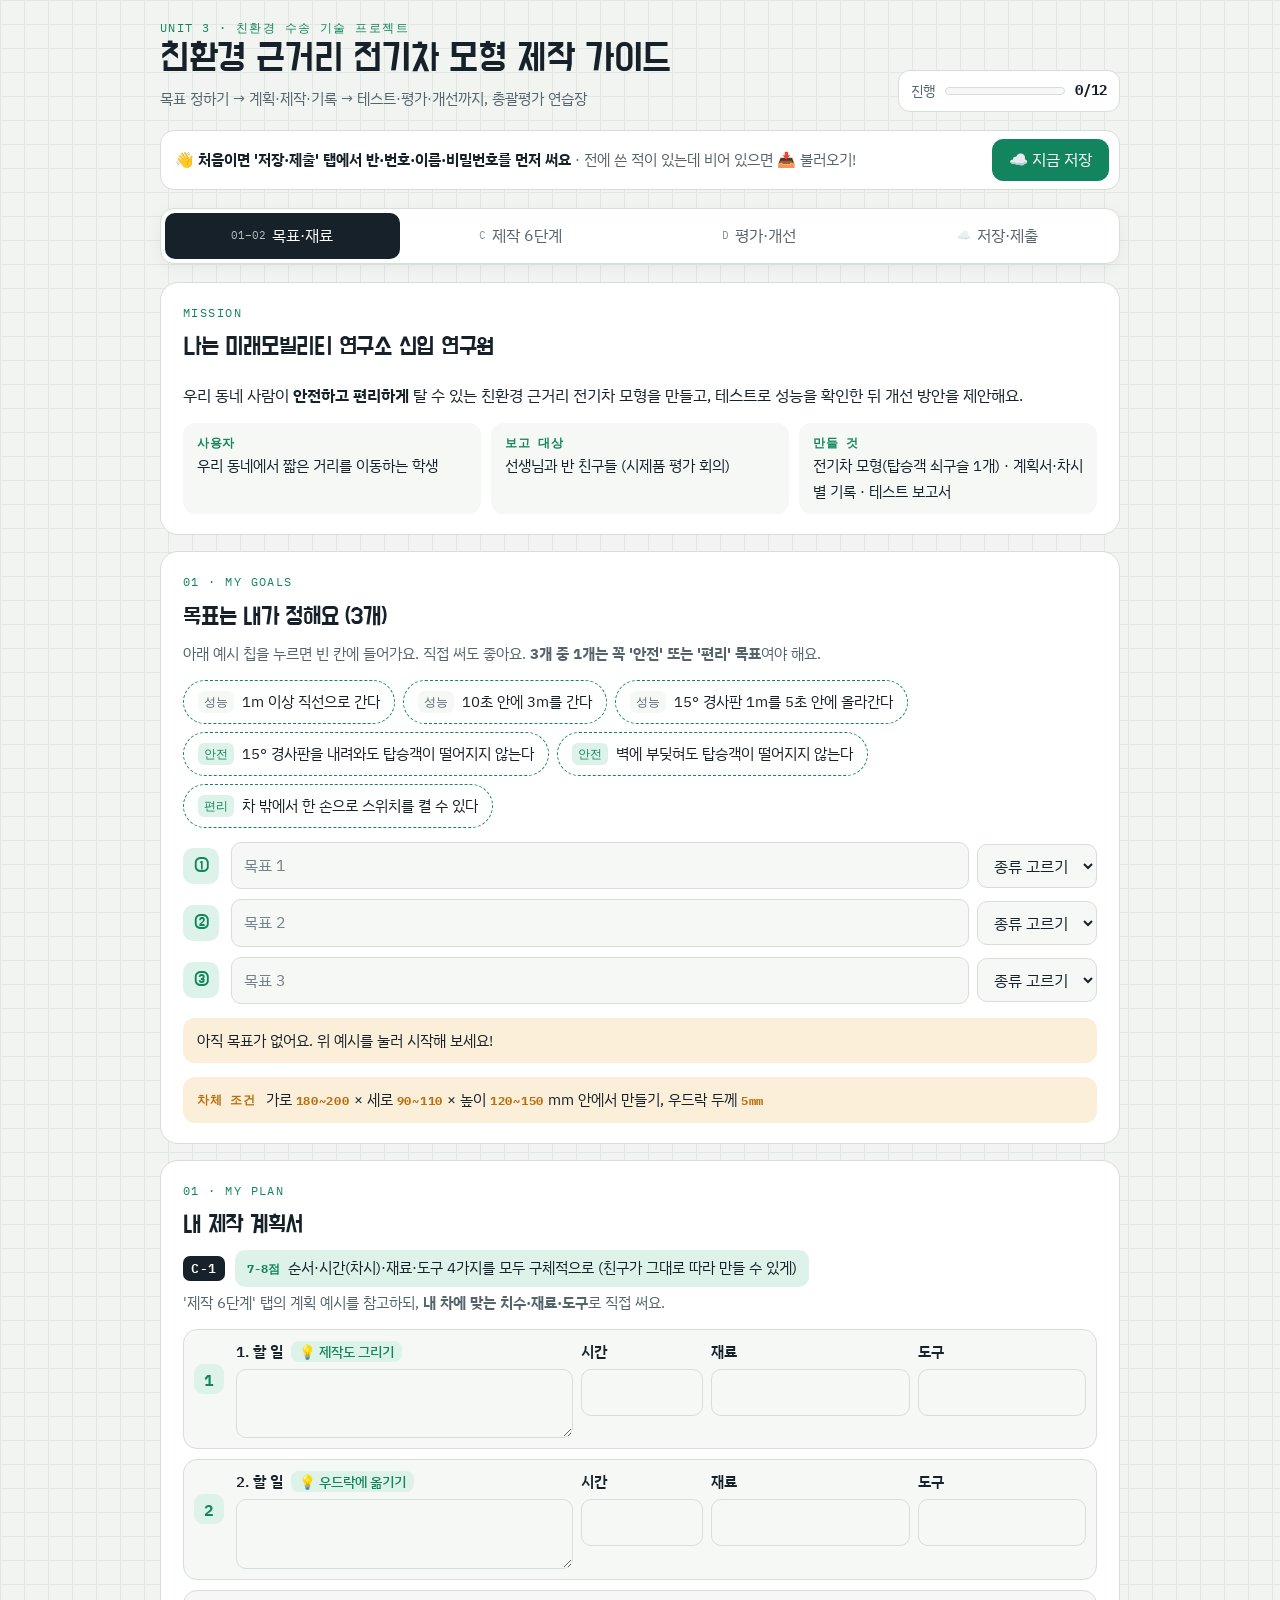
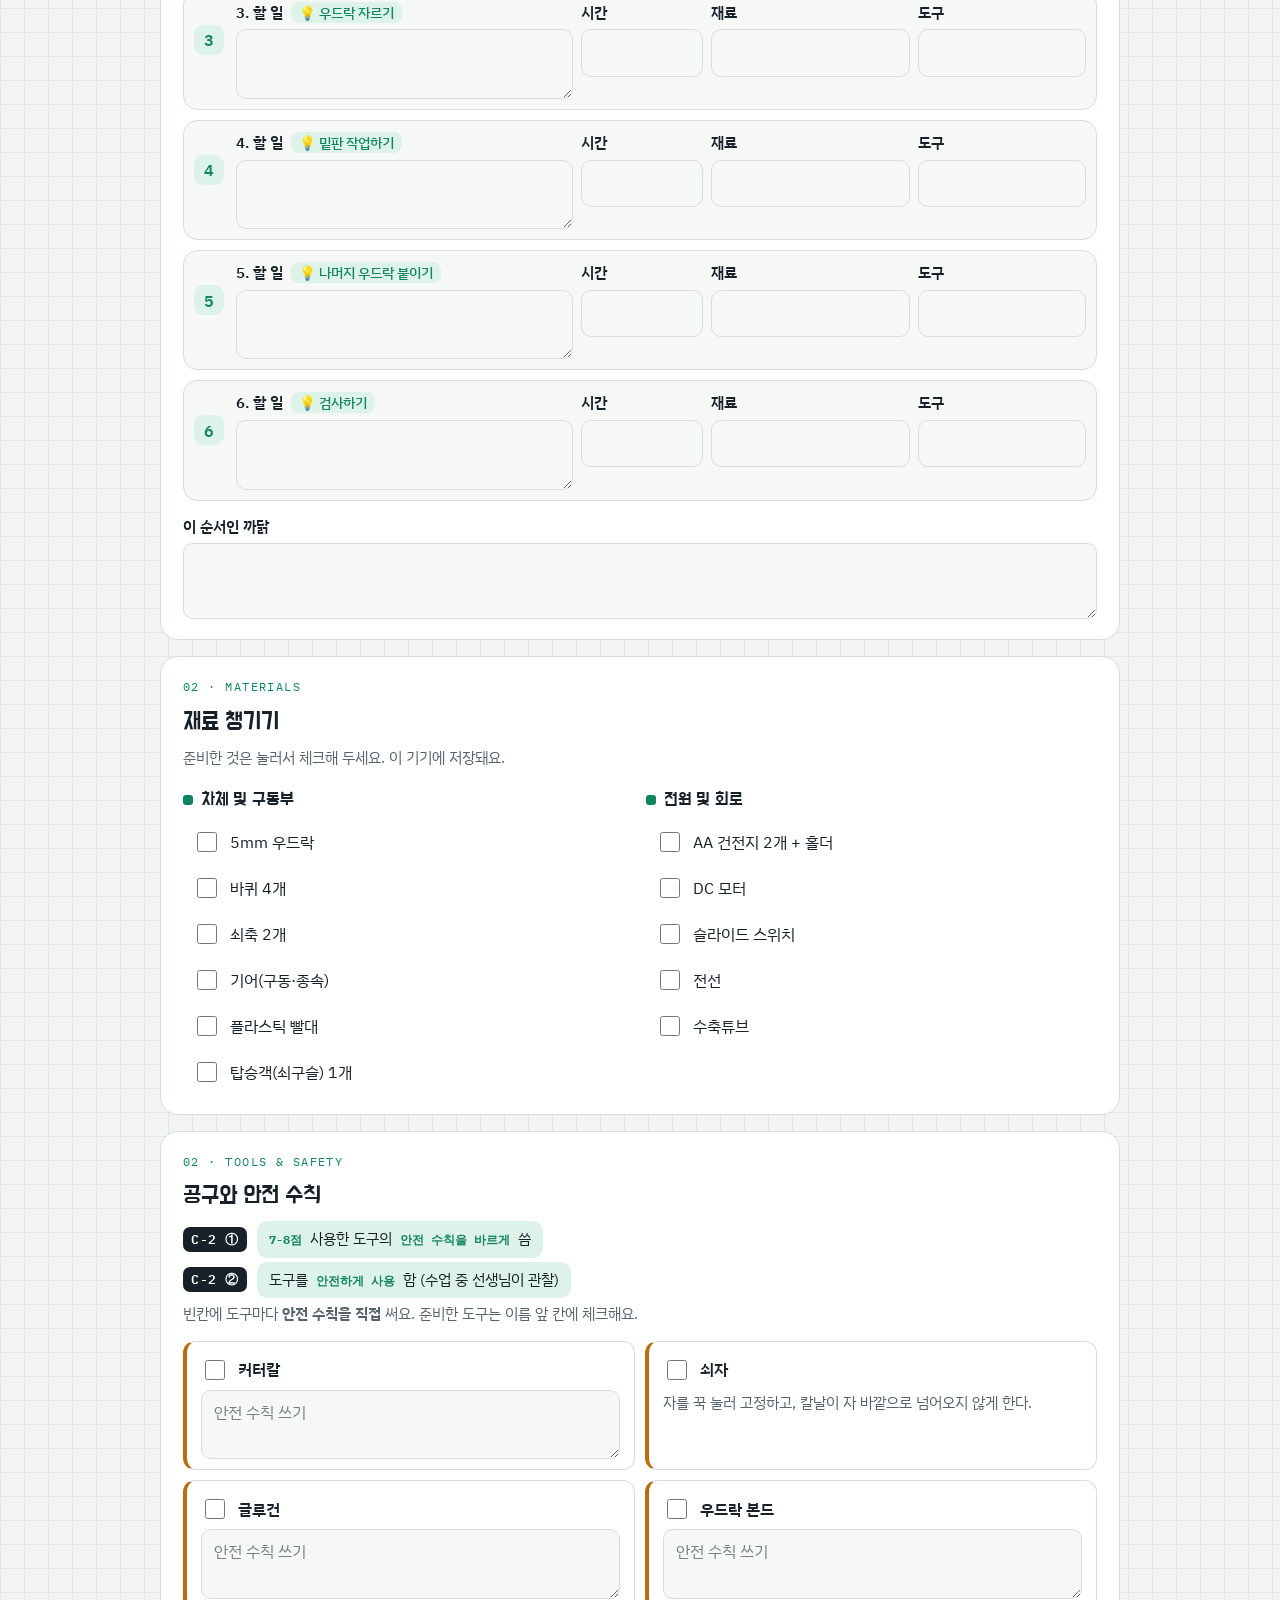
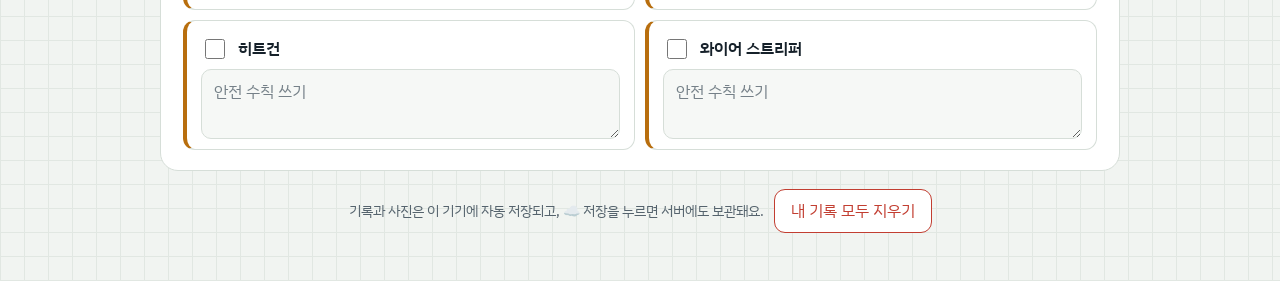
<file: ev-guide/index.html>
<!doctype html>
<html lang="ko">
<head>
<meta charset="utf-8">
<meta name="viewport" content="width=device-width,initial-scale=1,viewport-fit=cover">
<title>전기차 모형 제작 가이드</title>
<link rel="preconnect" href="https://fonts.googleapis.com">
<link rel="preconnect" href="https://fonts.gstatic.com" crossorigin>
<link rel="stylesheet" href="https://fonts.googleapis.com/css2?family=Do+Hyeon&family=IBM+Plex+Sans+KR:wght@400;500;600;700&family=IBM+Plex+Mono:wght@500;600&display=swap">
<style>
/* 모눈 작업대 위 '제작 카드'. 탭 3개(목표·재료 / 제작 6단계 / 평가·개선). 각 카드에 총괄평가 기준 배지(C-1~C-4, D-1~D-4) */
:root{
  --bg:#F1F4F1; --grid:#E1E7E2; --surface:#FFFFFF; --surface-2:#F6F8F6; --ink:#16212A; --sub:#55636D; --line:#D6DED8;
  --accent:#12855E; --accent-ink:#FFFFFF; --accent-soft:#DDF2E8;
  --caution:#B86E0E; --caution-soft:#FCEFD9; --bad:#C23E31; --bad-soft:#FADFDB;
  --draw:#24323C; --draw-soft:#9AA8B1; --hl:#12855E;
  --f-display:"Do Hyeon","Apple SD Gothic Neo",sans-serif;
  --f-body:"IBM Plex Sans KR","Apple SD Gothic Neo","Malgun Gothic",sans-serif;
  --f-mono:"IBM Plex Mono",ui-monospace,monospace;
  color-scheme:light;
}
@media (prefers-color-scheme: dark){:root:not([data-theme="light"]){
  --bg:#10161A; --grid:#1A2328; --surface:#172026; --surface-2:#1D272E; --ink:#E5ECE8; --sub:#9DAAB2; --line:#2A363D;
  --accent:#3CC48F; --accent-ink:#0C1A14; --accent-soft:#183329;
  --caution:#F0B04D; --caution-soft:#3A2D18; --bad:#F06A5B; --bad-soft:#3A1F1C;
  --draw:#D8E2DD; --draw-soft:#6E7E87; --hl:#3CC48F; color-scheme:dark;
}}
:root[data-theme="dark"]{
  --bg:#10161A; --grid:#1A2328; --surface:#172026; --surface-2:#1D272E; --ink:#E5ECE8; --sub:#9DAAB2; --line:#2A363D;
  --accent:#3CC48F; --accent-ink:#0C1A14; --accent-soft:#183329;
  --caution:#F0B04D; --caution-soft:#3A2D18; --bad:#F06A5B; --bad-soft:#3A1F1C;
  --draw:#D8E2DD; --draw-soft:#6E7E87; --hl:#3CC48F; color-scheme:dark;
}
*{box-sizing:border-box}
[hidden]{display:none!important}
html{-webkit-text-size-adjust:100%}
body{margin:0;background:var(--bg);color:var(--ink);font-family:var(--f-body);font-size:16px;line-height:1.7;
  background-image:linear-gradient(var(--grid) 1px,transparent 1px),linear-gradient(90deg,var(--grid) 1px,transparent 1px);background-size:24px 24px;
  padding-left:max(16px,env(safe-area-inset-left,0px));padding-right:max(16px,env(safe-area-inset-right,0px));padding-top:max(18px,env(safe-area-inset-top,0px));padding-bottom:max(48px,env(safe-area-inset-bottom,0px))}
.wrap{max-width:960px;margin:0 auto;display:flex;flex-direction:column;gap:18px}
h1,h2,h3{font-family:var(--f-display);font-weight:400;margin:0;text-wrap:balance;letter-spacing:-.01em}
p{margin:0}
.mono{font-family:var(--f-mono)}
.eyebrow{font-family:var(--f-mono);font-size:12px;letter-spacing:.12em;color:var(--accent);text-transform:uppercase}
button{font:inherit;cursor:pointer;color:inherit}
:focus-visible{outline:2px solid var(--accent);outline-offset:2px}

/* 머리 */
.head{display:flex;justify-content:space-between;align-items:flex-end;gap:12px 20px;flex-wrap:wrap}
.head h1{font-size:clamp(26px,4.4vw,38px);line-height:1.15}
.head .sub{color:var(--sub);font-size:15px;margin-top:4px}
.prog{display:flex;align-items:center;gap:10px;background:var(--surface);border:1px solid var(--line);border-radius:12px;padding:8px 12px;font-size:14px;color:var(--sub)}
.prog .bar{width:120px;height:8px;border-radius:4px;background:var(--surface-2);overflow:hidden;border:1px solid var(--line)}
.prog .bar i{display:block;height:100%;background:var(--accent);width:0;transition:width .3s}
.prog b{font-family:var(--f-mono);color:var(--ink)}

/* 탭 */
.tabs{position:sticky;top:env(safe-area-inset-top,0px);z-index:5;display:grid;grid-template-columns:repeat(4,1fr);gap:4px;background:var(--surface);border:1px solid var(--line);border-radius:14px;padding:4px;box-shadow:0 4px 16px rgba(0,0,0,.05)}
.tab{white-space:nowrap;border:0;background:transparent;border-radius:10px;min-height:46px;font-size:15.5px;color:var(--sub);display:flex;align-items:center;justify-content:center;gap:6px;padding:0 6px}
.tab .n{font-family:var(--f-mono);font-size:11px;opacity:.7}
.tab[aria-selected="true"]{background:var(--ink);color:var(--surface)}
.panel{display:flex;flex-direction:column;gap:16px}

.card{background:var(--surface);border:1px solid var(--line);border-radius:18px;padding:20px 22px;display:flex;flex-direction:column;gap:14px;min-width:0}
.card h2{font-size:24px}
.card h3{font-size:19px}
.note{font-size:14.5px;color:var(--sub)}
.ch{display:flex;flex-direction:column;gap:4px}

/* 기준 배지 + 7-8점 핵심 */
.crit{display:flex;flex-wrap:wrap;align-items:center;gap:6px 10px}
.badge{font-family:var(--f-mono);font-size:12.5px;font-weight:600;letter-spacing:.04em;background:var(--ink);color:var(--surface);border-radius:7px;padding:2px 8px;flex:none}
.top{font-size:14.5px;color:var(--ink);background:var(--accent-soft);border-radius:10px;padding:6px 12px;display:flex;gap:8px;align-items:baseline;min-width:0}
.top b{font-family:var(--f-mono);font-size:12px;color:var(--accent);flex:none}

/* 입력 공통 */
input[type=text],input[type=number],textarea,select{font:inherit;font-size:16px;color:var(--ink);background:var(--surface-2);border:1px solid var(--line);border-radius:10px;padding:9px 12px;width:100%;min-height:44px;min-width:0}
textarea{resize:vertical;min-height:76px;line-height:1.55}
input::placeholder,textarea::placeholder{color:var(--sub);opacity:.8}
.fl{display:flex;flex-direction:column;gap:4px;min-width:0}
.fl>span{font-size:14.5px;font-weight:600}
.btn{min-height:44px;border-radius:11px;border:1px solid var(--line);background:var(--surface);padding:0 16px;font-size:15.5px;display:inline-flex;align-items:center;justify-content:center;gap:6px}
.btn.primary{background:var(--accent);border-color:var(--accent);color:var(--accent-ink)}
.btn.warn{border-color:var(--bad);color:var(--bad)}
.btn:disabled{opacity:.4;cursor:default}
.row{display:flex;gap:8px;flex-wrap:wrap;align-items:center}

/* 과제 */
.brief{display:grid;grid-template-columns:repeat(3,minmax(0,1fr));gap:10px}
.brief div{background:var(--surface-2);border-radius:12px;padding:10px 14px;font-size:15px}
.brief b{display:block;font-family:var(--f-mono);font-size:12px;color:var(--accent);letter-spacing:.06em}

/* 목표 */
.chips{display:flex;flex-wrap:wrap;gap:8px}
.chip{min-height:44px;border:1px dashed var(--accent);background:var(--surface);color:var(--ink);border-radius:99px;padding:6px 14px;font-size:15px;text-align:left;display:inline-flex;align-items:center;gap:8px}
.chip em{flex:none;white-space:nowrap;font-style:normal;font-family:var(--f-mono);font-size:11.5px;border-radius:6px;padding:1px 6px;background:var(--surface-2);color:var(--sub)}
.chip em.s{background:var(--accent-soft);color:var(--accent)}
.chip:hover{background:var(--accent-soft)}
.goals{display:flex;flex-direction:column;gap:10px}
.goal{display:grid;grid-template-columns:40px minmax(0,1fr) 120px;gap:8px;align-items:center}
.goal .no{width:36px;height:36px;border-radius:10px;background:var(--accent-soft);color:var(--accent);font-family:var(--f-display);font-size:20px;display:grid;place-items:center}
.gwarn{border-radius:12px;padding:10px 14px;font-size:15px;background:var(--caution-soft)}
.gwarn.ok{background:var(--accent-soft)}
.req{background:var(--caution-soft);border-radius:12px;padding:10px 14px;font-size:15px;display:flex;gap:10px;align-items:flex-start}
.req b{flex:none;font-size:12px;font-family:var(--f-mono);color:var(--caution);margin-top:3px;letter-spacing:.06em}

/* 재료·공구 */
.mats{display:grid;grid-template-columns:repeat(2,minmax(0,1fr));gap:12px}
.mat h3{font-size:18px;display:flex;align-items:center;gap:8px;margin-bottom:4px}
.mat h3 i{width:10px;height:10px;border-radius:3px;background:var(--accent);display:inline-block}
.chk{display:flex;flex-direction:column;gap:2px}
.chk label{display:flex;align-items:center;gap:10px;padding:6px 10px;min-height:44px;border-radius:10px;cursor:pointer;font-size:15.5px}
.chk label:hover{background:var(--surface-2)}
.chk input{width:20px;height:20px;accent-color:var(--accent);flex:none}
.chk input:checked+span{color:var(--sub);text-decoration:line-through}
.tools{display:grid;grid-template-columns:repeat(2,minmax(0,1fr));gap:10px}
.tool{border:1px solid var(--line);border-left:4px solid var(--caution);border-radius:12px;padding:10px 14px;display:flex;flex-direction:column;gap:2px}
.tool label{display:flex;align-items:center;gap:10px;font-weight:600;min-height:36px;cursor:pointer}
.tool input{width:20px;height:20px;accent-color:var(--accent);flex:none}
.tool p{font-size:15px;color:var(--sub)}
.tool textarea{min-height:58px}
.dims{border-top:1px dashed var(--line);padding-top:12px;display:flex;flex-direction:column;gap:8px}
.dimrow{display:grid;grid-template-columns:repeat(3,minmax(0,1fr));gap:10px}
.vpick{display:flex;gap:8px;flex-wrap:wrap}
.vpick label{display:inline-flex;align-items:center;gap:6px;min-height:44px;border:1px solid var(--line);border-radius:99px;padding:0 14px;cursor:pointer;background:var(--surface)}
.vpick input{width:18px;height:18px;accent-color:var(--accent)}
.vpick label:has(input:checked){border-color:var(--accent);background:var(--accent-soft)}
.alert{border:2px solid var(--bad);background:var(--bad-soft);border-radius:12px;padding:10px 14px;font-size:15px}
.alert b{color:var(--bad)}

/* 로드맵 */
.road{display:grid;grid-template-columns:repeat(6,minmax(0,1fr));gap:8px}
.rs{border:1px solid var(--line);background:var(--surface);border-radius:14px;padding:12px 10px;text-align:left;display:flex;flex-direction:column;gap:2px;position:relative;min-width:0;min-height:44px}
.rs .no{font-family:var(--f-mono);font-size:11.5px;color:var(--sub)}
.rs .t{font-family:var(--f-display);font-size:17px;line-height:1.25}
.rs .d{font-size:13px;color:var(--sub);line-height:1.4}
.rs .tick{position:absolute;right:8px;top:8px;width:18px;height:18px;border-radius:50%;border:1.5px solid var(--line);display:grid;place-items:center;font-size:11px;color:transparent}
.rs .rec{position:absolute;right:30px;top:9px;width:9px;height:9px;border-radius:50%;background:transparent;border:1.5px solid var(--line)}
.rs.recd .rec{background:var(--caution);border-color:var(--caution)}
.rs.done .tick{background:var(--accent);border-color:var(--accent);color:var(--accent-ink)}
.rs[aria-current="true"]{border-color:var(--ink);box-shadow:inset 0 0 0 1px var(--ink)}
.legend{font-size:13.5px;color:var(--sub);display:flex;gap:14px;flex-wrap:wrap}
.legend i{display:inline-block;width:9px;height:9px;border-radius:50%;margin-right:5px;vertical-align:middle}

/* 계획 미니표 (C-1 4요소) */
.plan{display:grid;grid-template-columns:repeat(4,minmax(0,1fr));gap:8px}
.plan div{background:var(--surface-2);border:1px solid var(--line);border-radius:12px;padding:8px 12px;font-size:15px;min-width:0}
.plan b{display:block;font-family:var(--f-mono);font-size:11.5px;color:var(--accent);letter-spacing:.06em}
.why{font-size:14.5px;color:var(--sub)}
.why b{color:var(--ink)}

/* 단계 상세 */
.step{display:grid;grid-template-columns:minmax(0,1fr) minmax(0,1.05fr);gap:20px;align-items:start}
.fig{background:var(--surface-2);border:1px solid var(--line);border-radius:14px;padding:12px;margin:0;min-width:0}
.fig svg{display:block;width:100%;height:auto}
.fig svg text{font-family:var(--f-body);font-size:12.5px;fill:var(--sub)}
.fig svg .lbl{fill:var(--ink);font-weight:600}
.fig svg .hl{fill:var(--hl)}
.fig figcaption{font-size:14px;color:var(--sub);margin-top:6px}
.points{display:flex;flex-direction:column;gap:12px;counter-reset:pt}
.pt{display:grid;grid-template-columns:32px 1fr;gap:10px;align-items:start}
.pt::before{counter-increment:pt;content:counter(pt);width:28px;height:28px;border-radius:8px;background:var(--accent-soft);color:var(--accent);font-family:var(--f-mono);font-weight:600;display:grid;place-items:center;font-size:13px}
.pt h4{margin:0;font-size:16px;font-weight:600}
.pt p{font-size:15.5px;color:var(--sub)}
.flow{font-family:var(--f-mono);font-size:14px;background:var(--surface-2);border-radius:10px;padding:8px 12px;color:var(--ink)}
.log{border:1px dashed var(--caution);border-radius:14px;padding:14px 16px;display:flex;flex-direction:column;gap:10px;background:color-mix(in srgb,var(--caution-soft) 45%,var(--surface))}
.log3{display:grid;grid-template-columns:repeat(3,minmax(0,1fr));gap:10px}
.stepnav{display:flex;justify-content:space-between;gap:8px;flex-wrap:wrap;border-top:1px solid var(--line);padding-top:14px}

/* 변경 기록 / 자기점검 */
.ex{font-size:14.5px;background:var(--surface-2);border-radius:12px;padding:10px 14px;color:var(--sub)}
.ex b{color:var(--ink)}
.chg{display:grid;grid-template-columns:140px repeat(3,minmax(0,1fr));gap:8px;align-items:end;border-top:1px solid var(--line);padding-top:10px}
.self{display:flex;flex-direction:column;gap:8px}
.sr{display:grid;grid-template-columns:minmax(0,1fr) auto;gap:8px 12px;align-items:center;border-bottom:1px solid var(--line);padding-bottom:8px}
.stars{display:flex;gap:4px}
.stars label{position:relative}
.stars input{position:absolute;opacity:0;inset:0;width:100%;height:100%;margin:0;cursor:pointer}
.stars span{display:grid;place-items:center;min-width:56px;min-height:44px;border:1px solid var(--line);border-radius:10px;font-size:14px;color:var(--caution);background:var(--surface)}
.stars input:checked+span{background:var(--caution-soft);border-color:var(--caution);font-weight:700}
.stars input:focus-visible+span{outline:2px solid var(--accent);outline-offset:2px}
.fix{margin:0;padding-left:22px;display:flex;flex-direction:column;gap:4px;font-size:15.5px}
.fix li::marker{font-family:var(--f-mono);color:var(--accent)}

/* 평가 */
.eval{display:grid;grid-template-columns:minmax(0,1fr) minmax(0,1fr);gap:16px}
.tests{display:grid;grid-template-columns:repeat(2,minmax(0,1fr));gap:12px}
.tcard{border:1px solid var(--line);border-radius:14px;padding:14px 16px;display:flex;flex-direction:column;gap:10px;min-width:0}
.tcard h3{font-size:18px}
.set{display:grid;grid-template-columns:minmax(0,1fr) 92px 80px 72px;gap:8px;align-items:end}
.tri{display:grid;grid-template-columns:repeat(2,minmax(0,1fr));gap:8px}
.tri input{text-align:center;font-family:var(--f-mono);font-variant-numeric:tabular-nums}
.res{display:flex;align-items:center;gap:10px;flex-wrap:wrap;background:var(--surface-2);border-radius:12px;padding:10px 12px}
.res .avg{font-family:var(--f-mono);font-size:20px;font-variant-numeric:tabular-nums}
.res .avg small{font-size:12px;color:var(--sub);font-family:var(--f-body);display:block;line-height:1}
.verdict{display:inline-block;font-size:15px;font-weight:700;padding:5px 14px;border-radius:99px;background:var(--surface);color:var(--sub);border:1px solid var(--line)}
.verdict.ok{background:var(--accent-soft);color:var(--accent);border-color:var(--accent)}
.verdict.part{background:var(--caution-soft);color:var(--caution);border-color:var(--caution)}
.verdict.no{background:var(--bad-soft);color:var(--bad);border-color:var(--bad)}
.verdict.pop{animation:pop .45s cubic-bezier(.3,1.6,.5,1)}
@keyframes pop{0%{transform:scale(.7)}60%{transform:scale(1.12)}100%{transform:scale(1)}}
.reason{font-size:15.5px;border-left:3px solid var(--accent);padding:2px 0 2px 10px}
.reason:empty{display:none}
.rule{font-size:14.5px;color:var(--sub);display:flex;flex-wrap:wrap;gap:4px 14px}
.rule span::before{content:"";display:inline-block;width:9px;height:9px;border-radius:50%;margin-right:5px;vertical-align:middle;background:var(--c)}

.imps{display:grid;grid-template-columns:repeat(2,minmax(0,1fr));gap:12px}
.imp{background:var(--surface);border:1px solid var(--line);border-radius:16px;overflow:hidden;display:flex;flex-direction:column}
.imp .prob{background:var(--bad-soft);padding:10px 16px;font-size:15px}
.imp .prob b,.imp .sol b,.imp .eff b{display:block;font-family:var(--f-mono);font-size:11.5px;letter-spacing:.08em}
.imp .prob b{color:var(--bad)}
.imp .sol{padding:10px 16px;font-size:15px}
.imp .sol b{color:var(--sub)}
.imp .eff{background:var(--accent-soft);padding:10px 16px;font-size:15px}
.imp .eff b{color:var(--accent)}
.imp.mine{border-style:dashed}
.imp.mine .prob,.imp.mine .sol,.imp.mine .eff{display:flex;flex-direction:column;gap:4px}

.pflow{display:flex;flex-wrap:wrap;align-items:center;gap:6px}
.pflow span{background:var(--surface-2);border:1px solid var(--line);border-radius:10px;padding:6px 12px;font-weight:600}
.pflow i{font-style:normal;color:var(--accent);font-weight:700}
.map{display:grid;grid-template-columns:repeat(4,minmax(0,1fr));gap:8px}
.map div{border:1px solid var(--line);border-radius:12px;padding:8px 12px;text-align:center;font-size:15px}
.map small{display:block;color:var(--sub);font-size:13px}
.map b{display:block;color:var(--accent)}
.two{display:grid;grid-template-columns:repeat(2,minmax(0,1fr));gap:10px}

.outro{background:var(--ink);color:var(--surface);border-radius:18px;padding:22px;display:flex;flex-direction:column;gap:8px}
.outro h2{font-size:26px}
.outro .eyebrow{color:color-mix(in srgb,var(--surface) 65%,transparent)}
.tags{display:flex;gap:8px;flex-wrap:wrap}
.tags span{font-family:var(--f-mono);font-size:13px;border:1px solid color-mix(in srgb,var(--surface) 30%,transparent);border-radius:99px;padding:2px 10px}
.foot{display:flex;justify-content:center;align-items:center;gap:10px;flex-wrap:wrap;font-size:14px;color:var(--sub)}

/* 서버 저장 막대 */
.cloud{display:flex;align-items:center;gap:8px 12px;flex-wrap:wrap;background:var(--surface);border:1px solid var(--line);border-radius:14px;padding:8px 10px 8px 14px;font-size:15px}
.cloud .st{flex:1 1 220px;min-width:0;color:var(--sub)}
.cloud .st b{color:var(--ink)}
.cloud.dirty{border-color:var(--caution);background:var(--caution-soft)}
.cloud.clean{border-color:var(--accent)}
.cloud .btn{min-height:42px}
.btnrow{display:flex;gap:8px;flex-wrap:wrap}
.btnrow .btn{flex:1 1 180px;min-height:52px;font-size:16.5px}
/* 내 계획서 */
.myplan{display:flex;flex-direction:column;gap:10px}
.prow{display:grid;grid-template-columns:34px minmax(0,2.2fr) minmax(0,.8fr) minmax(0,1.3fr) minmax(0,1.1fr);gap:8px;align-items:start;background:var(--surface-2);border:1px solid var(--line);border-radius:14px;padding:10px}
.prow .pn{width:30px;height:30px;border-radius:9px;background:var(--accent-soft);color:var(--accent);font-family:var(--f-mono);font-weight:600;display:grid;place-items:center;margin-top:24px}
.prow textarea{min-height:64px}
/* 제출 */
.idrow{display:grid;grid-template-columns:repeat(4,minmax(0,1fr));gap:10px}
.photos{display:grid;grid-template-columns:repeat(3,minmax(0,1fr));gap:12px}
.photos.one{grid-template-columns:minmax(0,320px)}
.photo{position:relative;display:flex;flex-direction:column;gap:6px;align-items:stretch;cursor:pointer}
.photo .ttl{font-family:var(--f-display);font-size:19px}
.photo .box{aspect-ratio:4/3;border:2px dashed var(--line);border-radius:14px;background:var(--surface-2);display:grid;place-items:center;overflow:hidden;color:var(--sub);font-size:14.5px;text-align:center;padding:8px;transition:border-color .2s,transform .2s}
.photo:hover .box{border-color:var(--accent);transform:translateY(-2px)}
.photo .box img{width:100%;height:100%;object-fit:cover;display:block}
.photo.has .box{border-style:solid;border-color:var(--accent);padding:0}
.photo input{position:absolute;inset:0;opacity:0;cursor:pointer}
.photo input:focus-visible+.box{outline:2px solid var(--accent);outline-offset:2px}
.phwrap{display:flex;flex-direction:column;gap:6px;min-width:0}
.phdel{min-height:40px;font-size:14.5px;color:var(--bad);border-color:var(--bad)}
.sendlist{list-style:none;margin:0;padding:0;display:grid;grid-template-columns:repeat(3,minmax(0,1fr));gap:8px}
.sendlist .b{white-space:nowrap}
.sendlist li{display:flex;align-items:center;gap:8px;background:var(--surface-2);border:1px solid var(--line);border-radius:12px;padding:8px 12px;font-size:15px}
.sendlist .b{font-family:var(--f-mono);font-size:12px;font-weight:600;background:var(--ink);color:var(--surface);border-radius:6px;padding:1px 6px}
.sendlist .n{margin-left:auto;font-family:var(--f-mono);font-size:13.5px;color:var(--sub)}
.sendlist li.full{border-color:var(--accent);background:var(--accent-soft)}
.sendlist li.full .n{color:var(--accent);font-weight:600}
.sendbtn{min-height:56px;font-size:18px;font-family:var(--f-display);border-radius:14px}
.sendbtn:active{transform:scale(.96)}
.smsg{border-radius:12px;padding:12px 14px;font-size:15.5px}
.smsg.ok{background:var(--accent-soft);color:var(--ink);animation:pop .35s}
.smsg.err{background:var(--bad-soft);color:var(--ink)}
.smsg.wait{background:var(--surface-2);color:var(--sub)}
@media (max-width:820px){
  .road{grid-template-columns:repeat(3,minmax(0,1fr))}
  .step,.eval,.tests{grid-template-columns:1fr}
  .plan,.map{grid-template-columns:repeat(2,minmax(0,1fr))}
  .chg{grid-template-columns:1fr 1fr}
  .chg .fl:first-child{grid-column:1/-1}
}
@media (max-width:820px){.idrow{grid-template-columns:1fr 1fr}.sendlist{grid-template-columns:1fr 1fr}.prow{grid-template-columns:34px minmax(0,1fr) minmax(0,1fr)}.prow .fl:nth-child(2){grid-column:2/-1}.prow .pn{margin-top:0}}
@media (max-width:600px){
  .photos{grid-template-columns:1fr}.sendlist{grid-template-columns:1fr}
  .brief,.mats,.tools,.imps,.log3,.two,.chg{grid-template-columns:1fr}
  .road{grid-template-columns:repeat(2,minmax(0,1fr))}
  .card{padding:16px}
  .tab{font-size:14px;padding:0 2px}
  .tab .n{display:none}
  .prog .bar{width:70px}
  .goal{grid-template-columns:36px minmax(0,1fr)}
  .goal select{grid-column:2}
  .set{grid-template-columns:1fr 1fr}
  .set .fl:first-child{grid-column:1/-1}
  .sr{grid-template-columns:1fr}
}
@media (prefers-reduced-motion:reduce){*{transition:none!important;animation:none!important}}
</style>
</head>
<body>
<div class="wrap">
  <header class="head">
    <div>
      <div class="eyebrow">Unit 3 · 친환경 수송 기술 프로젝트</div>
      <h1>친환경 근거리 전기차 모형 제작 가이드</h1>
      <p class="sub">목표 정하기 → 계획·제작·기록 → 테스트·평가·개선까지, 총괄평가 연습장</p>
    </div>
    <div class="prog" aria-live="polite">진행 <div class="bar"><i id="progBar"></i></div><b id="progTx">0/12</b></div>
  </header>

  <div class="cloud" id="cloud" role="status" aria-live="polite"><span class="st" id="cloudSt">☁️ 서버 저장 확인 중…</span><button type="button" class="btn primary" id="cloudBtn">☁️ 지금 저장</button></div>

  <nav class="tabs" role="tablist" aria-label="가이드 영역">
    <button class="tab" role="tab" id="t-plan" aria-controls="p-plan" aria-selected="true"><span class="n">01–02</span>목표·재료</button>
    <button class="tab" role="tab" id="t-make" aria-controls="p-make" aria-selected="false"><span class="n">C</span>제작 6단계</button>
    <button class="tab" role="tab" id="t-eval" aria-controls="p-eval" aria-selected="false"><span class="n">D</span>평가·개선</button>
    <button class="tab" role="tab" id="t-send" aria-controls="p-send" aria-selected="false"><span class="n">☁️</span>저장·제출</button>
  </nav>

  <!-- ───────── 목표·재료 ───────── -->
  <section class="panel" id="p-plan" role="tabpanel" aria-labelledby="t-plan">
    <div class="card">
      <div class="ch"><div class="eyebrow">Mission</div><h2>나는 미래모빌리티 연구소 신입 연구원</h2></div>
      <p>우리 동네 사람이 <b>안전하고 편리하게</b> 탈 수 있는 친환경 근거리 전기차 모형을 만들고, 테스트로 성능을 확인한 뒤 개선 방안을 제안해요.</p>
      <div class="brief">
        <div><b>사용자</b>우리 동네에서 짧은 거리를 이동하는 학생</div>
        <div><b>보고 대상</b>선생님과 반 친구들 (시제품 평가 회의)</div>
        <div><b>만들 것</b>전기차 모형(탑승객 쇠구슬 1개) · 계획서·차시별 기록 · 테스트 보고서</div>
      </div>
    </div>

    <div class="card">
      <div class="ch"><div class="eyebrow">01 · My Goals</div><h2>목표는 내가 정해요 (3개)</h2>
        <p class="note">아래 예시 칩을 누르면 빈 칸에 들어가요. 직접 써도 좋아요. <b>3개 중 1개는 꼭 '안전' 또는 '편리' 목표</b>여야 해요.</p></div>
      <div class="chips" id="chips"></div>
      <div class="goals" id="goals"></div>
      <div class="gwarn" id="gwarn" role="status"></div>
      <div class="req"><b>차체 조건</b><span>가로 <b>180~200</b> × 세로 <b>90~110</b> × 높이 <b>120~150</b> mm 안에서 만들기, 우드락 두께 <b>5mm</b></span></div>
    </div>

    <div class="card">
      <div class="ch"><div class="eyebrow">01 · My Plan</div><h2>내 제작 계획서</h2>
        <div class="crit"><span class="badge">C-1</span><span class="top"><b>7-8점</b>순서·시간(차시)·재료·도구 4가지를 모두 구체적으로 (친구가 그대로 따라 만들 수 있게)</span></div>
        <p class="note">'제작 6단계' 탭의 계획 예시를 참고하되, <b>내 차에 맞는 치수·재료·도구</b>로 직접 써요.</p></div>
      <div class="myplan" id="myplan"></div>
      <label class="fl"><span>이 순서인 까닭</span><textarea data-k="plwhy" ></textarea></label>
    </div>

    <div class="card">
      <div class="ch"><div class="eyebrow">02 · Materials</div><h2>재료 챙기기</h2><p class="note">준비한 것은 눌러서 체크해 두세요. 이 기기에 저장돼요.</p></div>
      <div class="mats" id="mats"></div>
    </div>

    <div class="card">
      <div class="ch"><div class="eyebrow">02 · Tools &amp; Safety</div><h2>공구와 안전 수칙</h2>
        <div class="crit"><span class="badge">C-2 ①</span><span class="top"><b>7-8점</b>사용한 도구의 <b>안전 수칙을 바르게</b> 씀</span></div><div class="crit"><span class="badge">C-2 ②</span><span class="top">도구를 <b>안전하게 사용</b>함 (수업 중 선생님이 관찰)</span></div>
        <p class="note">빈칸에 도구마다 <b>안전 수칙을 직접</b> 써요. 준비한 도구는 이름 앞 칸에 체크해요.</p></div>
      <div class="tools" id="tools"></div>
    </div>
  </section>

  <!-- ───────── 제작 6단계 ───────── -->
  <section class="panel" id="p-make" role="tabpanel" aria-labelledby="t-make" hidden>
    <div class="card">
      <div class="ch"><div class="eyebrow">C · Process Roadmap</div><h2>6단계 제작 공정</h2>
        <div class="crit"><span class="badge">C-1</span><span class="top"><b>7-8점</b>순서·시간(차시)·재료·도구 4가지를 모두 구체적으로 + 이 순서인 까닭</span></div></div>
      <p class="note">각 단계의 '계획 예시'를 내 계획서 6행의 모범으로 삼아요. 차시는 예시이니 내 계획에 맞게 바꿔 써요.</p>
      <div class="road" id="road"></div>
      <div class="legend"><span><i style="background:var(--accent)"></i>완료 표시</span><span><i style="background:var(--caution)"></i>오늘의 기록 3칸 다 씀</span></div>
    </div>
    <article class="card" id="detail"></article>

    <div class="card">
      <div class="ch"><div class="eyebrow">C-4 · Changes</div><h2>바꾼 점 기록</h2>
        <div class="crit"><span class="badge">C-4</span><span class="top"><b>7-8점</b> 디자인과 계획에서 바꾼 점을 <b>2가지 이상</b> 쓰고, <b>바꾼 이유</b>를 함께 작성</span></div></div>
      <div id="chg"></div>
      <p class="note">구분: 디자인 변경 = 모양·크기·재료 / 계획 변경 = 순서·시간·도구</p>
    </div>

    <div class="card">
      <div class="ch"><div class="eyebrow">C-3 · Solution</div><h2>완성품 점검</h2>
        <div class="crit"><span class="badge">C-3</span><span class="top"><b>7-8점</b>4가지 모두 만족: ① 계획서에 따라 끝까지 완성 ② 목표한 대로 작동 ③ 접착·배선이 단단하고 마무리가 깔끔 ④ 앞·옆·위 모습을 이름표와 함께</span></div></div>
      <div class="self" id="self"></div>
      <div class="dims"><div class="crit"><span class="badge">C-2 ③</span><span class="top"><b>치수대로 정확하게</b> 자르고 맞춤 — 완성한 차를 자로 재서 써요</span></div>
        <div class="dimrow">
          <label class="fl"><span>가로 (mm)</span><input type="number" inputmode="decimal" data-k="dimW"></label>
          <label class="fl"><span>세로 (mm)</span><input type="number" inputmode="decimal" data-k="dimD"></label>
          <label class="fl"><span>높이 (mm)</span><input type="number" inputmode="decimal" data-k="dimH"></label>
        </div>
        <p class="note">조건: 가로 180~200 × 세로 90~110 × 높이 120~150 mm <span id="dimOk"></span></p>
      </div>
      <div class="ch"><h3>안 움직일 때 점검 순서</h3><p class="note">가장 먼저 <b>회로(전기 통로)</b>! 전기가 안 통하면 스위치도 모터도 작동할 수 없어요.</p></div>
      <ol class="fix">
        <li>건전지 +, − 방향이 맞나요?</li>
        <li>전선이 빠지거나 끊어진 곳은 없나요?</li>
        <li>모터는 도는데 기어가 서로 맞물려 있나요?</li>
        <li>바퀴가 차체에 닿아서 걸리지 않나요?</li>
      </ol>
    </div>
  </section>

  <!-- ───────── 평가·개선 ───────── -->
  <section class="panel" id="p-eval" role="tabpanel" aria-labelledby="t-eval" hidden>
    <div class="card">
      <div class="ch"><div class="eyebrow">D-1 · Test Design</div><h2>테스트 방법 정하기</h2>
        <div class="crit"><span class="badge">D-1</span><span class="top"><b>7-8점</b> <b>서로 다른</b> 테스트 방법 <b>2가지 이상</b>을 정하고, 각각 <b>무엇을·어떻게·몇 번</b> 잴지 모두 구체적으로</span></div>
        </div>
      <div class="eval">
        <figure class="fig">
          <svg viewBox="0 0 360 260" role="img" aria-label="평평한 바닥 3m를 가는 시간과 경사판 1m를 오르는 시간을 초시계로 재는 그림">
            <text x="20" y="22" class="lbl">테스트 ① 평평한 바닥 3m</text>
            <line x1="20" y1="96" x2="340" y2="96" stroke="var(--draw)" stroke-width="2"/>
            <line x1="40" y1="56" x2="40" y2="104" stroke="var(--accent)" stroke-width="2"/><text x="26" y="118">출발</text>
            <line x1="320" y1="56" x2="320" y2="104" stroke="var(--bad)" stroke-width="2"/><text x="304" y="118">3m 도착</text>
            <path d="M48 76 h268" stroke="var(--draw-soft)" stroke-dasharray="4 4"/><path d="M310 70 l8 6 l-8 6" fill="none" stroke="var(--draw-soft)" stroke-width="1.5"/>
            <g transform="translate(66 72)"><rect x="0" y="-14" width="40" height="18" rx="5" fill="var(--draw)"/><circle cx="9" cy="6" r="6" fill="var(--draw)"/><circle cx="31" cy="6" r="6" fill="var(--draw)"/></g>
            <g transform="translate(170 46)"><circle r="15" fill="var(--surface)" stroke="var(--accent)" stroke-width="2"/><path d="M0 -8 v8 l6 4" fill="none" stroke="var(--accent)" stroke-width="2" stroke-linecap="round"/><rect x="-4" y="-21" width="8" height="5" rx="1" fill="var(--accent)"/></g>
            <text x="194" y="50" class="hl">걸린 시간(초)</text>
            <text x="20" y="152" class="lbl">테스트 ② 15° 경사판 1m</text>
            <path d="M30 236 L330 236 L330 160 Z" fill="var(--surface-2)" stroke="var(--draw)" stroke-width="2"/>
            <line x1="60" y1="236" x2="60" y2="222" stroke="var(--accent)" stroke-width="2"/><text x="46" y="252">출발</text>
            <line x1="290" y1="176" x2="290" y2="192" stroke="var(--bad)" stroke-width="2"/><text x="262" y="208">1m 선</text>
            <path d="M232 214 a26 26 0 0 0 -4 -16" fill="none" stroke="var(--draw-soft)" stroke-width="1.5"/><text x="204" y="226">15°</text>
            <g transform="translate(120 208) rotate(-14)"><rect x="0" y="-14" width="40" height="18" rx="5" fill="var(--draw)"/><circle cx="9" cy="6" r="6" fill="var(--draw)"/><circle cx="31" cy="6" r="6" fill="var(--draw)"/></g>
            <g transform="translate(262 146)"><circle r="15" fill="var(--surface)" stroke="var(--accent)" stroke-width="2"/><path d="M0 -8 v8 l6 4" fill="none" stroke="var(--accent)" stroke-width="2" stroke-linecap="round"/><rect x="-4" y="-21" width="8" height="5" rx="1" fill="var(--accent)"/></g>
            <text x="166" y="170" class="hl">오른 시간(초)</text>
          </svg>
          <figcaption>시간은 초시계로 재요. 같은 조건에서 2번씩 재고 평균을 내요.</figcaption>
        </figure>
        <div class="points">
          <div class="pt"><div><h4>목표 하나에 테스트 하나</h4><p>내 목표 ①②③ 중 2개 이상을 골라, 서로 다른 것을 재는 테스트를 만들어요.</p></div></div>
          <div class="pt"><div><h4>무엇을 · 단위까지</h4><p>"잘 가나?" 대신 "이동 거리(m)", "걸린 시간(초)"처럼 숫자로 재는 것을 정해요. 눈으로 보는 것보다 정확해요.</p></div></div>
          <div class="pt"><div><h4>같은 방법으로 2번</h4><p>한 번은 우연일 수 있어요. 같은 출발선·같은 바닥에서 2번 재고 평균을 내요.</p></div></div>
        </div>
      </div>
      <div class="tests" id="tdesign"></div>
    </div>

    <div class="card">
      <div class="ch"><div class="eyebrow">D-2 · Results</div><h2>테스트 결과와 성과 분석</h2>
        <div class="crit"><span class="badge">D-2</span><span class="top"><b>7-8점</b> 실제로 테스트한 <b>결과(숫자)를 근거로</b>, 목표(디자인 사양)를 <b>얼마나 달성했는지 모두</b> 정리</span></div>

        </div>
      <div class="rule"><span style="--c:var(--accent)">달성 = 2회 모두 통과</span><span style="--c:var(--caution)">부분 달성 = 평균은 통과, 못 통과한 회차 있음</span><span style="--c:var(--bad)">미달성 = 평균이 통과 못함</span></div>
      <p class="note">재는 것·단위·목표 기준을 내 테스트에 맞게 쓰고 2회 결과를 넣어요. 평균은 자동으로 계산돼요. <b>달성 정도와 그렇게 판단한 까닭은 내가 직접</b> 골라 쓰고 써요.</p>
      <div class="tests" id="tres"></div>
      <div class="row"><button class="btn warn" id="resetT" type="button">기록표 지우기</button></div>

      <label class="fl"><span>종합 정리 — 목표를 얼마나 달성했나요? 이 결과를 믿을 수 있나요(오차·아쉬운 점)?</span>
        <textarea data-k="overall" ></textarea></label>
    </div>

    <div class="card">
      <div class="ch"><div class="eyebrow">D-3 · Improvements</div><h2>개선 방안</h2>
        <div class="crit"><span class="badge">D-3</span><span class="top"><b>7-8점</b> 테스트 결과를 바탕으로 개선 방법 <b>2가지 이상</b>을 <b>무엇을·어떻게</b> 바꿀지 구체적으로</span></div>
        </div>
      <div class="imps" id="mimp"></div>
    </div>

    <div class="card">
      <div class="ch"><div class="eyebrow">D-4 · Reflection &amp; Impact</div><h2>자기성찰 및 사용자에게 미치는 영향</h2>
        <div class="crit"><span class="badge">D-4</span><span class="top"><b>7-8점</b> 제품이 사용자에게 주는 <b>영향 2가지</b>를 구체적으로 (좋은 점·아쉬운 점과 그 까닭)</span></div>
        <p class="note">배운 점과 다음에 다르게 해 보고 싶은 점도 함께 써서 스스로 돌아봐요.</p>
        </div>
      <div class="ch"><h3>움직이는 원리</h3>
        <div class="pflow" aria-label="건전지에서 스위치, 모터, 기어를 거쳐 바퀴로"><span>건전지</span><i>→</i><span>스위치</span><i>→</i><span>모터</span><i>→</i><span>기어</span><i>→</i><span>바퀴</span></div></div>
      <div class="ch"><h3>모형 부품 ↔ 실제 전기차 부품</h3>
        <div class="map"><div><small>건전지</small><b>배터리</b></div><div><small>스위치</small><b>가속 페달</b></div><div><small>모터</small><b>구동 모터</b></div><div><small>기어</small><b>감속기</b></div></div></div>
      <div class="two">
        <label class="fl"><span>좋은 점과 까닭</span><textarea data-k="d4good" ></textarea></label>
        <label class="fl"><span>아쉬운 점과 까닭</span><textarea data-k="d4bad" ></textarea></label>
        <label class="fl"><span>더 안전·편리하려면 바꿀 점</span><textarea data-k="d4change" ></textarea></label>
        <label class="fl"><span>배운 점 · 다음에 다르게 할 점</span><textarea data-k="d4learn" ></textarea></label>
      </div>
    </div>

    <div class="outro">
      <div class="eyebrow">Sustainable Mobility</div>
      <h2>더 안전하고 편리한 친환경 이동</h2>
      <p>과학과 기술의 혁신으로, 사람의 몸과 쓰임을 생각한 수송 시스템을 설계해요.</p>
      <div class="tags"><span>#친환경에너지</span><span>#수송기술</span><span>#IB디자인</span></div>
    </div>
  </section>

  <!-- ───────── 제출 ───────── -->
  <section class="panel" id="p-send" role="tabpanel" aria-labelledby="t-send" hidden>
    <div class="card">
      <div class="ch"><div class="eyebrow">Save · 내 정보와 저장</div><h2>매시간 저장하고, 언제든 불러와요</h2>
        <p class="note"><b>☁️ 저장</b>하면 지금까지 쓴 내용과 사진이 선생님 서버에 보관돼요. 수업이 끝나기 전에 꼭 저장! 다음 시간에 다른 기기를 쓰더라도 <b>📥 불러오기</b>로 이어서 고치고 다시 쓸 수 있어요.</p></div>
      <div class="idrow">
        <label class="fl"><span>반</span><select data-k="sbban"><option value="">반 고르기</option></select></label>
        <label class="fl"><span>번호</span><select data-k="sbno"><option value="">번호 고르기</option></select></label>
        <label class="fl"><span>이름</span><input type="text" data-k="sbname" maxlength="20" autocomplete="off" placeholder="이름"></label>
        <label class="fl"><span>내 비밀번호 (숫자 4자리)</span><input type="password" id="sbpin" inputmode="numeric" maxlength="4" autocomplete="off" placeholder="●●●●"><span style="font-weight:400;font-size:14px;display:flex;gap:6px;align-items:center;min-height:32px"><input type="checkbox" id="pinKeep" checked style="width:18px;height:18px;accent-color:var(--accent)">내 크롬북이라 기억하기</span></label>
      </div>
      <p class="note">비밀번호는 <b>처음 저장할 때 정하고</b>, 저장·불러오기·제출 때 같은 번호를 써요. 다른 친구가 내 기록을 덮어쓰거나 가져가지 못하게 지켜 줘요. 잊었으면 선생님께 말해요. 반·번호·이름·비밀번호를 한 번 써 두면, <b>고칠 때마다 1분 뒤 선생님 드라이브에 자동 저장</b>되고 창을 닫을 때도 저장돼요.</p>
      <div class="btnrow">
        <button type="button" class="btn primary" id="saveBtn">☁️ 저장하기</button>
        <button type="button" class="btn" id="loadBtn">📥 저장한 것 불러오기</button>
      </div>
      <div class="smsg" id="saveMsg" role="status" aria-live="polite" hidden></div>
    </div>

    <div class="card">
      <div class="ch"><div class="eyebrow">C-3 ④ · Photos</div><h2>완성품 사진 (앞·옆·위)</h2>
        <div class="crit"><span class="badge">C-3 ④</span><span class="top">앞·옆·위 모습을 <b>이름표</b>(차체·모터·기어·건전지 위치)와 함께 보여 줌</span></div>
        <p class="note">칸을 누르면 카메라나 앨범이 열려요. 고른 사진은 이 기기에 남고, 저장할 때 서버로 가요. 사진을 바꾸고 싶으면 그 칸을 다시 눌러 새로 고르면 돼요.</p></div>
      <div class="photos" id="photos"></div>
    </div>

    <div class="card">
      <div class="ch"><div class="eyebrow">Final · 최종 제출</div><h2>다 끝났으면 최종 제출</h2><p class="note">최종 제출하면 선생님께 <b>학습지 PDF</b>가 만들어져요. 빈 곳이 있어도 제출할 수 있지만, 채울수록 점수에 가까워져요. 제출한 뒤에도 고쳐서 다시 제출할 수 있어요.</p></div>
      <ul class="sendlist" id="sendlist"></ul>
      <button type="button" class="btn primary sendbtn" id="sendBtn">📮 최종 제출하기 (학습지 PDF)</button>
      <div class="smsg" id="sendMsg" role="status" aria-live="polite" hidden></div>
    </div>
  </section>

  <div class="foot"><span>기록과 사진은 이 기기에 자동 저장되고, ☁️ 저장을 누르면 서버에도 보관돼요.</span><button class="btn warn" id="wipe" type="button">내 기록 모두 지우기</button></div>
</div>

<script>
const $=id=>document.getElementById(id);
const PFX="evg:";
const ls={get(k){try{return localStorage.getItem(k)}catch(e){return null}},set(k,v){try{localStorage.setItem(k,v)}catch(e){}},del(k){try{localStorage.removeItem(k)}catch(e){}}};
const val=k=>ls.get(PFX+k)||"";
const save=(k,v)=>ls.set(PFX+k,v);

/* 두 번 눌러 확인 */
function twoTap(btn,label,action){
  let armed=0,t;
  btn.addEventListener("click",()=>{
    if(!armed){armed=1;btn.textContent="한 번 더 누르면 지워져요";t=setTimeout(()=>{armed=0;btn.textContent=label;},3000);return;}
    clearTimeout(t);armed=0;btn.textContent=label;action();
  });
}

/* data-k 입력칸: 값 채우기 + 자동 저장 */
function fill(root){
  root.querySelectorAll("[data-k]").forEach(el=>{
    const v=val(el.dataset.k);
    if(el.type==="radio") el.checked=(v===el.value); else el.value=v;
  });
}
document.addEventListener("input",e=>{
  const el=e.target; if(!el.dataset||!el.dataset.k) return;
  if(el.type==="radio"&&!el.checked) return;
  save(el.dataset.k,el.value);
  if(el.dataset.k.startsWith("g")) checkGoals();
  if(el.dataset.k.startsWith("t")) updateTests();
  if(el.dataset.k.startsWith("rec")) {renderRoad();}
});
document.addEventListener("change",e=>{
  const el=e.target; if(el.type==="radio"&&el.dataset.k&&el.checked) save(el.dataset.k,el.value);
  if(el.tagName==="SELECT"&&el.dataset.k){save(el.dataset.k,el.value); if(el.dataset.k.startsWith("g")) checkGoals(); if(el.dataset.k.startsWith("t")) updateTests();}
});

/* ───── 목표 ───── */
const GOAL_EX=[["1m 이상 직선으로 간다","성능"],["10초 안에 3m를 간다","성능"],["15° 경사판 1m를 5초 안에 올라간다","성능"],["15° 경사판을 내려와도 탑승객이 떨어지지 않는다","안전"],["벽에 부딪혀도 탑승객이 떨어지지 않는다","안전"],["차 밖에서 한 손으로 스위치를 켤 수 있다","편리"]];
const GTYPES=["성능","안전","편리","규격","기타"];
$("chips").innerHTML=GOAL_EX.map(([t,ty],i)=>`<button type="button" class="chip" data-i="${i}"><em class="${ty==="안전"||ty==="편리"?"s":""}">${ty}</em>${t}</button>`).join("");
$("goals").innerHTML=[0,1,2].map(i=>`<div class="goal"><span class="no" aria-hidden="true">${"①②③"[i]}</span>
  <input type="text" data-k="g${i}" aria-label="목표 ${i+1}" placeholder="목표 ${i+1}">
  <select data-k="gt${i}" aria-label="목표 ${i+1} 종류"><option value="">종류 고르기</option>${GTYPES.map(t=>`<option>${t}</option>`).join("")}</select></div>`).join("");
fill($("goals"));
let lastGoal=-1;
$("goals").addEventListener("focusin",e=>{const m=(e.target.dataset.k||"").match(/^gt?(\d)$/); if(m) lastGoal=+m[1];});
$("chips").addEventListener("click",e=>{
  const b=e.target.closest(".chip"); if(!b) return;
  const [t,ty]=GOAL_EX[+b.dataset.i];
  let i=[0,1,2].find(j=>!val("g"+j).trim()); if(i===undefined) i=lastGoal>=0?lastGoal:2;
  const inp=document.querySelector(`[data-k="g${i}"]`), sel=document.querySelector(`[data-k="gt${i}"]`);
  inp.value=t; sel.value=ty; save("g"+i,t); save("gt"+i,ty); checkGoals(); inp.focus();
});
function checkGoals(){
  const filled=[0,1,2].filter(i=>val("g"+i).trim());
  const sp=[0,1,2].some(i=>val("g"+i).trim()&&(val("gt"+i)==="안전"||val("gt"+i)==="편리"));
  const w=$("gwarn");
  if(!filled.length){w.className="gwarn";w.textContent="아직 목표가 없어요. 위 예시를 눌러 시작해 보세요!";}
  else if(!sp){w.className="gwarn";w.textContent="잠깐! 목표 중 1개는 꼭 '안전' 또는 '편리' 목표여야 해요. 종류를 고르거나 예시에서 골라 보세요.";}
  else if(filled.length<3){w.className="gwarn ok";w.textContent=`좋아요, 안전·편리 목표가 있어요. 목표를 ${3-filled.length}개 더 정해 보세요.`;}
  else {w.className="gwarn ok";w.textContent="목표 3개 완성! 평가 탭에서 이 목표를 테스트로 확인해요.";}
  updateProg();
}

/* ───── 내 계획서 (C-1) ───── */
// 할 일 힌트: 단계 이름만 알려 주고, 무엇을·어떻게는 학생이 자세히 쓰게
const PLAN_HINT=[
  ["제작도 그리기","어떤 면들을, 몇 mm로 그릴까?"],
  ["우드락에 옮기기","제작도를 우드락에 어떻게 옮겨 그릴까?"],
  ["우드락 자르기","어떤 도구로, 어떻게 안전하게 자를까?"],
  ["밑판 작업하기","밑판에 무엇을(축·바퀴·모터·기어·배선·탑승객 자리) 어떻게 달까?"],
  ["나머지 우드락 붙이기","어떤 판을, 무엇으로, 어떻게 붙일까?"],
  ["검사하기","무엇을 어떻게 확인할까? (작동·치수·안전)"]
];
$("myplan").innerHTML=[0,1,2,3,4,5].map(i=>`<div class="prow"><span class="pn" aria-hidden="true">${i+1}</span>
  <label class="fl"><span>${i+1}. 할 일 <em style="font-style:normal;font-weight:500;font-size:13.5px;background:var(--accent-soft);color:var(--accent);border-radius:8px;padding:1px 8px;margin-left:4px">💡 ${PLAN_HINT[i][0]}</em></span><textarea data-k="pl${i}-a" ></textarea></label>
  <label class="fl"><span>시간</span><input type="text" data-k="pl${i}-b" ></label>
  <label class="fl"><span>재료</span><input type="text" data-k="pl${i}-c" ></label>
  <label class="fl"><span>도구</span><input type="text" data-k="pl${i}-d" ></label></div>`).join("");
fill($("myplan"));

/* ───── 재료·공구 ───── */
const MATS=[
  {h:"차체 및 구동부",items:["5mm 우드락","바퀴 4개","쇠축 2개","기어(구동·종속)","플라스틱 빨대","탑승객(쇠구슬) 1개"]},
  {h:"전원 및 회로",items:["AA 건전지 2개 + 홀더","DC 모터","슬라이드 스위치","전선","수축튜브"]}
];
// [도구 이름, 저장 키, 미리 적어 둔 수칙(없으면 학생이 직접 씀)]
const TOOLS=[
  ["커터칼","cutter",""],
  ["쇠자","ruler","자를 꾹 눌러 고정하고, 칼날이 자 바깥으로 넘어오지 않게 한다."],
  ["글루건","glue",""],
  ["우드락 본드","bond",""],
  ["히트건","heat",""],
  ["와이어 스트리퍼","wire",""]
];
$("mats").innerHTML=MATS.map((g,gi)=>`<div class="mat"><h3><i></i>${g.h}</h3><div class="chk">${
  g.items.map((it,ii)=>`<label><input type="checkbox" data-c="m${gi}-${ii}"><span>${it}</span></label>`).join("")}</div></div>`).join("");
$("tools").innerHTML=TOOLS.map(([n,k,r])=>`<div class="tool"><label><input type="checkbox" data-c="tl-${k}"><span>${n}</span></label>${r?`<p>${r}</p>`:`<textarea data-k="safe-${k}" rows="2" aria-label="${n} 안전 수칙 쓰기" placeholder="안전 수칙 쓰기"></textarea>`}</div>`).join("");
fill($("tools"));
document.querySelectorAll("[data-c]").forEach(c=>{c.checked=val(c.dataset.c)==="1"; c.addEventListener("change",()=>save(c.dataset.c,c.checked?"1":""));});

/* ───── 제작 6단계 ───── */
const COND="가로 180~200 × 세로 90~110 × 높이 120~150 mm, 우드락 두께 5mm";
const STEPS=[
 {t:"제작도 그리기",d:"모든 면을 조건에 맞게",eb:"Step 1 · Drawing",h:"제작도 그리기 — 자동차의 모든 면을 조건에 맞게",req:COND,fig:"chassis",cap:"점선 상자 = 차체 조건 범위, 초록 면 = 내 차체",
  plan:["1차시","종이, 연필, 지우개","자"],why:"제작도가 있어야 우드락에 정확한 치수로 옮겨 그릴 수 있어요.",
  pts:[["조건 범위 안에서 내 치수 정하기","가로·세로·높이를 범위 안의 숫자로 정해 mm로 적어요. 예: 190 × 100 × 130 mm"],["모든 면 빠짐없이 그리기","밑판·옆판 2장·앞판·뒤판처럼 붙일 면을 모두 그려요. 판끼리 겹치는 쪽은 우드락 두께 5mm를 계산해요."],["사용자를 생각해 위치 표시하기","탑승객(쇠구슬) 자리와 스위치 위치를 제작도에 표시해요. 스위치는 차 밖에서 한 손으로 켤 수 있는 곳이 편리해요."]]},
 {t:"우드락에 옮기기",d:"제작도를 우드락에",eb:"Step 2 · Marking",h:"제작도를 우드락에 옮겨 그리기",req:"우드락 ( 가로 × 세로 × 5 ) mm — 내 치수를 계획서 재료 칸에 써요",fig:"chassis",cap:"옮겨 그린 판이 점선 상자(조건 범위) 안에 들어가는지 확인",
  plan:["1차시","우드락 (  ×  × 5), 제작도","자, 연필"],why:"정확한 선이 있어야 자를 때 치수가 틀리지 않아요.",
  pts:[["자를 대고 연필로 얇게","자를 꾹 누르고 연필로 얇게 그려요. 진하게 누르면 우드락에 홈이 생겨요."],["판마다 이름 적기","밑판·옆판·앞판처럼 연필로 살짝 적어 두면 자를 때나 붙일 때 헷갈리지 않아요."],["버리는 부분 줄이기","판을 우드락 가장자리부터 붙여서 배치하면 재료가 덜 버려지고, 실수했을 때 다시 그릴 자리도 남아요."]]},
 {t:"우드락 자르기",d:"치수대로 안전하게",eb:"Step 3 · Cutting",h:"우드락을 선대로 자르기",req:"안전 수칙을 지켜요",fig:"chassis",cap:"자른 판을 제작도 치수와 다시 비교해 보기",
  plan:["1차시","선을 그린 우드락","칼, 쇠자, 커팅 매트"],why:"판을 모두 잘라 두어야 밑판에 부품을 달고 차체를 조립할 수 있어요.",
  pts:[["안전하게 자르기","안전 수칙을 지켜요. 2~3번 나누어 살살 잘라요."],["자른 뒤 치수 다시 재기","제작도 치수와 다르면 다시 다듬어요. 치수대로 정확히 잘라야 판끼리 잘 맞아요."],["정리하기","다 쓴 도구는 제자리에 정리해요."]]},
 {t:"밑판 작업하기",d:"축·모터·기어·배선",eb:"Step 4 · Base Assembly",h:"밑판에 축·바퀴, 모터·기어, 배선을 달고 탑승객 자리 정하기",flow:"건전지 → 스위치 → 모터 → 작은 구동기어(빠름) → 큰 종속기어(느리지만 힘이 셈) → 바퀴",fig:["axle","gear","circuit"],cap:"빨대 = 축이 자유롭게 도는 통로 · 주황 원 = 기어 사이 작은 틈 · 초록 = 수축튜브로 감쌀 연결 부분",
  plan:["1차시","빨대, 쇠축, 바퀴, 모터, 기어, 건전지 2개+홀더, 스위치, 전선, 수축튜브","우드락 본드, 글루건, 와이어 스트리퍼, 히트건"],why:"벽을 붙이기 전, 밑판이 열려 있을 때 해야 손이 들어가 축·기어를 정확히 맞추고 전선을 연결할 수 있어요.",
  pts:[["축은 빨대 안에, 빨대는 직각(90°)","축을 글루건으로 바로 붙이면 굳어서 안 돌아요. 빨대를 차체 중심선과 직각으로 붙이고 그 안에 축을 끼워요. 바퀴와 차체 사이는 약 2mm 띄워요."],["기어 사이에 아주 작은 틈","모터의 작은 기어가 바퀴축의 큰 기어를 돌려요. 너무 꽉 끼면 모터가 멈추고, 너무 멀면 헛돌아요. 종이 한두 장 정도의 틈이면 알맞아요."],["배선: 홀더 → 스위치 → 모터","와이어 스트리퍼로 피복을 1cm 벗기고, 수축튜브를 미리 끼운 뒤 연결해요. 와이어 스트리퍼·히트건은 안전 수칙을 지켜요. 스위치는 나중에 옆면 바깥에 달 수 있게 전선을 넉넉히 남겨요."],["탑승객(쇠구슬) 자리 정하기","모터·건전지 자리를 피해 쇠구슬 자리를 정하고 표시해요. 글루건은 안전 수칙을 지켜요."]]},
 {t:"나머지 붙이기",d:"옆·앞·뒤판, 좌석",eb:"Step 5 · Body",h:"나머지 우드락을 붙여 차체와 좌석 완성하기",req:COND,fig:["chassis","seat"],cap:"완성 차체가 조건 범위 안에 드는지 · 초록 = 3면 좌석, 주황 = 안전바",
  plan:["1차시","잘라 둔 옆판·앞판·뒤판, 좌석용 우드락","우드락 본드, 글루건"],why:"밑판의 부품과 배선이 자리를 잡은 뒤에 벽을 붙여야 부품과 벽이 부딪히지 않아요.",
  pts:[["직각 맞춰 붙이기","판이 직각이 되게 붙이고, 본드가 마를 때까지 잠깐 잡고 있어요. 우드락 본드는 안전 수칙을 지켜요."],["스위치는 옆면 바깥에","차 밖에서 한 손으로 켤 수 있게 스위치를 옆면 바깥에 고정해요."],["쇠구슬 좌석과 안전바","쇠구슬은 잘 굴러요. 바닥 판에 구슬보다 조금 작은 구멍을 내고 3면을 감싸요. 앞쪽 안전바와 바닥 사이 틈은 구슬 지름보다 좁게 해요."]]},
 {t:"검사하기",d:"작동·치수·안전",eb:"Step 6 · Inspection",h:"완성한 차를 검사하고 고칠 점 찾기",req:"검사 결과는 아래 '완성품 점검'(C-3)과 '바꾼 점 기록'(C-4)에 적어요",fig:"check",cap:"작동 → 치수 → 안전 순서로 확인",
  plan:["1차시","완성한 자동차, 쇠구슬","자, 줄자"],why:"마지막에 작동과 안전을 확인해야 고칠 점을 찾고 테스트(D)를 할 수 있어요.",
  pts:[["작동 확인","스위치를 켜서 바퀴가 도는지, 똑바로 가는지 봐요. 안 되면 회로(건전지 방향·전선) → 기어 → 바퀴 마찰 순서로 점검해요."],["치수 확인","자로 가로·세로·높이를 재서 조건 범위(180~200 × 90~110 × 120~150mm) 안인지 확인해요."],["탑승객 안전 확인","쇠구슬을 태우고 달리게 해서 떨어지지 않는지 봐요. 문제가 있으면 고친 뒤 '바꾼 점 메모'에 적어요."]]}
];

const FIG={
 chassis:`<svg viewBox="0 0 360 230" role="img" aria-label="차체 조건 범위 상자 안에 차체가 들어가는 그림">
  <g fill="none" stroke="var(--draw-soft)" stroke-width="1.5" stroke-dasharray="5 4">
    <path d="M70 70 L230 70 L290 40 L130 40 Z"/><path d="M70 70 L70 190 L230 190 L230 70"/><path d="M290 40 L290 160 L230 190"/><path d="M130 40 L130 160 L70 190 M130 160 L290 160"/></g>
  <g fill="var(--accent)" opacity=".18"><path d="M86 170 L214 170 L262 146 L134 146 Z"/></g>
  <g fill="none" stroke="var(--draw)" stroke-width="2"><path d="M86 170 L214 170 L214 140 L86 140 Z"/><path d="M214 170 L262 146 L262 116 L214 140"/><path d="M86 140 L134 116 L262 116"/></g>
  <g fill="var(--draw)"><circle cx="106" cy="174" r="12"/><circle cx="196" cy="174" r="12"/></g>
  <g fill="var(--surface)"><circle cx="106" cy="174" r="4"/><circle cx="196" cy="174" r="4"/></g>
  <g stroke="var(--accent)" stroke-width="1.5"><path d="M70 208 L230 208 M70 202v12 M230 202v12"/><path d="M300 160 L300 40 M294 160h12 M294 40h12"/><path d="M238 200 L294 172"/></g>
  <text x="110" y="226" class="lbl">가로 180~200</text><text x="306" y="96" class="lbl">높이</text><text x="306" y="112" class="lbl">120~150</text><text x="250" y="204" class="lbl">세로 90~110</text>
  <text x="132" y="32">차체 조건 범위 (단위 mm)</text></svg>`,
 axle:`<svg viewBox="0 0 360 230" role="img" aria-label="위에서 본 차체, 빨대 안에 들어간 축과 바퀴">
  <rect x="110" y="40" width="140" height="150" rx="6" fill="var(--surface)" stroke="var(--draw)" stroke-width="2"/>
  <text x="140" y="120">차체 (위에서 본 모습)</text>
  <g fill="var(--accent)" opacity=".25"><rect x="110" y="62" width="140" height="12"/><rect x="110" y="156" width="140" height="12"/></g>
  <g stroke="var(--draw)" stroke-width="3"><line x1="74" y1="68" x2="286" y2="68"/><line x1="74" y1="162" x2="286" y2="162"/></g>
  <g fill="var(--draw)"><rect x="60" y="50" width="14" height="36" rx="3"/><rect x="286" y="50" width="14" height="36" rx="3"/><rect x="60" y="144" width="14" height="36" rx="3"/><rect x="286" y="144" width="14" height="36" rx="3"/></g>
  <g stroke="var(--accent)" stroke-width="1.5"><path d="M74 96 v10 M110 96 v10 M74 101 h36"/></g>
  <text x="50" y="124" class="hl">약 2mm</text>
  <text x="256" y="58" class="hl">빨대</text>
  <g stroke="var(--draw-soft)" stroke-dasharray="3 3"><line x1="180" y1="30" x2="180" y2="200"/></g>
  <text x="140" y="216">중심선 ⟂ 빨대 (90°)</text></svg>`,
 gear:`<svg viewBox="0 0 360 230" role="img" aria-label="작은 구동기어가 큰 종속기어를 돌리는 그림">
  <g fill="none" stroke="var(--draw)" stroke-width="2">
    <circle cx="110" cy="120" r="34"/><circle cx="110" cy="120" r="6" fill="var(--draw)"/>
    <circle cx="222" cy="120" r="72"/><circle cx="222" cy="120" r="8" fill="var(--draw)"/></g>
  <g stroke="var(--draw)" stroke-width="5" stroke-linecap="round">
    ${Array.from({length:10},(_,i)=>{const a=i*36*Math.PI/180;return `<line x1="${(110+34*Math.cos(a)).toFixed(1)}" y1="${(120+34*Math.sin(a)).toFixed(1)}" x2="${(110+41*Math.cos(a)).toFixed(1)}" y2="${(120+41*Math.sin(a)).toFixed(1)}"/>`}).join("")}
    ${Array.from({length:22},(_,i)=>{const a=i*(360/22)*Math.PI/180;return `<line x1="${(222+72*Math.cos(a)).toFixed(1)}" y1="${(120+72*Math.sin(a)).toFixed(1)}" x2="${(222+79*Math.cos(a)).toFixed(1)}" y2="${(120+79*Math.sin(a)).toFixed(1)}"/>`}).join("")}
  </g>
  <path d="M86 78 a40 40 0 0 1 48 0" fill="none" stroke="var(--accent)" stroke-width="2"/><path d="M134 78 l-8 -2 l3 8" fill="none" stroke="var(--accent)" stroke-width="2"/>
  <path d="M262 46 a80 80 0 0 0 -80 0" fill="none" stroke="var(--accent)" stroke-width="2"/>
  <circle cx="148" cy="120" r="9" fill="none" stroke="var(--caution)" stroke-width="2"/>
  <text x="50" y="186" class="lbl">구동기어</text><text x="50" y="202">모터축 · 빠름</text>
  <text x="196" y="218" class="lbl">종속기어</text><text x="252" y="218">바퀴축 · 느림·힘 셈</text>
  <text x="118" y="150" style="fill:var(--caution)">작은 틈</text></svg>`,
 circuit:`<svg viewBox="0 0 360 230" role="img" aria-label="건전지 홀더, 스위치, 모터로 이어진 회로와 수축튜브">
  <g fill="none" stroke="var(--draw)" stroke-width="2.5" stroke-linejoin="round"><path d="M60 70 H170 M210 70 H290 V160 H250 M190 160 H60 V70"/></g>
  <rect x="40" y="96" width="40" height="70" rx="6" fill="var(--surface)" stroke="var(--draw)" stroke-width="2"/>
  <text x="36" y="186" class="lbl">AA×2 홀더</text><text x="48" y="114">＋</text><text x="50" y="158">−</text>
  <path d="M170 70 L204 56" stroke="var(--draw)" stroke-width="2.5"/><circle cx="170" cy="70" r="3" fill="var(--draw)"/><circle cx="210" cy="70" r="3" fill="var(--draw)"/>
  <text x="150" y="46" class="lbl">슬라이드 스위치</text>
  <circle cx="220" cy="160" r="30" fill="var(--surface)" stroke="var(--draw)" stroke-width="2"/><text x="214" y="165" class="lbl">M</text>
  <rect x="254" y="152" width="28" height="16" rx="4" fill="var(--accent)" opacity=".35"/><rect x="170" y="152" width="20" height="16" rx="4" fill="var(--accent)" opacity=".35"/>
  <text x="196" y="222" class="hl">수축튜브로 연결 부분 감싸기</text><text x="160" y="204">DC 모터</text></svg>`,
 check:`<svg viewBox="0 0 360 230" role="img" aria-label="작동, 치수, 안전 세 가지를 차례로 확인하는 점검표">
  <rect x="30" y="24" width="300" height="186" rx="14" fill="var(--surface)" stroke="var(--draw)" stroke-width="2"/>
  <rect x="140" y="14" width="80" height="22" rx="6" fill="var(--draw-soft)"/>
  <g fill="none" stroke="var(--line)" stroke-width="2"><rect x="50" y="56" width="36" height="30" rx="6"/><rect x="50" y="108" width="36" height="30" rx="6"/><rect x="50" y="160" width="36" height="30" rx="6"/></g>
  <g fill="none" stroke="var(--accent)" stroke-width="3" stroke-linecap="round" stroke-linejoin="round"><path d="M56 70 l8 8 l16 -18"/><path d="M56 122 l8 8 l16 -18"/><path d="M56 174 l8 8 l16 -18"/></g>
  <text x="98" y="76" class="lbl">① 작동</text><text x="160" y="76">바퀴가 돌고 직진?</text>
  <text x="98" y="128" class="lbl">② 치수</text><text x="160" y="128">조건 범위 안?</text>
  <text x="98" y="180" class="lbl">③ 안전</text><text x="160" y="180">쇠구슬 안 떨어짐?</text></svg>`,
 seat:`<svg viewBox="0 0 360 230" role="img" aria-label="쇠구슬 탑승객을 3면으로 감싸는 좌석과 끼움식 안전바">
  <rect x="60" y="170" width="240" height="14" rx="3" fill="var(--draw-soft)" opacity=".5"/>
  <g fill="var(--accent)" opacity=".2"><path d="M120 60 h14 v110 h-14 Z M240 60 h-14 v110 h14 Z M120 60 h120 v14 h-120 Z"/></g>
  <g fill="none" stroke="var(--draw)" stroke-width="2"><path d="M120 170 V60 H240 V170"/><path d="M134 170 V74 H226 V170"/></g>
  <circle cx="180" cy="148" r="18" fill="var(--draw-soft)" stroke="var(--draw)" stroke-width="2"/><circle cx="174" cy="142" r="5" fill="var(--surface)" opacity=".7"/><text x="150" y="112" class="lbl">쇠구슬</text>
  <rect x="112" y="122" width="136" height="10" rx="3" fill="var(--caution)"/>
  <g fill="var(--surface)" stroke="var(--draw)" stroke-width="1.5"><rect x="114" y="118" width="10" height="18"/><rect x="236" y="118" width="10" height="18"/></g>
  <text x="252" y="131" class="lbl">안전바</text><text x="252" y="70" class="lbl">3면 감싸개</text>
  <path d="M180 20 v28 M172 30 l8 -10 l8 10" stroke="var(--accent)" stroke-width="2" fill="none"/><text x="194" y="34">위로 태우고 내리기</text></svg>`
};

const REC=[["a","오늘 한 일","예) 우드락을 190×100mm로 잘라 밑판을 만들었다."],["b","사용한 도구와 지킨 안전수칙",""],["c","어려웠던 점 → 해결 방법","예) 판이 비뚤게 잘림 → 쇠자를 더 세게 눌러 다시 잘랐다."]];
const recFull=i=>REC.every(([f])=>val(`rec${i}-${f}`).trim());
const isDone=i=>val("done"+i)==="1";
let curStep=Math.min(5,Math.max(0,parseInt(ls.get(PFX+"step"),10)||0));

function renderRoad(){
  $("road").innerHTML=STEPS.map((s,i)=>`<button type="button" class="rs ${isDone(i)?"done":""} ${recFull(i)?"recd":""}" data-i="${i}" ${i===curStep?'aria-current="true"':""} aria-label="${i+1}단계 ${s.t}${isDone(i)?", 완료":""}${recFull(i)?", 기록 완료":""}"><span class="rec" aria-hidden="true"></span><span class="tick" aria-hidden="true">✓</span><span class="no">STEP 0${i+1}</span><span class="t">${s.t}</span><span class="d">${s.d}</span></button>`).join("");
  updateProg();
}
function renderDetail(){
  const D=STEPS[curStep], i=curStep;
  $("detail").innerHTML=`
    <div class="ch"><div class="eyebrow">${D.eb}</div><h2>${D.h}</h2></div>
    ${D.req?`<div class="req"><b>필수</b><span>${D.req}</span></div>`:""}
    <div class="ch"><div class="crit"><span class="badge">C-1</span><span class="note">계획 예시 (계획서 한 줄)</span></div>
      <div class="plan"><div><b>순서</b>${i+1}. ${D.t}</div><div><b>시간</b>${D.plan[0]}</div><div><b>재료</b>${D.plan[1]}</div><div><b>도구</b>${D.plan[2]}</div></div>
      <p class="why"><b>이 순서인 까닭 ·</b> ${D.why}</p></div>
    ${D.flow?`<div class="flow">${D.flow}</div>`:""}
    <div class="step">
      <figure class="fig">${[].concat(D.fig).map(k=>FIG[k]).join("")}<figcaption>${D.cap}</figcaption></figure>
      <div class="points">${D.pts.map(([h,p])=>`<div class="pt"><div><h4>${h}</h4><p>${p}</p></div></div>`).join("")}</div>
    </div>
    <div class="log">
      <div class="crit"><span class="badge">C-2 ④</span><h3>오늘의 기록 · ${i+1}단계</h3></div>
      <p class="note">차시가 끝나기 5분 전에 3칸을 <b>빠짐없이</b> 채워요. (C-2 ④ 차시별 기록)</p>
      <div class="log3">${REC.map(([f,l,ph])=>`<label class="fl"><span>${l}</span><textarea data-k="rec${i}-${f}" ></textarea></label>`).join("")}</div>
      <div class="crit" style="margin-top:6px"><span class="badge">C-2 ④</span><h3>오늘의 과정 사진 (기록과 함께 남겨요)</h3></div>
      <div class="photos one">${photoSlot("s"+i,`${i+1}단계 · ${D.t}`,"오늘 만든 모습",`${i+1}단계 과정 사진`)}</div>
    </div>
    <div class="stepnav">
      <button type="button" class="btn" id="prevS" ${i===0?"disabled":""}>‹ 이전</button>
      <button type="button" class="btn ${isDone(i)?"":"primary"}" id="doneS">${isDone(i)?"✓ "+(i+1)+"단계 완료됨 (취소)":(i+1)+"단계 완료 표시"}</button>
      <button type="button" class="btn" id="nextS" ${i===5?"disabled":""}>다음 ›</button>
    </div>`;
  fill($("detail")); showPhoto("s"+i);
  $("prevS").onclick=()=>go(i-1);
  $("nextS").onclick=()=>go(i+1);
  $("doneS").onclick=()=>{const v=!isDone(i); save("done"+i,v?"1":""); renderRoad(); renderDetail(); if(v&&i<5) setTimeout(()=>go(i+1),250);};
}
function go(i){curStep=Math.min(5,Math.max(0,i)); save("step",String(curStep)); renderRoad(); renderDetail();}
$("road").addEventListener("click",e=>{const b=e.target.closest(".rs"); if(b) go(+b.dataset.i);});

/* C-4 바꾼 점 */
$("chg").innerHTML=[0,1].map(r=>`<div class="chg">
  <label class="fl"><span>구분</span><select data-k="chg${r}-k"><option value="">고르기</option><option>디자인 변경</option><option>계획 변경</option><option>그 밖의 변경</option></select></label>
  <label class="fl"><span>처음 계획</span><input type="text" data-k="chg${r}-a" ></label>
  <label class="fl"><span>바꾼 내용</span><input type="text" data-k="chg${r}-b" ></label>
  <label class="fl"><span>바꾼 까닭</span><input type="text" data-k="chg${r}-c" ></label></div>`).join("");
fill($("chg"));

/* C-3 자기점검 */
const SELF=["계획서에 따라 끝까지 완성했나요?","목표한 대로 작동하나요?","접착·배선이 단단하고 마무리가 깔끔한가요?","앞·옆·위 모습을 이름표(차체·모터·기어·건전지 위치)와 함께 남겼나요?"];
$("self").innerHTML=SELF.map((q,i)=>`<div class="sr" role="radiogroup" aria-label="${q}"><span>${q}</span><div class="stars">${["★★★","★★","★"].map(s=>`<label><input type="radio" name="self${i}" data-k="self${i}" value="${s}" aria-label="${s.length}점"><span>${s}</span></label>`).join("")}</div></div>`).join("");
fill($("self"));

/* ───── 평가 ───── */
const TD=[["목표",""],["재는 것과 단위",""],["재는 방법",""],["횟수",""]];
const TD2=["","","",""];
$("tdesign").innerHTML=[0,1].map(t=>`<div class="tcard"><h3>테스트 ${t+1} 설계</h3>${TD.map(([l,ph],j)=>`<label class="fl"><span>${["확인할 목표","재는 것과 단위","재는 방법","횟수"][j]}</span><input type="text" data-k="td${t}-${j}" ></label>`).join("")}</div>`).join("");
fill($("tdesign"));

const TDEF=[{name:"",unit:"",dir:"이상",target:""},{name:"",unit:"",dir:"이상",target:""}];
$("tres").innerHTML=[0,1].map(t=>`<div class="tcard" id="tc${t}">
  <h3>테스트 ${t+1}</h3>
  <div class="set">
    <label class="fl"><span>재는 것</span><input type="text" data-k="t${t}name"></label>
    <label class="fl"><span>목표 기준</span><input type="number" inputmode="decimal" step="any" data-k="t${t}target"></label>
    <label class="fl"><span>방향</span><select data-k="t${t}dir"><option>이상</option><option>이하</option></select></label>
    <label class="fl"><span>단위</span><input type="text" data-k="t${t}unit"></label>
  </div>
  <div class="tri">${[0,1].map(r=>`<label class="fl"><span>${r+1}회</span><input type="number" inputmode="decimal" step="any" data-k="t${t}r${r}"></label>`).join("")}</div>
  <div class="res"><div class="avg"><small>평균 (자동 계산)</small><span id="avg${t}">–</span></div></div>
  <div class="fl"><span>달성 정도 (내가 판단)</span><div class="vpick" role="radiogroup" aria-label="테스트 ${t+1} 달성 정도">${["달성","부분 달성","미달성"].map(v=>`<label><input type="radio" name="tv${t}" data-k="t${t}v" value="${v}"><span>${v}</span></label>`).join("")}</div></div>
  <label class="fl"><span>그렇게 판단한 까닭 (숫자를 넣어서)</span><textarea data-k="t${t}why" rows="2"></textarea></label>
  <span class="verdict" id="vd${t}" hidden></span><p class="reason" id="rs${t}" hidden></p></div>`).join("");
function initTestDefaults(){
  TDEF.forEach((d,t)=>{["name","unit","dir","target"].forEach(f=>{if(ls.get(PFX+`t${t}${f}`)===null) save(`t${t}${f}`,d[f]);});});
}
initTestDefaults(); fill($("tres"));

const r1=x=>Math.round(x*10)/10;
const fmt=x=>{const s=r1(x).toFixed(1); return s.endsWith(".0")&&Math.abs(x)>=10?String(Math.round(x)):s;};
const lastV=["",""];
function updateDims(){
  const el=$("dimOk"); if(!el) return;
  const w=+val("dimW"), d=+val("dimD"), h=+val("dimH");
  if(!w||!d||!h){ el.textContent=""; return; }
  const ok=w>=180&&w<=200&&d>=90&&d<=110&&h>=120&&h<=150;
  el.textContent=ok?" → ✓ 조건 안에 들어요":" → ⚠️ 조건 밖이 있어요";
}
document.addEventListener("input",e=>{ if(e.target.dataset&&/^dim/.test(e.target.dataset.k||"")) updateDims(); });
function updateTests(){
  [0,1].forEach(t=>{
    const unit=val(`t${t}unit`)||"";
    const nums=[0,1].map(r=>val(`t${t}r${r}`).trim()).filter(s=>s!=="").map(Number).filter(Number.isFinite);
    $("avg"+t).textContent=nums.length?fmt(nums.reduce((a,b)=>a+b,0)/nums.length)+" "+unit:"–";
  });
  updateProg();
}
twoTap($("resetT"),"기록표 지우기",()=>{[0,1].forEach(t=>[0,1].forEach(r=>save(`t${t}r${r}`,""))); fill($("tres")); updateTests();});

/* D-3 내 개선 */
$("mimp").innerHTML=[0,1].map(i=>`<div class="imp mine">
  <label class="prob"><b>내 개선 ${i+1} · 문제점 (테스트 결과)</b><input type="text" data-k="imp${i}-a" ></label>
  <label class="sol"><b>개선 방법 (무엇을 · 어떻게)</b><input type="text" data-k="imp${i}-b" ></label>
  <label class="eff"><b>기대 효과</b><input type="text" data-k="imp${i}-c" ></label></div>`).join("");
fill(document);

/* 진행률: 제작 완료 6 + 기록 6 */
function updateProg(){
  let n=0; for(let i=0;i<6;i++){if(isDone(i))n++; if(recFull(i))n++;}
  $("progTx").textContent=n+"/12"; $("progBar").style.width=(n/12*100)+"%";
}

/* 전체 지우기 */
twoTap($("wipe"),"내 기록 모두 지우기",()=>{
  try{Object.keys(localStorage).filter(k=>k.startsWith(PFX)).forEach(k=>ls.del(k));}catch(e){}
  initTestDefaults();
  document.querySelectorAll("[data-c]").forEach(c=>c.checked=false);
  fill(document); curStep=0; renderRoad(); renderDetail(); checkGoals(); updateTests();
  noFlush=true; location.reload(); // 사진 미리보기까지 깨끗하게
});

/* ───── 제출 ───── */
// ▼ 선생님: Apps Script 웹 앱 주소(…/exec)를 따옴표 안에 붙여 넣으세요
const SUBMIT_URL="https://script.google.com/macros/s/AKfycbzUMNuASb5EEOet9YS8htXZTmOXWKcfgx9F17HW9FGZr6QeuqBU5rRWuS_0yLiEfFE/exec";
const VIEWS=[["front","앞"],["side","옆"],["top","위"]];
const STEP_PH=[0,1,2,3,4,5].map(i=>["s"+i,(i+1)+"단계"]);
const ALLPH=[...VIEWS,...STEP_PH];
const photos={};
const live=k=>!!(photos[k]&&!photos[k].del);
const EMPTY_BOX=hint=>`<span>📷<br>${hint}<br>누르면 고를 수 있어요</span>`;
// 사진 칸 하나: 누르면 고르기, 아래 버튼으로 지우기
function photoSlot(k,title,hint,aria){
  return `<div class="phwrap"><label class="photo" id="ph-${k}" data-hint="${hint}"><span class="ttl">${title}</span>
    <input type="file" accept="image/*" data-v="${k}" aria-label="${aria} 고르기">
    <span class="box">${EMPTY_BOX(hint)}</span></label>
    <button type="button" class="btn phdel" data-del="${k}" hidden>🗑 사진 지우기</button></div>`;
}
(function initSend(){
  const bs=document.querySelector('[data-k="sbban"]'), ns=document.querySelector('[data-k="sbno"]');
  for(let i=1;i<=12;i++) bs.insertAdjacentHTML("beforeend",`<option value="${i}">${i}반</option>`);
  for(let i=1;i<=40;i++) ns.insertAdjacentHTML("beforeend",`<option value="${i}">${i}번</option>`);
  fill($("p-send"));
  $("photos").innerHTML=VIEWS.map(([k,l])=>photoSlot(k,l,`${l}에서 찍은 사진`,`${l}에서 본 사진`)).join("");
  ALLPH.forEach(([k])=>{ try{const o=JSON.parse(val("ph-"+k)||"null"); if(o&&(o.full||o.del)){photos[k]=o; showPhoto(k);} }catch(e){} });
  // 사진 지우기 (두 번 눌러 확인) — 서버에 올라간 사진이면 다음 저장 때 서버에서도 지워짐
  document.addEventListener("click",e=>{
    const b=e.target.closest&&e.target.closest(".phdel"); if(!b) return;
    const k=b.dataset.del;
    if(!b.dataset.armed){ b.dataset.armed="1"; b.textContent="한 번 더 누르면 지워져요"; setTimeout(()=>{delete b.dataset.armed; b.textContent="🗑 사진 지우기";},3000); return; }
    delete b.dataset.armed; b.textContent="🗑 사진 지우기";
    const inp=document.querySelector(`input[data-v="${k}"]`); if(inp) inp.value="";
    if(photos[k]&&(photos[k].srv||photos[k].sent)){ photos[k]={del:true,sent:false,srv:true}; keepPhoto(k); }
    else { delete photos[k]; ls.del(PFX+"ph-"+k); }
    showPhoto(k); updateSendList(); setDirty(true); scheduleAuto(5000);
  });
  // 완성품 사진(앞·옆·위)과 단계별 과정 사진 모두 여기서 처리
  document.addEventListener("change",async e=>{
    const inp=e.target; if(!inp.matches||!inp.matches('input[type="file"][data-v]')) return;
    const k=inp.dataset.v; if(!inp.files||!inp.files[0]) return;
    const lab=$("ph-"+k), box=lab.querySelector(".box");
    box.innerHTML="<span>사진 줄이는 중…</span>";
    try{
      const img=await loadImg(inp.files[0]), step=k[0]==="s";
      const full=shrink(img,step?960:1280,step?.75:.82); let thumb=step?shrink(img,240,.55):shrink(img,360,.6);
      for(let q=.5;thumb.length>45000&&q>.15;q-=.1) thumb=shrink(img,300,q);
      photos[k]={full,thumb,sent:false,srv:!!(photos[k]&&photos[k].srv)}; keepPhoto(k); showPhoto(k);
    }catch(err){ lab.classList.remove("has"); box.innerHTML="<span>사진을 열 수 없어요. 다른 사진으로 다시 골라 주세요.</span>"; }
    updateSendList(); setDirty(true); scheduleAuto(5000);
  });
})();
function showPhoto(k){
  const lab=$("ph-"+k); if(!lab) return;
  const delBtn=lab.parentNode.querySelector(".phdel");
  if(!live(k)){ lab.classList.remove("has"); lab.querySelector(".box").innerHTML=EMPTY_BOX(lab.dataset.hint||""); if(delBtn) delBtn.hidden=true; return; }
  if(delBtn) delBtn.hidden=false;
  const box=lab.querySelector(".box"), o=photos[k];
  box.innerHTML=""; const im=new Image(); im.src=o.thumb||o.full; im.alt=ALLPH.find(x=>x[0]===k)[1]+" 사진 미리보기"; box.appendChild(im);
  lab.classList.add("has");
}
// 사진도 이 기기에 저장 (F5·창 닫기에도 남게). 저장 공간이 모자라면 작은 사진만이라도 남김
function keepPhoto(k){
  try{ localStorage.setItem(PFX+"ph-"+k,JSON.stringify(photos[k])); }
  catch(e){ try{ localStorage.setItem(PFX+"ph-"+k,JSON.stringify({thumb:photos[k].thumb,full:photos[k].thumb,sent:photos[k].sent,small:1})); }catch(e2){} }
}
function loadImg(file){
  return new Promise((ok,no)=>{const url=URL.createObjectURL(file),im=new Image();
    im.onload=()=>{URL.revokeObjectURL(url);ok(im);}; im.onerror=()=>{URL.revokeObjectURL(url);no(new Error("img"));}; im.src=url;});
}
function shrink(img,max,q){
  const r=Math.min(1,max/Math.max(img.naturalWidth,img.naturalHeight));
  const c=document.createElement("canvas"); c.width=Math.round(img.naturalWidth*r); c.height=Math.round(img.naturalHeight*r);
  const x=c.getContext("2d"); x.fillStyle="#fff"; x.fillRect(0,0,c.width,c.height); x.drawImage(img,0,0,c.width,c.height);
  return c.toDataURL("image/jpeg",q);
}
const has=k=>!!val(k).trim();
const cnt=keys=>keys.filter(has).length;
function sendStats(){
  const r6=[0,1,2,3,4,5], two=[0,1];
  return [
    ["C-1","목표 3개",cnt([0,1,2].map(i=>"g"+i)),3],
    ["C-1","계획서 4요소",r6.filter(i=>["a","b","c","d"].every(f=>has(`pl${i}-${f}`))).length+(has("plwhy")?1:0),7],
    ["C-2 ①","안전 수칙",TOOLS.filter(t=>!t[2]&&has("safe-"+t[1])).length,TOOLS.filter(t=>!t[2]).length],
    ["C-2 ③","완성 치수",cnt(["dimW","dimD","dimH"]),3],
    ["C-2 ④","차시별 기록",r6.filter(recFull).length,6],
    ["C-2 ④","과정 사진",STEP_PH.filter(([k])=>live(k)).length,6],
    ["C-3","완성품 점검",cnt([0,1,2,3].map(i=>"self"+i)),4],
    ["C-3 ④","앞·옆·위 사진",VIEWS.filter(([k])=>live(k)).length,3],
    ["C-4","바꾼 점+이유",two.filter(r=>has(`chg${r}-b`)&&has(`chg${r}-c`)).length,2],
    ["D-1","테스트 방법",two.filter(t=>[0,1,2,3].every(j=>has(`td${t}-${j}`))).length,2],
    ["D-2","결과 2회",two.filter(t=>[0,1].every(r=>has(`t${t}r${r}`))).length,2],
    ["D-2","달성 정도+까닭",two.filter(t=>has(`t${t}v`)&&has(`t${t}why`)).length+(has("overall")?1:0),3],
    ["D-3","개선 방법",two.filter(i=>has(`imp${i}-b`)).length,2],
    ["D-4","사용자 영향",cnt(["d4good","d4bad"]),2],
    ["D-4","성찰",cnt(["d4change","d4learn"]),2]
  ];
}
function updateSendList(){
  $("sendlist").innerHTML=sendStats().map(([b,l,n,t])=>`<li class="${n>=t?"full":""}"><span class="b">${b}</span>${l}<span class="n">${n>=t?"✓ ":""}${n}/${t}</span></li>`).join("");
}
function collect(){
  const g=val;
  return {
    v:1,
    goals:[0,1,2].map(i=>({text:g("g"+i),type:g("gt"+i)})),
    plan:[0,1,2,3,4,5].map(i=>({task:g(`pl${i}-a`),time:g(`pl${i}-b`),mat:g(`pl${i}-c`),tool:g(`pl${i}-d`)})),
    planWhy:g("plwhy"),
    dims:{w:g("dimW"),d:g("dimD"),h:g("dimH")},
    safety:TOOLS.filter(t=>!t[2]).map(([n,k])=>({tool:n,rule:g("safe-"+k)})),
    steps:STEPS.map((s,i)=>({title:s.t,done:isDone(i),today:g(`rec${i}-a`),safety:g(`rec${i}-b`),solve:g(`rec${i}-c`)})),
    self:SELF.map((q,i)=>({q,star:g("self"+i)})),
    changes:[0,1].map(r=>({kind:g(`chg${r}-k`),before:g(`chg${r}-a`),after:g(`chg${r}-b`),why:g(`chg${r}-c`)})),
    testDesign:[0,1].map(t=>({goal:g(`td${t}-0`),what:g(`td${t}-1`),how:g(`td${t}-2`),count:g(`td${t}-3`)})),
    tests:[0,1].map(t=>({name:g(`t${t}name`),unit:g(`t${t}unit`),dir:g(`t${t}dir`),target:g(`t${t}target`),r:[0,1].map(r=>g(`t${t}r${r}`)),avg:$("avg"+t).textContent,verdict:g(`t${t}v`),reason:g(`t${t}why`)})),
    overall:g("overall"),
    imps:[0,1].map(i=>({problem:g(`imp${i}-a`),how:g(`imp${i}-b`),effect:g(`imp${i}-c`)})),
    d4:{good:g("d4good"),bad:g("d4bad"),change:g("d4change"),learn:g("d4learn")}
  };
}
function sendMsg(cls,txt,id){const m=$(id||"sendMsg"); m.hidden=false; m.className="smsg "+cls; m.textContent=txt;}
const ssn={get(k){try{return sessionStorage.getItem(k)}catch(e){return null}},set(k,v){try{sessionStorage.setItem(k,v)}catch(e){}}};
// 내 크롬북이면 비밀번호를 기억해서, 창을 다시 열어도 자동 저장이 이어지게
$("pinKeep").checked=val("pinKeep")!=="0";
$("sbpin").value=ssn.get(PFX+"pin")||(val("pinKeep")!=="0"?val("pin"):"")||"";
function keepPin(){ const v=$("sbpin").value.trim(); ssn.set(PFX+"pin",v); if($("pinKeep").checked) save("pin",v); else ls.del(PFX+"pin"); }
$("sbpin").addEventListener("input",()=>{keepPin(); updateCloud();});
$("pinKeep").addEventListener("change",()=>{save("pinKeep",$("pinKeep").checked?"1":"0"); keepPin(); updateCloud();});
const info=()=>({ban:val("sbban"),no:val("sbno"),name:val("sbname").trim(),pin:$("sbpin").value.trim()});
function infoProblem(i){
  if(!SUBMIT_URL) return "아직 저장 주소가 설정되지 않았어요. 선생님께 알려 주세요.";
  if(!i.ban||!i.no) return "'저장·제출' 탭에서 반과 번호를 골라 주세요.";
  if(!i.name) return "'저장·제출' 탭에서 이름을 써 주세요.";
  if(!/^\d{4}$/.test(i.pin)) return "'저장·제출' 탭에서 내 비밀번호(숫자 4자리)를 써 주세요.";
  return "";
}
const writtenCount=()=>sendStats().filter(x=>!x[1].includes("사진")).reduce((s,x)=>s+x[2],0);
let busy=false, noFlush=false;
const setDirty=v=>{save("dirty",v?"1":""); updateCloud();};
// 서버와 통하지 못했을 때: 인터넷 문제인지 서버 문제인지 나눠서 알려 줌
function netWhy(e){ return /Failed to fetch|NetworkError|Load failed/i.test(String((e&&e.message)||e)) ? "인터넷 연결을 확인하고 다시 눌러 주세요." : "서버가 제대로 답하지 못했어요. 잠시 뒤 다시 누르고, 계속되면 선생님께 알려 주세요."; }
/* 서버로 보내기: action = save(저장) | submit(최종 제출) */
async function push(action,quiet){
  const i=info(), prob=infoProblem(i), msgId=action==="submit"?"sendMsg":"saveMsg";
  if(prob){ if(!quiet){ sendMsg("err",prob,msgId); updateCloud(prob); } return false; }
  if(busy) return false;
  const written=writtenCount();
  const toSend={}; ALLPH.forEach(([k])=>{ const o=photos[k]; if(o&&!o.sent) toSend[k]=o.del?{del:true}:{full:o.full,thumb:o.thumb}; });
  if(!written&&!Object.keys(toSend).length&&action==="save"){ if(!quiet) sendMsg("err","아직 쓴 내용도, 새로 고른 사진도 없어요.",msgId); return false; }
  busy=true; ["saveBtn","sendBtn","cloudBtn"].forEach(id=>$(id).disabled=true);
  if(!quiet) sendMsg("wait",Object.keys(toSend).length?"사진과 기록을 보내는 중… 창을 닫지 말고 잠깐 기다려요 ⏳":"보내는 중… ⏳",msgId);
  $("cloudSt").textContent="☁️ 서버에 저장하는 중…";
  let ok=false, warn="";
  try{
    const res=await fetch(SUBMIT_URL,{method:"POST",body:JSON.stringify({action,ban:i.ban,no:i.no,name:i.name,pin:i.pin,answers:written?collect():null,photos:toSend})});
    const out=await res.json();
    if(out.ok){
      ok=true;
      Object.keys(toSend).forEach(k=>{ if(photos[k].del){ delete photos[k]; ls.del(PFX+"ph-"+k); } else { photos[k].sent=true; photos[k].srv=true; keepPhoto(k); } });
      save("lastSave",out.time||""); if(action==="submit") save("lastSubmit",out.time||"");
      save("dirty","");
      if(!quiet) sendMsg("ok",action==="submit"
        ?`최종 제출 완료! 🎉 ${out.time||""} · ${out.count}번째 제출이에요.${out.pdf?" 학습지 PDF도 만들어졌어요.":""} 고치고 싶으면 다시 제출해도 돼요.`
        :`☁️ 저장했어요! ${out.time||""} · 다음 시간에 '📥 불러오기'로 이어서 쓸 수 있어요.${written?"":" (이 기기에는 쓴 글이 없어서 사진만 저장했어요.)"}`,msgId);
    } else { warn=out.msg||"저장하지 못했어요. 다시 눌러 주세요."; if(!quiet) sendMsg("err",warn,msgId); }
  }catch(err){ warn=netWhy(err)+" (기록은 이 기기에 그대로 있어요)"; if(!quiet) sendMsg("err",warn,msgId); }
  busy=false; ["saveBtn","sendBtn","cloudBtn"].forEach(id=>$(id).disabled=false);
  updateCloud(warn); return ok; // 자동 저장이 실패해도 맨 위 막대에 까닭이 보이게
}
$("saveBtn").onclick=()=>push("save");
$("sendBtn").onclick=()=>push("submit");
$("cloudBtn").onclick=()=>{
  const prob=infoProblem(info());
  if(prob){ showTab("send"); const f=["sbban","sbno","sbname"].find(k=>!val(k).trim()); (f?document.querySelector(`[data-k="${f}"]`):$("sbpin")).focus(); updateCloud(prob); return; }
  push("save");
};
function updateCloud(warn){
  const c=$("cloud"), st=$("cloudSt"), last=val("lastSave"), dirty=val("dirty")==="1";
  if(busy) return;
  c.className="cloud "+(dirty?"dirty":last?"clean":"");
  if(warn){ st.textContent="⚠️ "+warn; c.className="cloud dirty"; return; }
  st.innerHTML="";
  const b=document.createElement("b");
  if(!last&&!dirty&&!writtenCount()){ b.textContent="👋 처음이면 '저장·제출' 탭에서 반·번호·이름·비밀번호를 먼저 써요"; st.append(b," · 전에 쓴 적이 있는데 비어 있으면 📥 불러오기!"); return; }
  if(!last&&!dirty){ b.textContent="☁️ 아직 서버에 저장한 적 없어요"; st.append(b," · 수업이 끝나기 전에 꼭 저장해요"); }
  else if(dirty){ b.textContent="저장 안 된 내용이 있어요"; st.append(b,last?` · 마지막 저장 ${last}`:" · 아직 서버 저장 전"); }
  else { b.textContent="✓ 서버에 저장됨"; st.append(b,` · ${last}`); }
  if(!infoProblem(info())) st.append(" · 고치면 1분 뒤 자동 저장");
}
/* 불러오기: 서버에 저장한 내용 → 이 기기로 (두 번 눌러 확인) */
(function(){
  const btn=$("loadBtn"), label=btn.textContent; let armed=0,t;
  btn.addEventListener("click",async()=>{
    const i=info();
    if(!SUBMIT_URL) return sendMsg("err","아직 저장 주소가 설정되지 않았어요.","saveMsg");
    if(!i.ban||!i.no) return sendMsg("err","반과 번호를 먼저 골라 주세요.","saveMsg");
    if(!/^\d{4}$/.test(i.pin)) return sendMsg("err","내 비밀번호(숫자 4자리)를 써 주세요.","saveMsg");
    if(writtenCount()>0&&!armed){ armed=1; btn.textContent="한 번 더 누르면 이 기기 내용이 저장한 내용으로 바뀌어요"; t=setTimeout(()=>{armed=0;btn.textContent=label;},4000); return; }
    clearTimeout(t); armed=0; btn.textContent=label; btn.disabled=true;
    sendMsg("wait","저장한 내용을 가져오는 중… ⏳","saveMsg");
    try{
      const out=await (await fetch(SUBMIT_URL,{method:"POST",body:JSON.stringify({action:"load",ban:i.ban,no:i.no,pin:i.pin})})).json();
      if(!out.ok){ btn.disabled=false; return sendMsg("err",out.msg||"불러오지 못했어요.","saveMsg"); }
      applyLoaded(out);
      sendMsg("ok","불러왔어요! 화면을 새로 고칠게요…","saveMsg");
      noFlush=true; setTimeout(()=>location.reload(),600);
    }catch(e){ btn.disabled=false; sendMsg("err",netWhy(e),"saveMsg"); }
  });
})();
function applyLoaded(out){
  const keep=["sbban","sbno","sbname","tab","pin","pinKeep"];
  try{ Object.keys(localStorage).filter(k=>k.startsWith(PFX)&&!keep.includes(k.slice(PFX.length))).forEach(k=>ls.del(k)); }catch(e){}
  const a=out.answers||{}, S=(k,v)=>save(k,v==null?"":String(v));
  (a.goals||[]).forEach((g,i)=>{S("g"+i,g.text);S("gt"+i,g.type);});
  (a.plan||[]).forEach((p,i)=>{S(`pl${i}-a`,p.task);S(`pl${i}-b`,p.time);S(`pl${i}-c`,p.mat);S(`pl${i}-d`,p.tool);});
  S("plwhy",a.planWhy);
  const dm=a.dims||{}; S("dimW",dm.w); S("dimD",dm.d); S("dimH",dm.h);
  (a.safety||[]).forEach(x=>{const t=TOOLS.find(t=>t[0]===x.tool); if(t) S("safe-"+t[1],x.rule);});
  (a.steps||[]).forEach((x,i)=>{S("done"+i,x.done?"1":"");S(`rec${i}-a`,x.today);S(`rec${i}-b`,x.safety);S(`rec${i}-c`,x.solve);});
  (a.self||[]).forEach((x,i)=>S("self"+i,x.star));
  (a.changes||[]).forEach((c,r)=>{S(`chg${r}-k`,c.kind);S(`chg${r}-a`,c.before);S(`chg${r}-b`,c.after);S(`chg${r}-c`,c.why);});
  (a.testDesign||[]).forEach((d,t)=>{S(`td${t}-0`,d.goal);S(`td${t}-1`,d.what);S(`td${t}-2`,d.how);S(`td${t}-3`,d.count);});
  (a.tests||[]).forEach((x,t)=>{S(`t${t}name`,x.name);S(`t${t}unit`,x.unit);S(`t${t}dir`,x.dir);S(`t${t}target`,x.target);S(`t${t}v`,x.verdict);S(`t${t}why`,x.reason);(x.r||[]).forEach((v,r)=>S(`t${t}r${r}`,v));});
  S("overall",a.overall);
  (a.imps||[]).forEach((m,i)=>{S(`imp${i}-a`,m.problem);S(`imp${i}-b`,m.how);S(`imp${i}-c`,m.effect);});
  const d=a.d4||{}; S("d4good",d.good);S("d4bad",d.bad);S("d4change",d.change);S("d4learn",d.learn);
  if(out.name) S("sbname",out.name);
  ALLPH.forEach(([k])=>{ delete photos[k]; });
  Object.keys(out.photos||{}).forEach(k=>{photos[k]=Object.assign({},out.photos[k],{sent:true,srv:true}); keepPhoto(k);});
  S("lastSave",out.saveTime||""); S("lastSubmit",out.submitTime||""); S("dirty","");
  initTestDefaults();
}
/* 바뀐 내용 표시 + 3분마다 자동 저장 + 창 닫을 때 마지막 저장 */
document.addEventListener("input",e=>{ const k=e.target.dataset&&e.target.dataset.k; if(k&&!k.startsWith("sb")) setDirty(true); });
document.addEventListener("change",e=>{ if(e.target.closest&&e.target.closest("#photos")) setDirty(true); });
// 자동 저장: 마지막으로 고친 뒤 1분 지나면 서버에 저장 (계속 쓰고 있어도 3분은 넘기지 않음)
let autoT=null, firstDirtyAt=0;
function scheduleAuto(soon){
  if(val("dirty")!=="1"||infoProblem(info())) return;
  if(!firstDirtyAt) firstDirtyAt=Date.now();
  clearTimeout(autoT);
  const wait=soon!=null?soon:Math.max(0,Math.min(60000,180000-(Date.now()-firstDirtyAt)));
  autoT=setTimeout(async()=>{ if(busy){ scheduleAuto(3000); return; } if(await push("save",true)) firstDirtyAt=0; },wait);
}
document.addEventListener("input",()=>scheduleAuto());
setInterval(()=>{ if(val("dirty")==="1"&&!infoProblem(info())&&!busy) push("save",true).then(ok=>{if(ok)firstDirtyAt=0;}); },180000);
// 탭을 닫거나, 다른 탭으로 가거나, 크롬북 덮개를 닫을 때 마지막으로 한 번 더 저장
function beaconSave(){
  if(noFlush||val("dirty")!=="1"||infoProblem(info())||!navigator.sendBeacon) return;
  const i=info(); if(!writtenCount()) return;
  try{ navigator.sendBeacon(SUBMIT_URL,new Blob([JSON.stringify({action:"save",ban:i.ban,no:i.no,name:i.name,pin:i.pin,answers:collect(),photos:{}})],{type:"text/plain"})); }catch(e){}
}
window.addEventListener("pagehide",beaconSave);
document.addEventListener("visibilitychange",()=>{ if(document.visibilityState==="hidden") beaconSave(); });
document.addEventListener("input",()=>{ if(!$("p-send").hidden) updateSendList(); });
// 한글 입력 중 마지막 글자까지: 조합이 끝날 때, 칸을 벗어날 때, 새로고침·창 닫기 직전에 한 번 더 저장
function flushAll(){ if(noFlush) return; document.querySelectorAll("[data-k]").forEach(el=>{ if(el.type==="radio"){ if(el.checked) save(el.dataset.k,el.value); } else save(el.dataset.k,el.value); }); }
document.addEventListener("compositionend",e=>{const el=e.target; if(el.dataset&&el.dataset.k) save(el.dataset.k,el.value);});
document.addEventListener("focusout",e=>{const el=e.target; if(el.dataset&&el.dataset.k&&el.type!=="radio") save(el.dataset.k,el.value);});
window.addEventListener("pagehide",flushAll);
window.addEventListener("beforeunload",flushAll);
document.addEventListener("visibilitychange",()=>{ if(document.visibilityState==="hidden") flushAll(); });
// 저장이 막힌 화면(미리보기·비공개 창 등)이면 알려 주기
(function checkStorage(){
  let ok=false; try{ localStorage.setItem(PFX+"_t","1"); ok=localStorage.getItem(PFX+"_t")==="1"; localStorage.removeItem(PFX+"_t"); }catch(e){}
  if(!ok){ const w=document.createElement("div"); w.className="alert"; w.setAttribute("role","alert");
    w.innerHTML="<b>⚠️ 이 화면에서는 기록이 저장되지 않아요.</b> 새로고침하면 사라져요. 크롬(또는 삼성 인터넷)에서 선생님이 알려 준 주소로 열어 주세요. 시크릿(비공개) 창이면 일반 창으로 열어요.";
    document.querySelector(".wrap").prepend(w); }
})();

/* ───── 탭 ───── */
const TABS=["plan","make","eval","send"];
function showTab(k){
  TABS.forEach(t=>{$("t-"+t).setAttribute("aria-selected",String(t===k)); $("t-"+t).tabIndex=t===k?0:-1; $("p-"+t).hidden=t!==k;});
  save("tab",k);
  if(k==="send") updateSendList();
}
TABS.forEach((t,i)=>{
  $("t-"+t).onclick=()=>showTab(t);
  $("t-"+t).onkeydown=e=>{let n=null; if(e.key==="ArrowRight")n=(i+1)%TABS.length; if(e.key==="ArrowLeft")n=(i+TABS.length-1)%TABS.length; if(n!==null){showTab(TABS[n]);$("t-"+TABS[n]).focus();e.preventDefault();}};
});
const hashTab=(location.hash||"").replace("#","");
showTab(TABS.includes(hashTab)?hashTab:(TABS.includes(val("tab"))?val("tab"):"plan"));

/* 서버에 있는 사진과 이 기기 사진 맞추기 — 다른 기기에서 올렸거나 예전에 지운 사진도 보이게 해서 지울 수 있게 */
async function syncPhotos(){
  const i=info(); if(infoProblem(i)) return;
  try{
    const out=await (await fetch(SUBMIT_URL,{method:"POST",body:JSON.stringify({action:"photos",ban:i.ban,no:i.no,pin:i.pin})})).json();
    if(!out.ok) return;
    const srv=out.photos||{}; let pendingDel=false;
    ALLPH.forEach(([k])=>{
      const o=photos[k], on=!!srv[k];
      if(on&&!o){ photos[k]={thumb:srv[k].thumb,full:srv[k].thumb,sent:true,srv:true,remote:true}; keepPhoto(k); }
      else if(on&&o&&o.del){ pendingDel=true; }
      else if(!on&&o&&o.del){ delete photos[k]; ls.del(PFX+"ph-"+k); }
      else if(!on&&o&&o.sent){ delete photos[k]; ls.del(PFX+"ph-"+k); } // 선생님이 지운 사진
      showPhoto(k);
    });
    updateSendList();
    if(pendingDel){ setDirty(true); scheduleAuto(1000); }
  }catch(e){}
}
let syncT=null;
$("sbpin").addEventListener("input",()=>{ clearTimeout(syncT); if(/^\d{4}$/.test($("sbpin").value.trim())) syncT=setTimeout(syncPhotos,800); });
renderRoad(); renderDetail(); checkGoals(); updateTests(); updateDims(); updateCloud();
syncPhotos();
</script>
</body>
</html>
</file>
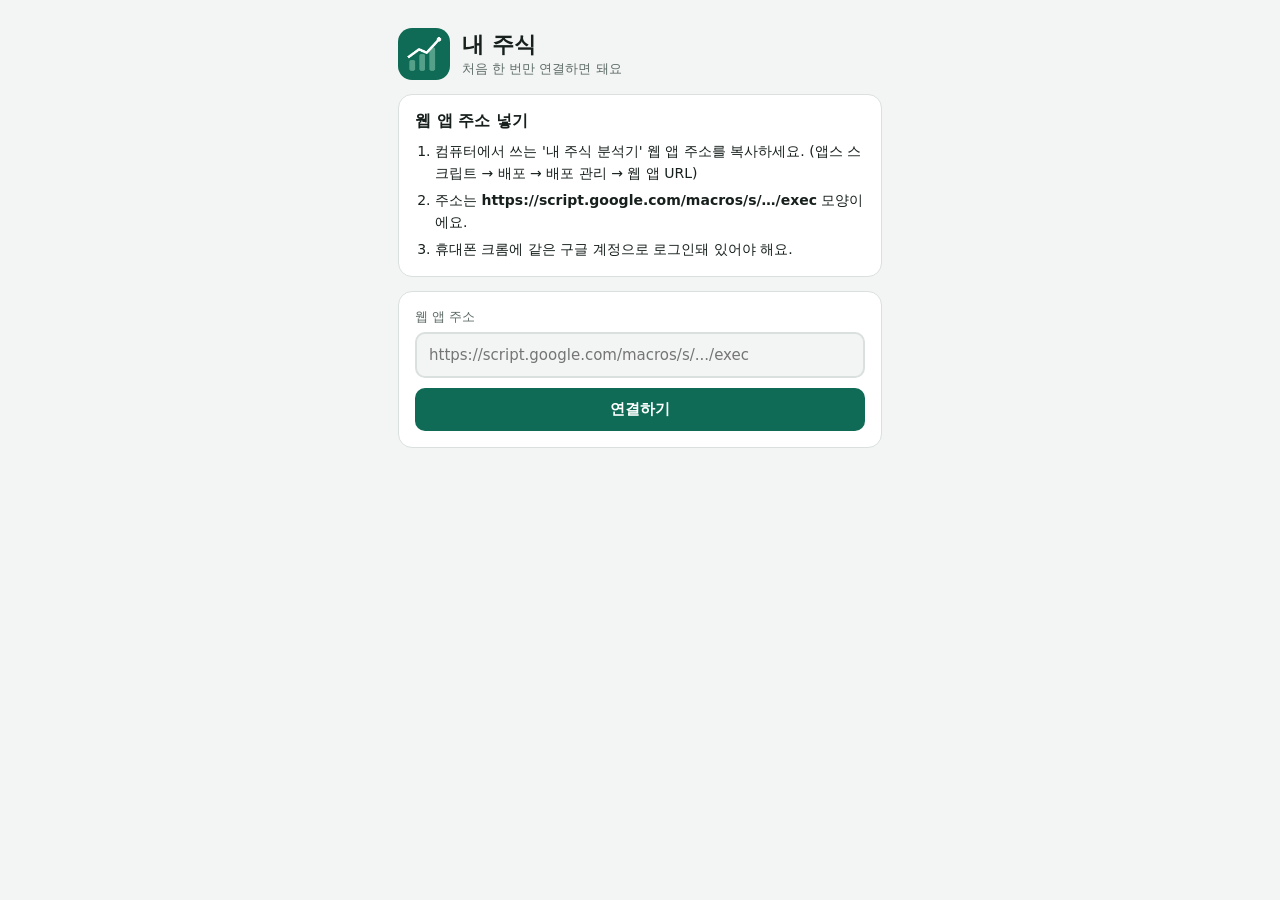
<file: stock/index.html>
<!doctype html>
<html lang="ko">
<head>
<meta charset="utf-8">
<meta name="viewport" content="width=device-width, initial-scale=1, viewport-fit=cover">
<title>내 주식</title>
<meta name="theme-color" content="#f3f5f4" media="(prefers-color-scheme: light)">
<meta name="theme-color" content="#111816" media="(prefers-color-scheme: dark)">
<link rel="manifest" href="manifest.webmanifest">
<link rel="icon" href="icon-192.png">
<style>
/* 설치 앱 껍데기: 앱스 스크립트 웹 앱을 전체 화면으로 띄우고, 처음 한 번 주소만 받는다 */
:root{--bg:#f3f5f4;--card:#fff;--fg:#17201d;--muted:#5d6b66;--line:#d9e0dd;--accent:#0f6b55;--soft:#dcefe8;--warn:#fbeee6;--warnfg:#b4532a;
  --sans:system-ui,"Apple SD Gothic Neo","Malgun Gothic",sans-serif;color-scheme:light}
@media (prefers-color-scheme:dark){:root{--bg:#111816;--card:#18221f;--fg:#e6ece9;--muted:#97a7a1;--line:#2a3733;--accent:#4cc39f;--soft:#1d3a31;--warn:#3a2419;--warnfg:#e8875c;color-scheme:dark}}
*{box-sizing:border-box}
[hidden]{display:none!important}
html,body{margin:0;height:100%;background:var(--bg);color:var(--fg);font-family:var(--sans)}
#frame{position:fixed;inset:0;width:100%;height:100%;border:0;padding-top:env(safe-area-inset-top,0px);background:var(--bg)}
.setup{max-width:520px;margin:0 auto;padding:max(28px,env(safe-area-inset-top,0px)) 18px 32px;display:flex;flex-direction:column;gap:14px}
.logo{display:flex;align-items:center;gap:12px}
.logo img{width:52px;height:52px;border-radius:14px}
h1{font-size:22px;margin:0}
.card{background:var(--card);border:1px solid var(--line);border-radius:14px;padding:16px}
.card h2{font-size:16px;margin:0 0 8px}
ol{margin:0;padding-left:20px;font-size:14px;line-height:1.6;display:flex;flex-direction:column;gap:4px}
label{font-size:13px;color:var(--muted);display:block;margin-bottom:6px}
input{width:100%;font:inherit;font-size:15px;padding:12px;border:2px solid var(--line);border-radius:10px;background:var(--bg);color:var(--fg)}
input:focus{outline:none;border-color:var(--accent)}
.btn{font:inherit;font-size:15px;font-weight:700;padding:12px 18px;border-radius:10px;border:0;background:var(--accent);color:#fff;cursor:pointer;width:100%;margin-top:10px}
.btn.sub{background:var(--soft);color:var(--accent)}
.err{background:var(--warn);color:var(--warnfg);border-radius:10px;padding:10px 12px;font-size:13px}
.hint{position:fixed;left:12px;right:12px;bottom:calc(90px + env(safe-area-inset-bottom,0px));z-index:5;background:var(--card);border:1px solid var(--line);border-radius:14px;padding:12px 14px;box-shadow:0 8px 24px rgba(0,0,0,.18);font-size:13px;line-height:1.5}
.hint b{display:block;font-size:14px;margin-bottom:4px}
.hint .row{display:flex;gap:8px;margin-top:8px}
.hint .row .btn{margin:0;padding:9px 10px;font-size:13px}
</style>
</head>
<body>
<div class="setup" id="setup" hidden>
  <div class="logo"><img src="icon-192.png" alt=""><div><h1>내 주식</h1><div style="font-size:13px;color:var(--muted)">처음 한 번만 연결하면 돼요</div></div></div>
  <section class="card">
    <h2>웹 앱 주소 넣기</h2>
    <ol>
      <li>컴퓨터에서 쓰는 '내 주식 분석기' 웹 앱 주소를 복사하세요. (앱스 스크립트 → 배포 → 배포 관리 → 웹 앱 URL)</li>
      <li>주소는 <b>https://script.google.com/macros/s/…/exec</b> 모양이에요.</li>
      <li>휴대폰 크롬에 같은 구글 계정으로 로그인돼 있어야 해요.</li>
    </ol>
  </section>
  <section class="card">
    <label for="url">웹 앱 주소</label>
    <input id="url" type="url" inputmode="url" autocomplete="off" placeholder="https://script.google.com/macros/s/.../exec">
    <div id="msg" style="margin-top:10px" hidden></div>
    <button class="btn" id="save" type="button">연결하기</button>
  </section>
</div>

<iframe id="frame" title="내 주식" hidden allow="clipboard-write"></iframe>

<div class="hint" id="hint" hidden>
  <b>화면이 비어 있거나 로그인 화면이 막히나요?</b>
  크롬에서 이 앱을 만든 구글 계정으로 로그인했는지 확인하세요. 그래도 안 되면 브라우저로 한 번 열어 로그인한 뒤 앱을 다시 켜 보세요.
  <div class="row"><button class="btn sub" id="openTab" type="button">브라우저로 열기</button><button class="btn sub" id="reset" type="button">주소 다시 넣기</button><button class="btn" id="ok" type="button">잘 보여요</button></div>
</div>

<script>
(function(){
  var KEY="kp_shell_url", SEEN="kp_shell_ok";
  function get(k){try{return localStorage.getItem(k);}catch(e){return null;}}
  function set(k,v){try{if(v==null)localStorage.removeItem(k);else localStorage.setItem(k,v);}catch(e){}}
  var $=function(id){return document.getElementById(id);};
  var okUrl=function(u){return /^https:\/\/script\.google\.com\/(a\/[^\/]+\/)?macros\/s\/[A-Za-z0-9_\-]+\/exec(\?.*)?$/.test(u);};
  var wantSetup=/[?&]setup\b/.test(location.search);

  function showSetup(){ $("frame").hidden=true; $("hint").hidden=true; $("setup").hidden=false; $("url").value=get(KEY)||""; }
  function openApp(u){
    $("setup").hidden=true; var f=$("frame"); f.hidden=false; f.src=u;
    if(get(SEEN)!=="1") setTimeout(function(){ $("hint").hidden=false; }, 6000);
  }
  $("save").onclick=function(){
    var u=$("url").value.trim().split("#")[0];
    if(!okUrl(u)){ var m=$("msg"); m.hidden=false; m.className="err"; m.textContent="주소가 https://script.google.com/macros/s/…/exec 모양인지 확인해 주세요."; return; }
    set(KEY,u); set(SEEN,null); history.replaceState(null,"",location.pathname); openApp(u);
  };
  $("ok").onclick=function(){ set(SEEN,"1"); $("hint").hidden=true; };
  $("reset").onclick=showSetup;
  $("openTab").onclick=function(){ var u=get(KEY); if(u) window.open(u,"_blank"); };

  var saved=get(KEY);
  if(saved && okUrl(saved) && !wantSetup) openApp(saved); else showSetup();
  if("serviceWorker" in navigator) navigator.serviceWorker.register("sw.js").catch(function(){});
})();
</script>
</body>
</html>
</file>
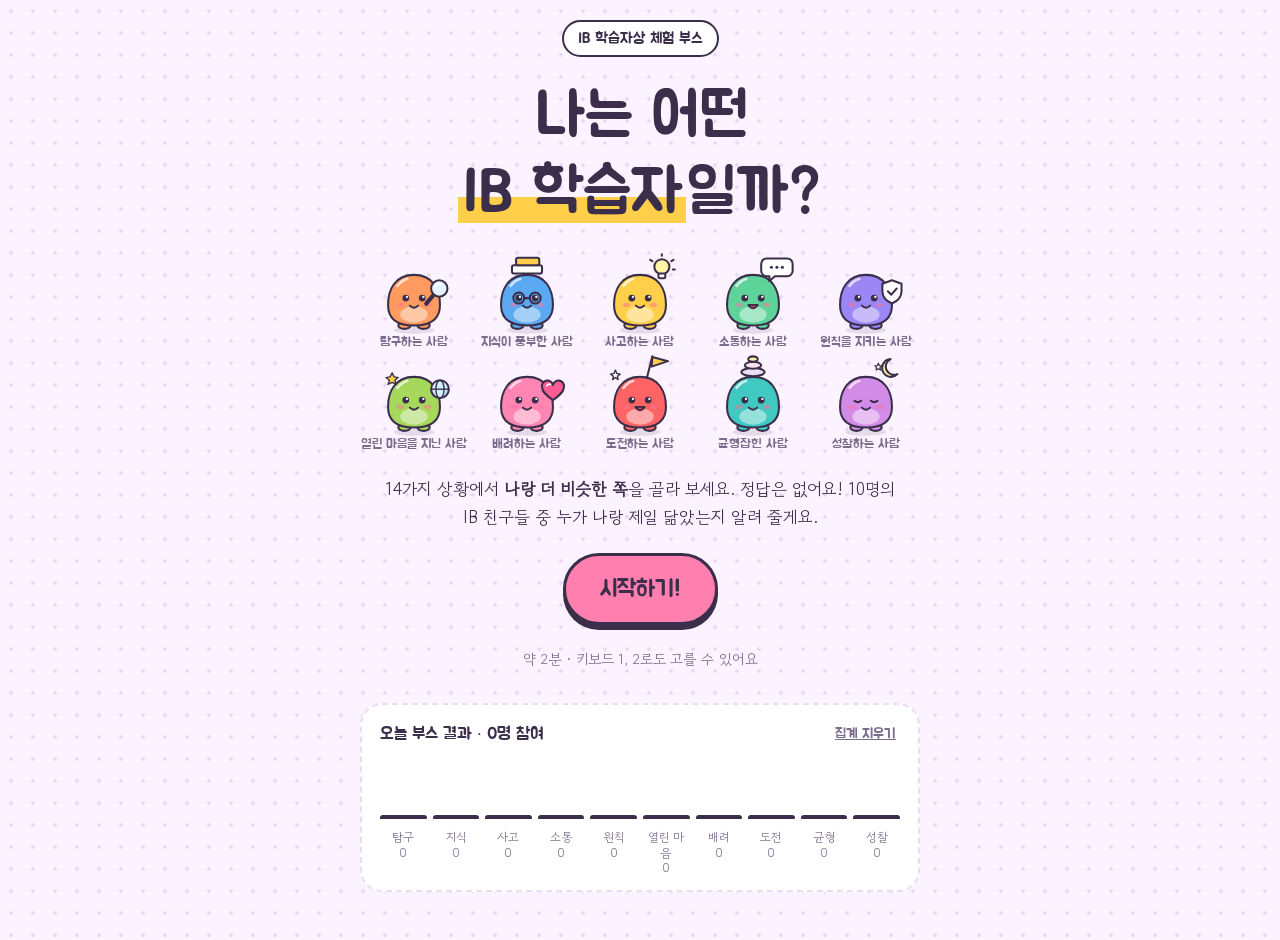
<file: 나는 어떤 IB 학습자_.html>
<!doctype html><html><head><meta charset=utf8><meta name=viewport content="width=device-width,initial-scale=1,viewport-fit=cover"><style>:root{color-scheme:light;box-sizing:border-box;padding-top:env(safe-area-inset-top,0px);padding-bottom:env(safe-area-inset-bottom,0px)}html{scroll-padding-top:env(safe-area-inset-top,0px)}body{margin:0;padding:0;font:14px -apple-system,BlinkMacSystemFont,sans-serif;background:#faf9f5;color:#141413}img{max-width:100%}[hidden]:not([hidden=until-found i]){display:none!important}</style></head><body>
<title>나는 어떤 IB 학습자?</title>
<link rel="preconnect" href="https://fonts.googleapis.com">
<link rel="preconnect" href="https://fonts.gstatic.com" crossorigin>
<link rel="stylesheet" href="https://fonts.googleapis.com/css2?family=Jua&family=Gowun+Dodum&display=swap">
<style>
/* Layout: one-screen booth kiosk, deliberately single light pastel theme — start (mascot parade) → 14 questions → "두근두근" reveal → collectible result card */
:root{
  color-scheme:light;
  --bg:#FBF3FF; --dot:#EBD9F7; --surface:#FFFFFF; --ink:#3B2E4A; --muted:#7B6C8C; --line:#EADCF3;
  --accent:#FF7FAF; --accent-2:#FFCF4A; --focus:#6A5CFF;
  --display:"Jua","Apple SD Gothic Neo","Malgun Gothic",sans-serif;
  --body:"Gowun Dodum","Apple SD Gothic Neo","Malgun Gothic",sans-serif;
}
*{box-sizing:border-box}
[hidden]{display:none!important}
html,body{height:100%}
body{background:var(--bg) radial-gradient(var(--dot) 1.6px,transparent 1.7px) 0 0/22px 22px;color:var(--ink);font-family:var(--body);font-size:17px;line-height:1.65}
.wrap{max-width:760px;margin:0 auto;padding-inline:16px;padding-block:20px 48px;min-height:100%;display:flex;flex-direction:column}
h1,h2,h3,.disp{font-family:var(--display);font-weight:400;line-height:1.25;text-wrap:balance;margin:0}
p{margin:0}
button{font:inherit;color:inherit;cursor:pointer}
button:focus-visible,summary:focus-visible{outline:3px solid var(--focus);outline-offset:3px}
.pill{display:inline-block;font-family:var(--display);font-size:.95rem;padding:4px 14px;border-radius:999px;background:var(--surface);border:2px solid var(--ink)}
.btn{display:inline-flex;align-items:center;justify-content:center;gap:8px;border:3px solid var(--ink);border-radius:999px;padding:14px 34px;font-family:var(--display);font-size:1.45rem;background:var(--accent);color:var(--ink);box-shadow:0 5px 0 var(--ink);transition:transform .12s,box-shadow .12s}
.btn:hover{transform:translateY(-2px);box-shadow:0 7px 0 var(--ink)}
.btn:active{transform:translateY(4px);box-shadow:0 1px 0 var(--ink)}
.btn.sub{background:var(--surface);font-size:1.1rem;padding:10px 22px}
.muted{color:var(--muted)}

/* mascots */
.m{display:block}
.bob{animation:bob 2.4s ease-in-out infinite}
@keyframes bob{0%,100%{transform:translateY(0)}50%{transform:translateY(-6px)}}
@keyframes hop{0%,100%{transform:translateY(0) scale(1,1)}30%{transform:translateY(-22px) scale(.95,1.05)}60%{transform:translateY(0) scale(1.08,.92)}}

/* ---------- start ---------- */
.start{display:flex;flex-direction:column;align-items:center;text-align:center;gap:22px;flex:1;justify-content:center}
.start h1{font-size:clamp(2.3rem,8vw,3.8rem)}
.start h1 .hl{background:linear-gradient(transparent 58%,var(--accent-2) 58%);padding-inline:4px}
.parade{display:grid;grid-template-columns:repeat(5,1fr);gap:4px 6px;width:100%;max-width:560px}
.parade figure{margin:0;display:flex;flex-direction:column;align-items:center;gap:0}
.parade figcaption{font-family:var(--display);font-size:.82rem;color:var(--muted);line-height:1.2}
.lead{max-width:30em}
.tally{width:100%;max-width:560px;background:var(--surface);border:2px dashed var(--line);border-radius:22px;padding:14px 18px;display:flex;flex-direction:column;gap:10px;margin-top:10px}
.tally-head{display:flex;justify-content:space-between;align-items:center;gap:10px;flex-wrap:wrap;font-family:var(--display)}
.tally-bars{display:grid;grid-template-columns:repeat(10,1fr);gap:6px;align-items:end;height:60px}
.tally-bars div{border-radius:6px 6px 2px 2px;min-height:4px;border:2px solid var(--ink);border-bottom-width:2px}
.tally-labels{display:grid;grid-template-columns:repeat(10,1fr);gap:6px;font-size:.75rem;color:var(--muted);text-align:center;font-variant-numeric:tabular-nums;line-height:1.3}
.linkbtn{background:none;border:0;color:var(--muted);text-decoration:underline;font-size:.85rem;padding:4px}
.confirm{display:inline-flex;gap:6px;align-items:center;font-size:.85rem;font-family:var(--body)}
.confirm button{border:2px solid var(--ink);background:var(--surface);border-radius:999px;padding:2px 10px;font-size:.85rem}

/* ---------- quiz ---------- */
.quiz{display:flex;flex-direction:column;gap:22px;flex:1}
.top{display:flex;align-items:center;gap:12px}
.back{background:var(--surface);border:2px solid var(--ink);border-radius:999px;padding:4px 14px;font-family:var(--display)}
.back:disabled{opacity:.3;cursor:default}
.track{flex:1;height:18px;border-radius:999px;background:var(--surface);border:2px solid var(--ink);overflow:hidden;position:relative}
.track span{display:block;height:100%;background:repeating-linear-gradient(-45deg,var(--accent) 0 10px,#FF9DC2 10px 20px);transition:width .35s}
.count{font-family:var(--display);min-width:3.6em;text-align:right;font-variant-numeric:tabular-nums}
.qcard{background:var(--surface);border:3px solid var(--ink);border-radius:28px;padding:24px 22px;display:flex;gap:16px;align-items:center;box-shadow:0 6px 0 var(--ink)}
.qcard .who{flex:none}
.qnum{font-family:var(--display);color:var(--accent);font-size:1.1rem}
.qtext{font-size:clamp(1.45rem,4.6vw,2rem)}
.choices{display:grid;grid-template-columns:1fr 1fr;gap:16px}
.choice{display:flex;flex-direction:column;align-items:flex-start;gap:10px;text-align:left;background:var(--surface);border:3px solid var(--ink);border-radius:24px;padding:20px;min-height:150px;font-size:1.12rem;line-height:1.5;box-shadow:0 5px 0 var(--ink);transition:transform .12s,background .12s,box-shadow .12s}
.choice:hover{transform:translateY(-3px);box-shadow:0 8px 0 var(--ink)}
.choice.a:hover,.choice.a.picked{background:#FFE3EE}
.choice.b:hover,.choice.b.picked{background:#E2F1FF}
.choice.picked{transform:translateY(3px) scale(.98);box-shadow:0 2px 0 var(--ink)}
.key{font-family:var(--display);font-size:1.15rem;width:40px;height:40px;border-radius:50%;display:grid;place-items:center;border:2px solid var(--ink)}
.choice.a .key{background:var(--accent)}
.choice.b .key{background:#7CC4FF}
.hint{color:var(--muted);font-size:.9rem;text-align:center}

/* ---------- loading ---------- */
.loading{flex:1;display:flex;flex-direction:column;align-items:center;justify-content:center;gap:18px;text-align:center}
.hoppers{display:flex;gap:6px}
.hoppers svg{animation:hop .9s ease-in-out infinite}
.loading h2{font-size:2rem}

/* ---------- result ---------- */
.result{display:flex;flex-direction:column;gap:18px}
.card{position:relative;background:var(--surface);border:3px solid var(--ink);border-radius:32px;overflow:hidden;box-shadow:0 8px 0 var(--ink);animation:pop .7s cubic-bezier(.2,1.4,.4,1) both}
@keyframes pop{0%{transform:scale(.6) rotate(-6deg);opacity:0}100%{transform:none;opacity:1}}
.card-top{background:var(--pc);padding:20px 20px 0;display:flex;flex-direction:column;align-items:center;text-align:center;gap:4px;position:relative}
.card-top::before{content:"";position:absolute;inset:0;background:radial-gradient(rgba(255,255,255,.45) 2px,transparent 2.5px) 0 0/18px 18px}
.card-top>*{position:relative}
.ribbon{font-family:var(--display);background:var(--surface);border:2px solid var(--ink);border-radius:999px;padding:3px 14px;font-size:.95rem}
.big{width:min(220px,60vw);height:auto}
.burst{position:absolute;inset:auto;width:min(300px,80vw);aspect-ratio:1;top:30px;left:50%;transform:translateX(-50%);background:repeating-conic-gradient(rgba(255,255,255,.35) 0 10deg,transparent 10deg 20deg);border-radius:50%;animation:spin 18s linear infinite}
@keyframes spin{to{transform:translateX(-50%) rotate(360deg)}}
.card-name{padding:16px 20px 20px;text-align:center;display:flex;flex-direction:column;gap:6px;align-items:center;border-top:3px solid var(--ink)}
.nick{font-size:clamp(2rem,7vw,2.8rem)}
.official{font-family:var(--display);font-size:1.15rem}
.official small{font-family:var(--body);color:var(--muted);font-size:.85rem;letter-spacing:.05em}
.match{display:flex;align-items:center;gap:10px;font-family:var(--display);font-size:1.1rem}
.match .stars{color:var(--accent-2);-webkit-text-stroke:1px var(--ink);letter-spacing:2px;font-size:1.3rem}
.tags{display:flex;flex-wrap:wrap;justify-content:center;gap:6px}
.tag{font-size:.9rem;padding:2px 10px;border-radius:999px;background:var(--pcl);border:2px solid var(--ink);font-family:var(--display)}
.bubble{position:relative;background:var(--surface);border:3px solid var(--ink);border-radius:22px;padding:14px 18px;font-family:var(--display);font-size:1.2rem;text-align:center;margin-inline:auto;max-width:30em}
.bubble::after{content:"";position:absolute;top:-14px;left:50%;width:22px;height:22px;background:var(--surface);border-left:3px solid var(--ink);border-top:3px solid var(--ink);transform:translateX(-50%) rotate(45deg)}
.panel{background:var(--surface);border:3px solid var(--ink);border-radius:24px;padding:18px 20px;display:flex;flex-direction:column;gap:10px;min-width:0}
.panel h3{font-size:1.3rem;display:flex;align-items:center;gap:8px}
.ic{width:30px;height:30px;border-radius:50%;display:inline-grid;place-items:center;border:2px solid var(--ink);font-size:1rem;flex:none;background:var(--pcl)}
.panel ul{margin:0;padding:0;list-style:none;display:flex;flex-direction:column;gap:8px}
.panel li{display:flex;gap:10px;align-items:flex-start}
.panel li::before{content:"★";color:var(--pc);-webkit-text-stroke:1px var(--ink);flex:none;line-height:1.6}
.two{display:grid;grid-template-columns:1fr 1fr;gap:16px}
details{border-top:2px dashed var(--line);padding-top:10px}
summary{cursor:pointer;font-family:var(--display);color:var(--muted)}
.quote{margin-top:8px;padding:12px 14px;background:var(--bg);border-radius:14px;font-size:.95rem}
.src{font-size:.82rem;color:var(--muted);margin-top:6px}
.radar-wrap{display:grid;grid-template-columns:minmax(0,1.2fr) minmax(0,1fr);gap:12px;align-items:center}
.radar{width:100%;height:auto;max-width:340px;justify-self:center}
.rank{display:flex;flex-direction:column;gap:8px;font-variant-numeric:tabular-nums}
.rank .row{display:grid;grid-template-columns:1.6em 1fr auto;gap:8px;align-items:center;font-family:var(--display)}
.rank .medal{width:26px;height:26px;border-radius:50%;display:grid;place-items:center;border:2px solid var(--ink);font-size:.85rem}
.friend{display:flex;gap:12px;align-items:center}
.friend svg{flex:none}
.friend b{font-family:var(--display);font-weight:400;font-size:1.15rem}
.combo{font-family:var(--display);font-size:1rem;background:var(--bg);border-radius:999px;padding:2px 10px;display:inline-block;margin-top:2px}
.mission{background:var(--accent-2);border:3px solid var(--ink);border-radius:24px;padding:18px 20px;display:flex;gap:14px;align-items:center}
.mission .stamp{flex:none;width:64px;height:64px;border-radius:50%;border:3px dashed var(--ink);display:grid;place-items:center;font-family:var(--display);font-size:.9rem;text-align:center;line-height:1.1;transform:rotate(-12deg);background:var(--surface)}
.mission h3{font-size:1.25rem}
.actions{display:flex;gap:12px;flex-wrap:wrap;justify-content:center;margin-top:6px}
.note{color:var(--muted);font-size:.88rem;text-align:center}
#confetti{position:fixed;inset:0;pointer-events:none;z-index:50;width:100%;height:100%}

@media (max-width:620px){
  body{font-size:16px}
  .choices,.two,.radar-wrap{grid-template-columns:1fr}
  .choice{min-height:0;flex-direction:row;align-items:center;padding:16px}
  .qcard{padding:18px 16px}
  .qcard .who svg{width:60px;height:60px}
  .parade figcaption{font-size:.72rem}
}
@media (prefers-reduced-motion:reduce){*,*::before{animation:none!important;transition:none!important}}
</style>

<canvas id="confetti" hidden></canvas>
<div class="wrap" id="app">

  <section class="start" id="start">
    <span class="pill">IB 학습자상 체험 부스</span>
    <h1>나는 어떤<br><span class="hl">IB 학습자</span>일까?</h1>
    <div class="parade" id="parade"></div>
    <p class="lead">14가지 상황에서 <b>나랑 더 비슷한 쪽</b>을 골라 보세요. 정답은 없어요! 10명의 IB 친구들 중 누가 나랑 제일 닮았는지 알려 줄게요.</p>
    <button class="btn" id="go">시작하기!</button>
    <p class="muted" style="font-size:.9rem">약 2분 · 키보드 1, 2로도 고를 수 있어요</p>

    <div class="tally">
      <div class="tally-head">
        <span>오늘 부스 결과 · <span id="tcount">0</span>명 참여</span>
        <span id="tctrl"></span>
      </div>
      <div class="tally-bars" id="tbars"></div>
      <div class="tally-labels" id="tlabels"></div>
    </div>
  </section>

  <section class="quiz" id="quiz" hidden>
    <div class="top">
      <button class="back" id="back">이전</button>
      <div class="track"><span id="bar"></span></div>
      <div class="count" id="count">1/14</div>
    </div>
    <div class="qcard">
      <div class="who" id="who"></div>
      <div style="display:flex;flex-direction:column;gap:4px;min-width:0">
        <div class="qnum" id="qnum">Q1</div>
        <h2 class="qtext" id="qtext"></h2>
      </div>
    </div>
    <div class="choices">
      <button class="choice a" id="optA"><span class="key">1</span><span id="optAt"></span></button>
      <button class="choice b" id="optB"><span class="key">2</span><span id="optBt"></span></button>
    </div>
    <p class="hint">둘 다 나 같다면? 조금이라도 더 나다운 쪽으로 골라요!</p>
  </section>

  <section class="loading" id="loading" hidden>
    <div class="hoppers" id="hoppers"></div>
    <h2>두근두근… 결과 분석 중!</h2>
    <p class="muted">나와 닮은 IB 친구를 찾고 있어요</p>
  </section>

  <section class="result" id="result" hidden></section>
</div>

<script>
/* ===== 10 IB 학습자상 =====
   공식 명칭·정의: IB 학습자상(IB learner profile), 국제 바칼로레아 기구(IBO)
   한국어 공식 문서 「IB 교육이란 무엇인가?」(ibo.org) 기준 */
const ORDER=["inq","kno","thi","com","pri","ope","car","ris","bal","ref"];
const COL={inq:"#FF9B5E",kno:"#5AA9F2",thi:"#FFCF4A",com:"#5ED39A",pri:"#9A86F5",ope:"#A6D85B",car:"#FF85B3",ris:"#FF6464",bal:"#40C9C0",ref:"#D38BE8"};
const LIGHT={inq:"#FFE6D6",kno:"#DCEEFF",thi:"#FFF3C9",com:"#D7F6E6",pri:"#E9E4FF",ope:"#ECF7D9",car:"#FFE1EC",ris:"#FFDCDC",bal:"#D3F4F1",ref:"#F6E2FB"};
const P={
 inq:{ko:"탐구하는 사람",en:"Inquirers",short:"탐구",nick:"호기심 탐험가",word:"호기심",
  easy:"궁금한 게 생기면 그냥 넘어가지 않아요. 혼자서도, 친구와 함께도 끝까지 알아내는 걸 즐기는 사람이에요.",
  official:"우리는 호기심을 키워 탐구하고 연구하는 능력을 향상시킵니다. 우리는 독립적으로 또 다른 사람과 함께 배우는 법을 압니다. 우리는 열정을 가지고 배움에 임하며, 학습에 대한 열의를 늘 잃지 않습니다.",
  tags:["왜요왜요","검색왕","궁금하면못참아"],say:"이건 왜 이렇게 되는 거지? 한번 알아보자!",
  powers:["궁금한 걸 질문으로 잘 만들어요","스스로 찾아보고 조사하는 힘이 있어요","배우는 걸 진짜로 즐겨요"],
  watch:"궁금한 게 너무 많아서, 하나를 끝내기 전에 다른 데로 관심이 옮겨 갈 수 있어요.",
  mission:"‘궁금 노트’에 질문 3개를 적고, 그중 하나를 직접 조사해서 친구에게 알려 주기"},
 kno:{ko:"지식이 풍부한 사람",en:"Knowledgeable",short:"지식",nick:"척척 지식 박사",word:"지식",
  easy:"여러 과목을 넘나들며 배우고, 우리 동네와 세계에서 일어나는 일에도 관심을 갖는 사람이에요.",
  official:"우리는 개념적 이해를 통한 성장을 지향하며, 다양한 학문의 지식을 탐구합니다. 우리는 지역적이고 세계적으로 중요한 사안들과 의견에 관심을 기울입니다.",
  tags:["척척박사","아는게힘","뉴스도챙겨봄"],say:"아, 그거 과학 시간에 배운 거랑 연결돼!",
  powers:["배운 내용을 차곡차곡 정리해요","서로 다른 과목의 지식을 연결해요","세상 소식에 관심이 많아요"],
  watch:"아는 걸 말하다 보면 다른 사람 생각을 들을 틈을 놓칠 수 있어요.",
  mission:"뉴스 하나를 골라, 그 일이 우리 동네와 어떻게 연결되는지 한 문장으로 써 보기"},
 thi:{ko:"사고하는 사람",en:"Thinkers",short:"사고",nick:"번뜩 문제 해결사",word:"생각하는 힘",
  easy:"꼼꼼히 따져 보고 새롭게도 생각해서 어려운 문제를 풀고, 옳은 쪽으로 결정하는 사람이에요.",
  official:"우리는 비판적이고 창의적인 사고력으로 복잡한 문제를 분석하며 책임 있게 행동합니다. 우리는 합리적이고 윤리적인 의사결정을 주도합니다.",
  tags:["논리왕","계획표장인","근거가뭐야"],say:"잠깐, 이렇게 하면 더 좋지 않을까?",
  powers:["어려운 문제를 작게 나눠서 풀어요","근거를 바탕으로 결정해요","새로운 해결 방법을 떠올려요"],
  watch:"너무 오래 고민하다가 시작이 늦어질 수 있어요.",
  mission:"기술 시간 과제에서 해결 방법을 2가지 이상 떠올리고 장단점을 비교해 보기"},
 com:{ko:"소통하는 사람",en:"Communicators",short:"소통",nick:"마음 잇는 이야기꾼",word:"표현력",
  easy:"말, 글, 그림 등 여러 방법으로 내 생각을 자신 있게 표현하고, 친구 이야기도 잘 들으며 함께 일하는 사람이에요.",
  official:"우리는 하나 이상의 언어와 다양한 방법으로 창의적이고 자신 있게 우리 자신을 표현합니다. 우리는 다른 개인과 집단의 의견을 경청하며 효과적으로 협력합니다.",
  tags:["분위기메이커","발표환영","경청요정"],say:"우리 같이 얘기해 보자! 너는 어떻게 생각해?",
  powers:["내 생각을 또렷하게 전해요","친구 말에 귀 기울여요","모둠 활동을 매끄럽게 이끌어요"],
  watch:"이야기하는 게 즐거워서 내가 말하는 시간이 길어질 수 있어요.",
  mission:"모둠 활동에서 말수가 적은 친구에게 먼저 의견을 물어보기"},
 pri:{ko:"원칙을 지키는 사람",en:"Principled",short:"원칙",nick:"정직한 약속 지킴이",word:"정직함",
  easy:"정직하고 공정하게 행동하고, 모든 사람을 존중하며, 내가 한 행동에 책임지는 사람이에요.",
  official:"우리는 공정성과 정의감을 바탕으로 인간의 존엄성 및 권리를 존중하며, 성실하고 정직하게 행동합니다. 우리는 우리 자신의 행동과 그 결과에 따른 책임을 집니다.",
  tags:["약속은지킨다","공정왕","믿음직"],say:"규칙은 모두에게 똑같이 지켜야 공평하지!",
  powers:["거짓말 없이 솔직해요","누구에게나 공평하게 대해요","내가 한 일에 끝까지 책임져요"],
  watch:"규칙을 너무 딱딱하게 생각하면 친구의 사정을 놓칠 수 있어요.",
  mission:"나와의 약속 하나를 정해서 7일 동안 지켜 보기"},
 ope:{ko:"열린 마음을 지닌 사람",en:"Open-minded",short:"열린 마음",nick:"다양함 수집가",word:"열린 마음",
  easy:"내 문화도 소중히 여기고, 나와 다른 생각과 문화도 존중하며 받아들이는 사람이에요.",
  official:"우리는 비판적인 사고를 통해 우리 고유의 문화와 역사를 바라보고 타인의 가치관과 전통을 수용합니다. 우리는 다양한 관점을 추구하고 평가하며, 경험을 통해 성장합니다.",
  tags:["다름환영","그럴수있지","세계여행꿈나무"],say:"오, 그렇게 생각할 수도 있구나!",
  powers:["다른 의견도 끝까지 들어요","새로운 문화를 즐겁게 배워요","여러 방향에서 바라봐요"],
  watch:"모두의 의견을 존중하다가 정작 내 생각은 말하지 못할 때가 있어요.",
  mission:"다른 나라의 명절이나 음식을 하나 찾아보고, 우리 문화와 닮은 점·다른 점 찾기"},
 car:{ko:"배려하는 사람",en:"Caring",short:"배려",nick:"따뜻한 마음 지킴이",word:"따뜻함",
  easy:"다른 사람의 마음에 공감하고 응원하며, 친구와 동네, 환경을 위해 좋은 변화를 만드는 사람이에요.",
  official:"우리는 서로 공감하고 격려하며 존중합니다. 우리는 봉사 정신을 갖고, 타인의 삶과 지역 사회에 긍정적인 변화를 도모합니다.",
  tags:["공감요정","응원단장","지구지킴이"],say:"괜찮아? 내가 도와줄게!",
  powers:["친구 기분을 금방 알아채요","힘든 친구를 먼저 응원해요","주변을 위해 행동으로 옮겨요"],
  watch:"남을 챙기느라 내 마음과 내 할 일을 미룰 수 있어요.",
  mission:"친구 한 명에게 진심 담은 칭찬하기 + 교실 쓰레기 3개 줍기"},
 ris:{ko:"도전하는 사람",en:"Risk-takers",short:"도전",nick:"용감한 도전 로켓",word:"용기",
  easy:"낯설고 결과를 모르는 일도 미리 계획하고 용기 있게 도전하며, 새로운 아이디어를 시도하는 사람이에요.",
  official:"우리는 철저하게 계획하고 의사결정을 내려 불확실성에 도전하며, 독립적으로 또 협력을 통해 새로운 아이디어와 혁신적인 전략을 모색합니다. 우리는 도전과 변화에 맞서 굴복하지 않고 슬기롭게 대처해 나갑니다.",
  tags:["일단해봄","실패도경험","용기100"],say:"안 해 봤으니까 더 해 보고 싶어!",
  powers:["새로운 일에 먼저 손을 들어요","실패해도 다시 일어나요","새로운 방법을 시도해요"],
  watch:"서두르다 계획 없이 뛰어들면 실수가 생길 수 있어요. 공식 정의에도 ‘철저한 계획’이 들어 있답니다!",
  mission:"안 해 본 일 하나에 도전하기 전에 ‘작전 계획’ 3줄을 쓰고 실행하기"},
 bal:{ko:"균형잡힌 사람",en:"Balanced",short:"균형",nick:"밸런스 마스터",word:"균형 감각",
  easy:"공부, 몸, 마음의 균형을 잘 맞춰서 나와 다른 사람 모두 행복하게 지내도록 하는 사람이에요.",
  official:"우리는 자신과 타인의 행복을 위해 삶의 지적, 물리적, 정서적 균형을 이루는 것이 중요하다는 것을 알고 있습니다. 우리는 타인뿐 아니라 우리가 살아가는 세상과도 상호 의존함을 인지하고 있습니다.",
  tags:["공부도놀이도","꿀잠필수","몸마음건강"],say:"열심히 했으니 이제 좀 쉬어 볼까?",
  powers:["공부와 휴식을 골고루 챙겨요","몸과 마음의 건강을 지켜요","여러 활동을 고르게 즐겨요"],
  watch:"골고루 하려다 보니 한 가지에 깊이 빠져 보는 경험이 적을 수 있어요.",
  mission:"일주일 시간표에 공부·운동·쉼·친구 시간을 색깔별로 칠해 보고 균형 확인하기"},
 ref:{ko:"성찰하는 사람",en:"Reflective",short:"성찰",nick:"곰곰 성찰 일기 작가",word:"돌아보는 힘",
  easy:"세상과 내 생각, 내 경험을 깊이 돌아보고, 나의 강점과 약점을 알아서 더 성장하는 사람이에요.",
  official:"우리는 세상과 자기 생각 및 경험에 대해 깊게 생각합니다. 우리는 개인의 학습과 성장에 도움이 되도록 우리 자신의 강점과 약점을 이해하려고 노력합니다.",
  tags:["곰곰이","오늘의돌아보기","성장중"],say:"오늘 나는 뭘 잘했고, 뭘 더 잘할 수 있을까?",
  powers:["내 행동을 차분히 돌아봐요","나의 강점과 약점을 알아요","경험에서 배워서 다음엔 더 잘해요"],
  watch:"지나간 일을 너무 오래 곱씹으면 마음이 무거워질 수 있어요.",
  mission:"자기 전에 ‘잘한 일 1개, 아쉬운 일 1개, 내일 해 볼 일 1개’ 적기"}
};
const PAIR={inq:"ref",kno:"com",thi:"car",com:"ope",pri:"bal",ope:"thi",car:"pri",ris:"thi",bal:"inq",ref:"ris"};

/* ===== 질문: 각 선택지는 공식 정의 속 핵심 행동과 연결 ===== */
const Q=[
 {q:"처음 만난 친구들과 모둠 활동을 시작할 때 나는?",
  a:["먼저 인사하고 역할을 나누자고 말한다",["com","ris"]],
  b:["친구들 이야기를 먼저 들어 본다",["ope","car"]]},
 {q:"수업 중에 이해가 안 되는 내용이 나오면?",
  a:["바로 손을 들고 질문한다",["inq","ris"]],
  b:["집에서 찾아보고 내 말로 정리한다",["kno","ref"]]},
 {q:"시험이 끝난 날, 나는?",
  a:["틀린 문제를 다시 보며 왜 틀렸는지 생각한다",["ref","thi"]],
  b:["친구들과 운동하며 서로 수고했다고 응원한다",["bal","car"]]},
 {q:"모둠 과제에서 한 친구가 거의 참여하지 않는다면?",
  a:["역할을 다시 공평하게 나누자고 한다",["pri","thi"]],
  b:["혹시 무슨 일이 있는지 먼저 조용히 물어본다",["car","com"]]},
 {q:"처음 들어 보는 나라의 축제가 TV에 나오면?",
  a:["그 나라의 위치와 역사를 찾아본다",["kno","inq"]],
  b:["우리 명절과 비교하며 어떤 점이 다른지 생각해 본다",["ope","ref"]]},
 {q:"기술 시간에 작품을 만들 때 나는?",
  a:["설계도를 꼼꼼히 그리고 계획대로 만든다",["thi","pri"]],
  b:["일단 만들어 보면서 고쳐 나간다",["ris","inq"]]},
 {q:"토론에서 내 생각과 반대 의견이 나오면?",
  a:["근거를 들어 내 생각을 차근차근 설명한다",["thi","com"]],
  b:["상대 말에도 맞는 부분이 있는지 생각해 본다",["ope","ref"]]},
 {q:"자유로운 주말이 생긴다면?",
  a:["공부, 운동, 휴식을 골고루 넣어 계획을 짠다",["bal","pri"]],
  b:["한 번도 안 해 본 활동에 도전한다",["ris","inq"]]},
 {q:"푹 빠진 관심사가 생기면?",
  a:["책과 영상을 찾아보며 깊이 파고든다",["kno","inq"]],
  b:["다른 취미와 일상도 함께 챙기며 즐긴다",["bal","ope"]]},
 {q:"친구가 고민을 털어놓으면?",
  a:["끝까지 들어 주고 마음에 공감해 준다",["car","com"]],
  b:["상황을 정리해서 해결 방법을 같이 찾는다",["thi","kno"]]},
 {q:"하루를 마무리하며 잠들기 전에 나는?",
  a:["오늘 잘한 일과 아쉬운 일을 떠올린다",["ref","bal"]],
  b:["내일 해 볼 새로운 일을 생각하며 설렌다",["ris","ope"]]},
 {q:"반 대표로 발표를 맡게 되었다면?",
  a:["그림, 영상까지 활용해 재미있게 전하고 싶다",["com","ris"]],
  b:["정확한 자료를 준비해 실수 없이 하고 싶다",["kno","pri"]]},
 {q:"학교 앞에 쓰레기가 많아졌다면?",
  a:["친구들과 걸으며 쓰레기 줍는 캠페인을 열자고 한다",["car","bal"]],
  b:["쓰레기가 왜 많아졌는지 원인부터 조사한다",["inq","thi"]]},
 {q:"게임 규칙을 잘 모르는 친구가 함께하게 되면?",
  a:["규칙을 정확히 알려 주고 모두 똑같이 지키자고 한다",["pri","com"]],
  b:["친구가 익숙해질 때까지 규칙을 살짝 바꿔 같이 즐긴다",["car","ope"]]}
];
const MAX=Object.fromEntries(ORDER.map(k=>[k,Q.filter(x=>x.a[1].includes(k)||x.b[1].includes(k)).length]));

/* ===== 마스코트 (SVG) ===== */
const INK="#3B2E4A";
function acc(k){
 const s=`stroke="${INK}" stroke-width="3" stroke-linecap="round" stroke-linejoin="round"`;
 switch(k){
  case"inq":return `<line x1="88" y1="62" x2="78" y2="74" stroke="${INK}" stroke-width="6" stroke-linecap="round"/><circle cx="97" cy="52" r="12" fill="#E3F4FF" ${s}/><path d="M91 48 q3 -4 8 -3" fill="none" stroke="#fff" stroke-width="3" stroke-linecap="round"/>`;
  case"kno":return `<rect x="38" y="18" width="44" height="12" rx="3" fill="#fff" ${s}/><rect x="44" y="7" width="34" height="11" rx="3" fill="#FFCF4A" ${s}/><circle cx="48" cy="66" r="8" fill="none" ${s}/><circle cx="72" cy="66" r="8" fill="none" ${s}/><line x1="56" y1="66" x2="64" y2="66" ${s}/>`;
  case"thi":return `<circle cx="92" cy="20" r="11" fill="#FFF3A6" ${s}/><rect x="87" y="30" width="10" height="7" rx="2" fill="#fff" ${s}/><path d="M92 4 v-2 M106 12 l3 -2 M78 12 l-3 -2 M108 24 h3" ${s}/>`;
  case"com":return `<path d="M80 8 h30 a8 8 0 0 1 8 8 v10 a8 8 0 0 1 -8 8 h-18 l-8 7 v-7 h-4 a8 8 0 0 1 -8 -8 v-10 a8 8 0 0 1 8 -8z" fill="#fff" ${s}/><circle cx="87" cy="21" r="2.2" fill="${INK}"/><circle cx="95" cy="21" r="2.2" fill="${INK}"/><circle cx="103" cy="21" r="2.2" fill="${INK}"/>`;
  case"pri":return `<path d="M98 40 l14 5 v11 c0 10 -7 15 -14 18 c-7 -3 -14 -8 -14 -18 v-11z" fill="#fff" ${s}/><path d="M92 56 l5 5 l8 -9" fill="none" ${s}/>`;
  case"ope":return `<circle cx="98" cy="50" r="13" fill="#CFEFFF" ${s}/><ellipse cx="98" cy="50" rx="6" ry="13" fill="none" stroke="${INK}" stroke-width="2"/><line x1="85" y1="50" x2="111" y2="50" stroke="${INK}" stroke-width="2"/><path d="M28 26 l3 6 6 1 -5 4 2 6 -6 -3 -6 3 2 -6 -5 -4 6 -1z" fill="#FFCF4A" stroke="${INK}" stroke-width="2" stroke-linejoin="round"/>`;
  case"car":return `<path d="M98 66 c-10 -7 -16 -12 -16 -19 a7 7 0 0 1 16 -3 a7 7 0 0 1 16 3 c0 7 -6 12 -16 19z" fill="#FF5C93" ${s}/><path d="M89 45 q2 -3 5 -2" fill="none" stroke="#fff" stroke-width="2.5" stroke-linecap="round"/>`;
  case"ris":return `<line x1="70" y1="34" x2="78" y2="2" ${s}/><path d="M78 3 L101 9 L77 17 Z" fill="#FFCF4A" ${s}/><path d="M24 22 l2 5 5 1 -4 3 1 5 -4 -3 -4 3 1 -5 -4 -3 5 -1z" fill="#fff" stroke="${INK}" stroke-width="2" stroke-linejoin="round"/>`;
  case"bal":return `<ellipse cx="60" cy="25" rx="17" ry="6" fill="#E8E1F5" ${s}/><ellipse cx="60" cy="15" rx="12" ry="5" fill="#FFE1EC" ${s}/><ellipse cx="60" cy="6" rx="7" ry="4" fill="#FFF3A6" ${s}/>`;
  case"ref":return `<path d="M96 6 a13 13 0 1 0 10 22 a10 10 0 1 1 -10 -22z" fill="#FFF3A6" ${s}/><path d="M78 12 l1.5 3.5 3.5 .5 -2.5 2.5 .7 3.5 -3.2 -1.8 -3.2 1.8 .7 -3.5 -2.5 -2.5 3.5 -.5z" fill="#fff" stroke="${INK}" stroke-width="1.8" stroke-linejoin="round"/>`;
 }
}
function mascot(k,size=80,cls=""){
 const c=COL[k];
 const eyes=k==="ref"
  ? `<path d="M43 67 q5 4 10 0 M67 67 q5 4 10 0" fill="none" stroke="${INK}" stroke-width="3" stroke-linecap="round"/>`
  : `<circle cx="48" cy="66" r="5" fill="${INK}"/><circle cx="72" cy="66" r="5" fill="${INK}"/><circle cx="49.7" cy="64.3" r="1.7" fill="#fff"/><circle cx="73.7" cy="64.3" r="1.7" fill="#fff"/>`;
 const mouth=k==="ris"||k==="com"
  ? `<path d="M53 76 q7 10 14 0 z" fill="#C2405F" stroke="${INK}" stroke-width="2.5" stroke-linejoin="round"/>`
  : `<path d="M54 77 q6 6 12 0" fill="none" stroke="${INK}" stroke-width="3" stroke-linecap="round"/>`;
 return `<svg class="m ${cls}" width="${size}" height="${size}" viewBox="0 0 120 120" aria-hidden="true">
  <ellipse cx="60" cy="113" rx="30" ry="5" fill="${INK}" opacity=".12"/>
  <ellipse cx="46" cy="106" rx="9" ry="5" fill="${c}" stroke="${INK}" stroke-width="3"/>
  <ellipse cx="74" cy="106" rx="9" ry="5" fill="${c}" stroke="${INK}" stroke-width="3"/>
  <path d="M60 32 C88 32 98 54 98 76 C98 98 82 106 60 106 C38 106 22 98 22 76 C22 54 32 32 60 32Z" fill="${c}" stroke="${INK}" stroke-width="3"/>
  <ellipse cx="60" cy="90" rx="20" ry="12" fill="#fff" opacity=".45"/>
  <path d="M36 48 q6 -8 14 -10" fill="none" stroke="#fff" stroke-width="4" stroke-linecap="round" opacity=".7"/>
  ${eyes}
  <ellipse cx="40" cy="76" rx="5.5" ry="3.2" fill="#FF6F9C" opacity=".5"/><ellipse cx="80" cy="76" rx="5.5" ry="3.2" fill="#FF6F9C" opacity=".5"/>
  ${mouth}${acc(k)}
 </svg>`;
}

/* ===== helpers ===== */
const $=id=>document.getElementById(id);
let answers=[],idx=0,locked=false;

$("parade").innerHTML=ORDER.map((k,i)=>`<figure>${mascot(k,82,"bob").replace('class="m bob"',`class="m bob" style="animation-delay:${i*.18}s"`)}<figcaption>${P[k].ko}</figcaption></figure>`).join("");
$("hoppers").innerHTML=["inq","com","car","ris","ref"].map((k,i)=>mascot(k,64).replace("<svg ",`<svg style="animation-delay:${i*.12}s" `)).join("");

function loadTally(){try{return JSON.parse(localStorage.getItem("ibTally2")||"{}")}catch(e){return {}}}
function saveTally(t){try{localStorage.setItem("ibTally2",JSON.stringify(t))}catch(e){}}
function renderTally(){
 const t=loadTally(),total=ORDER.reduce((s,k)=>s+(t[k]||0),0),mx=Math.max(1,...ORDER.map(k=>t[k]||0));
 $("tcount").textContent=total;
 $("tbars").innerHTML=ORDER.map(k=>`<div title="${P[k].ko} ${t[k]||0}명" style="background:${COL[k]};height:${Math.max(6,(t[k]||0)/mx*100)}%"></div>`).join("");
 $("tlabels").innerHTML=ORDER.map(k=>`<span>${P[k].short}<br>${t[k]||0}</span>`).join("");
}
function tallyCtrl(){
 $("tctrl").innerHTML='<button class="linkbtn" id="treset">집계 지우기</button>';
 $("treset").onclick=()=>{
  $("tctrl").innerHTML='<span class="confirm">정말 지울까요? <button id="tyes">지우기</button><button id="tno">취소</button></span>';
  $("tyes").onclick=()=>{saveTally({});renderTally();tallyCtrl();};
  $("tno").onclick=tallyCtrl;
 };
}
renderTally();tallyCtrl();

function show(id){["start","quiz","loading","result"].forEach(s=>$(s).hidden=s!==id);window.scrollTo(0,0);}
function start(){answers=[];idx=0;show("quiz");renderQ();}
function renderQ(){
 const x=Q[idx];
 $("who").innerHTML=mascot(ORDER[idx%10],78,"bob");
 $("qnum").textContent=`Q${idx+1}`;
 $("qtext").textContent=x.q;
 $("optAt").textContent=x.a[0];
 $("optBt").textContent=x.b[0];
 $("count").textContent=`${idx+1}/${Q.length}`;
 $("bar").style.width=`${idx/Q.length*100}%`;
 $("back").disabled=idx===0;
 $("optA").classList.toggle("picked",answers[idx]==="a");
 $("optB").classList.toggle("picked",answers[idx]==="b");
 locked=false;
}
function pick(c){
 if(locked)return;locked=true;
 answers[idx]=c;
 $(c==="a"?"optA":"optB").classList.add("picked");
 setTimeout(()=>{if(idx<Q.length-1){idx++;renderQ();}else{$("bar").style.width="100%";show("loading");setTimeout(finish,1700);}},280);
}
function back(){if(idx>0){idx--;renderQ();}}

/* ===== radar chart ===== */
function radar(pct,top){
 const cx=170,cy=165,R=105,n=ORDER.length;
 const pt=(i,r)=>{const a=-Math.PI/2+i*2*Math.PI/n;return [cx+r*Math.cos(a),cy+r*Math.sin(a)];};
 let g="";
 [.25,.5,.75,1].forEach(f=>{g+=`<polygon points="${ORDER.map((_,i)=>pt(i,R*f).join(",")).join(" ")}" fill="${f===1?LIGHT[top]:"none"}" stroke="#D9C9E6" stroke-width="1.5"/>`;});
 ORDER.forEach((_,i)=>{const [x,y]=pt(i,R);g+=`<line x1="${cx}" y1="${cy}" x2="${x}" y2="${y}" stroke="#D9C9E6" stroke-width="1.5"/>`;});
 const poly=ORDER.map((k,i)=>pt(i,R*Math.max(.06,pct[k]/100)).join(",")).join(" ");
 g+=`<polygon points="${poly}" fill="${COL[top]}" fill-opacity=".55" stroke="${INK}" stroke-width="2.5" stroke-linejoin="round"/>`;
 ORDER.forEach((k,i)=>{const [x,y]=pt(i,R*Math.max(.06,pct[k]/100));g+=`<circle cx="${x}" cy="${y}" r="${k===top?6:4}" fill="${COL[k]}" stroke="${INK}" stroke-width="2"/>`;});
 ORDER.forEach((k,i)=>{const [x,y]=pt(i,R+24);const anc=Math.abs(x-cx)<8?"middle":(x>cx?"start":"end");
  g+=`<text x="${x}" y="${y+5}" text-anchor="${anc}" font-family="Jua, sans-serif" font-size="14" fill="${k===top?INK:"#7B6C8C"}">${P[k].short}</text>`;});
 return `<svg class="radar" viewBox="0 0 340 330" role="img" aria-label="10가지 학습자상 점수 그래프">${g}</svg>`;
}

/* ===== result ===== */
function finish(){
 const raw=Object.fromEntries(ORDER.map(k=>[k,0]));
 answers.forEach((c,i)=>Q[i][c][1].forEach(k=>raw[k]++));
 const pct=Object.fromEntries(ORDER.map(k=>[k,Math.round(raw[k]/MAX[k]*100)]));
 const rank=[...ORDER].sort((a,b)=>pct[b]-pct[a]||raw[b]-raw[a]||ORDER.indexOf(a)-ORDER.indexOf(b));
 const k1=rank[0],k2=rank[1],low=rank[rank.length-1],p=P[k1],pr=PAIR[k1];
 const t=loadTally();t[k1]=(t[k1]||0)+1;saveTally(t);
 const stars="★★★★★".slice(0,Math.max(1,Math.round(pct[k1]/20)))+"☆☆☆☆☆".slice(0,5-Math.max(1,Math.round(pct[k1]/20)));
 const medals=["1","2","3"],mcol=["#FFCF4A","#E3E3EE","#F2B48A"];

 const r=$("result");
 r.style.setProperty("--pc",COL[k1]);r.style.setProperty("--pcl",LIGHT[k1]);
 r.innerHTML=`
 <div class="card">
  <div class="card-top">
   <div class="burst"></div>
   <span class="ribbon">나의 IB 학습자 유형은?</span>
   ${mascot(k1,220,"big bob")}
  </div>
  <div class="card-name">
   <h2 class="nick">${p.nick}</h2>
   <div class="official">${p.ko} <small>${p.en.toUpperCase()}</small></div>
   <div class="match">닮은 정도 <span class="stars">${stars}</span> ${pct[k1]}%</div>
   <div class="tags">${p.tags.map(x=>`<span class="tag">#${x}</span>`).join("")}</div>
  </div>
 </div>

 <div class="bubble">“${p.say}”</div>

 <div class="panel">
  <h3><span class="ic">?</span>${p.ko}은 어떤 사람?</h3>
  <p>${p.easy}</p>
  <details><summary>IB 공식 정의 원문 보기</summary>
   <div class="quote">${p.official}</div>
   <p class="src">출처: IB 학습자상, 국제 바칼로레아 기구(IBO) 「IB 교육이란 무엇인가?」 한국어판</p>
  </details>
 </div>

 <div class="two">
  <div class="panel"><h3><span class="ic">+</span>나의 슈퍼파워</h3><ul>${p.powers.map(x=>`<li>${x}</li>`).join("")}</ul></div>
  <div class="panel"><h3><span class="ic">!</span>살짝 조심!</h3><p>${p.watch}</p></div>
 </div>

 <div class="panel">
  <h3><span class="ic">%</span>나의 학습자 능력치</h3>
  <div class="radar-wrap">
   ${radar(pct,k1)}
   <div class="rank">${rank.slice(0,3).map((k,i)=>`<div class="row"><span class="medal" style="background:${mcol[i]}">${medals[i]}</span><span>${P[k].ko}</span><span>${pct[k]}%</span></div>`).join("")}
    <p class="muted" style="font-size:.88rem;margin-top:4px">점수는 내가 고른 답에서 그 학습자상이 나온 비율이에요.</p>
   </div>
  </div>
 </div>

 <div class="two">
  <div class="panel">
   <h3><span class="ic">♥</span>찰떡 짝꿍</h3>
   <div class="friend">${mascot(pr,64)}<div><b>${P[pr].nick}</b><br><span class="muted">${P[pr].ko}</span><br><span class="combo">${p.word} + ${P[pr].word} = 최강 콤비</span></div></div>
  </div>
  <div class="panel">
   <h3><span class="ic">↑</span>숨은 모습</h3>
   <div class="friend">${mascot(k2,64)}<div><b>${P[k2].nick}</b><br><span class="muted">${P[k2].ko} · ${pct[k2]}%</span><br><span class="combo">내 안의 두 번째 모습</span></div></div>
  </div>
 </div>

 <div class="panel">
  <h3><span class="ic">*</span>다음에 키워 볼 힘</h3>
  <div class="friend">${mascot(low,64)}<div><b>${P[low].word}</b> <span class="muted">(${P[low].ko})</span><br><span>${P[low].easy}</span></div></div>
 </div>

 <div class="mission">
  <div class="stamp">이번 주<br>미션</div>
  <div><h3>성장 미션</h3><p>${p.mission}</p></div>
 </div>

 <p class="note">10가지 학습자상은 모두가 함께 키워 가는 모습이에요. 오늘 결과는 ‘지금 나에게 잘 보이는 모습’일 뿐, 정답도 등급도 아니에요.<br>결과 화면을 휴대폰으로 찍어 가세요!</p>
 <div class="actions">
  <button class="btn" id="next">다음 친구 차례!</button>
  <button class="btn sub" id="again">다시 해 보기</button>
 </div>`;
 show("result");
 confetti();
 $("next").onclick=()=>{renderTally();show("start");};
 $("again").onclick=start;
}

/* ===== confetti ===== */
function confetti(){
 if(matchMedia("(prefers-reduced-motion: reduce)").matches)return;
 const cv=$("confetti"),ctx=cv.getContext("2d"),dpr=window.devicePixelRatio||1;
 cv.hidden=false;cv.width=innerWidth*dpr;cv.height=innerHeight*dpr;ctx.scale(dpr,dpr);
 const cols=Object.values(COL),parts=[];
 for(let i=0;i<160;i++)parts.push({x:innerWidth/2+(Math.random()-.5)*120,y:innerHeight*.35,vx:(Math.random()-.5)*14,vy:-Math.random()*14-4,s:6+Math.random()*7,r:Math.random()*6,vr:(Math.random()-.5)*.3,c:cols[i%cols.length],shape:i%3});
 let f=0;
 (function tick(){
  ctx.clearRect(0,0,innerWidth,innerHeight);
  parts.forEach(p=>{p.vy+=.35;p.vx*=.99;p.x+=p.vx;p.y+=p.vy;p.r+=p.vr;
   ctx.save();ctx.translate(p.x,p.y);ctx.rotate(p.r);ctx.fillStyle=p.c;ctx.strokeStyle=INK;ctx.lineWidth=1.5;
   if(p.shape===0){ctx.fillRect(-p.s/2,-p.s/3,p.s,p.s/1.5);ctx.strokeRect(-p.s/2,-p.s/3,p.s,p.s/1.5);}
   else if(p.shape===1){ctx.beginPath();ctx.arc(0,0,p.s/2,0,7);ctx.fill();ctx.stroke();}
   else{ctx.beginPath();for(let j=0;j<10;j++){const rr=j%2?p.s/4:p.s/1.6,a=j*Math.PI/5;ctx.lineTo(rr*Math.cos(a),rr*Math.sin(a));}ctx.closePath();ctx.fill();ctx.stroke();}
   ctx.restore();});
  if(++f<200)requestAnimationFrame(tick);else{ctx.clearRect(0,0,innerWidth,innerHeight);cv.hidden=true;}
 })();
}

$("go").onclick=start;
$("optA").onclick=()=>pick("a");
$("optB").onclick=()=>pick("b");
$("back").onclick=back;
document.addEventListener("keydown",e=>{
 if($("quiz").hidden)return;
 if(e.key==="1"||e.key==="ArrowLeft")pick("a");
 else if(e.key==="2"||e.key==="ArrowRight")pick("b");
 else if(e.key==="Backspace")back();
});
</script>

</body></html>
</file>
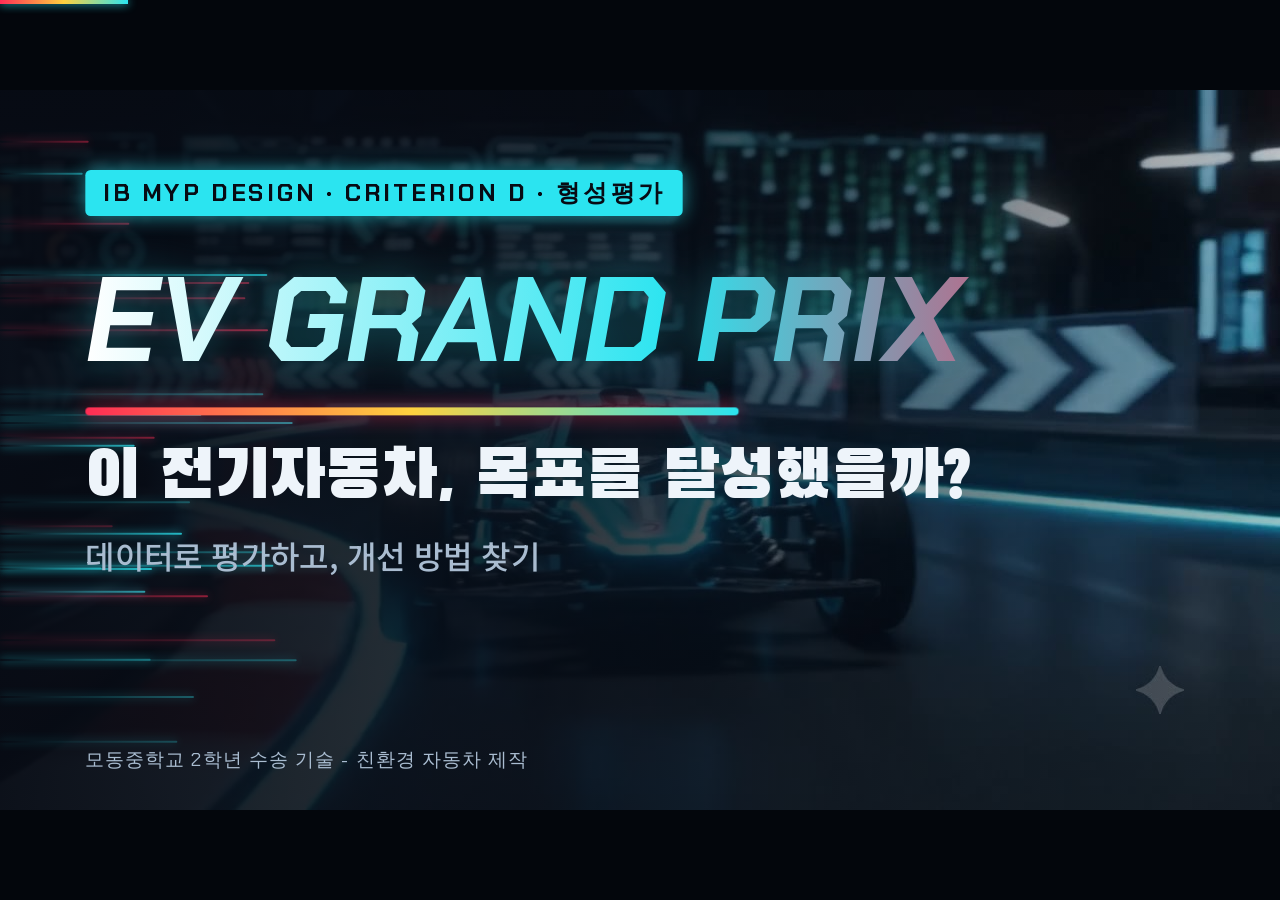
<file: ev-racing/slides.html>
<!doctype html>
<html lang="ko">
<head>
<meta charset="utf-8">
<meta name="viewport" content="width=device-width, initial-scale=1, viewport-fit=cover">
<title>EV GRAND PRIX 공개수업</title>
<meta name="claude:viewport-fit-sides" content="cover">
<link rel="preconnect" href="https://fonts.googleapis.com">
<link rel="preconnect" href="https://fonts.gstatic.com" crossorigin>
<link rel="stylesheet" href="https://fonts.googleapis.com/css2?family=Black+Han+Sans&family=Chakra+Petch:ital,wght@0,500;0,700;1,700&family=Noto+Sans+KR:wght@400;500;700;900&display=swap">
<style>
/* Layout: a fixed 1920×1080 stage scaled to the window; slides stacked inside, one visible; click/keys reveal fragments one at a time; auto-hiding control bar below */
:root {
  --bg: #070B14; --panel: #121C30; --fg: #EEF4FA; --muted: #A9BCD0; --dim: #6F8399;
  --cyan: #2BE4F0; --yellow: #FFD23F; --red: #FF2D55; --pink: #FF6E8A;
  --display: 'Chakra Petch', 'Arial Black', Arial, sans-serif;
  --title: 'Black Han Sans', 'Noto Sans KR', sans-serif;
  --body: 'Noto Sans KR', 'Apple SD Gothic Neo', Arial, sans-serif;
  color-scheme: dark;
}
html, body { height: 100%; }
body { word-break: keep-all; overflow-wrap: anywhere; margin: 0; background: #03060C; color: var(--fg); font-family: var(--body); overflow: hidden; user-select: none; -webkit-user-select: none; }
* { box-sizing: border-box; }
p, h1, h2, h3 { margin: 0; }
h1, h2, h3 { font-weight: 400; }
#viewport { position: fixed; inset: 0; overflow: hidden; cursor: pointer; }
#stage { position: absolute; left: 50%; top: 50%; width: 1920px; height: 1080px; transform-origin: 0 0; }
.slide { position: absolute; inset: 0; overflow: hidden; color: var(--fg); font-family: var(--body); visibility: hidden; opacity: 0; transition: opacity .55s ease, transform .55s cubic-bezier(.2,.8,.2,1), visibility 0s linear .55s; transform: translateX(60px); }
.slide.active { visibility: visible; opacity: 1; transform: none; transition: opacity .55s ease, transform .55s cubic-bezier(.2,.8,.2,1), visibility 0s; }
.slide.past { transform: translateX(-60px); }
.slide img.bg, .slide video.bg { position: absolute; left: 0; top: 0; width: 1920px; height: 1080px; object-fit: cover; }
.stripe { position: absolute; left: 0; top: 0; width: 1920px; height: 8px; background: linear-gradient(90deg, #FF2D55, #FFD23F, #2BE4F0); }
/* ── 글씨 크기 기준 (모든 슬라이드 공통) ── */
.eyebrow { font-family: var(--display); font-size: 48px; font-weight: 700; letter-spacing: 6px; line-height: 1.1; }   /* 맨 위 영어 글씨 */
.title   { font-family: var(--title); font-size: 100px; line-height: 1.1; }                                         /* 슬라이드 제목 */
.hero    { font-family: var(--title); font-size: 140px; line-height: 1.12; }                                        /* 질문·정리 큰 문장 */
.lead    { font-size: 48px; font-weight: 700; line-height: 1.4; }                                                    /* 강조 문장 */
.body    { font-size: 42px; line-height: 1.45; }                                                                     /* 카드 본문 */
.card-h  { font-family: var(--title); font-size: 64px; line-height: 1.15; }                                         /* 카드 제목 */
.label   { font-family: var(--display); font-size: 34px; font-weight: 700; letter-spacing: 4px; line-height: 1.3; }  /* 작은 꼬리표 */
.num     { font-family: var(--display); font-weight: 700; font-style: italic; line-height: 1; }                      /* 큰 숫자 */
.unit    { font-family: var(--display); font-size: 48px; font-weight: 700; }
.foot    { position: absolute; left: 128px; bottom: 56px; width: 1664px; font-family: var(--display); font-size: 28px; letter-spacing: 2px; color: var(--dim); }
/* ── 배치 도우미 ── */
.frame { position: absolute; inset: 0; padding: 96px 128px 150px; display: flex; flex-direction: column; gap: 24px; }
.row { display: flex; gap: 32px; }
.mt { margin-top: 24px; }
.card { background: var(--panel); border-radius: 24px; padding: 44px; display: flex; flex-direction: column; gap: 18px; }
.pill { padding: 26px 52px; font-size: 52px; font-weight: 700; border-radius: 256px; white-space: nowrap; }
.stmt { padding: 24px 32px; background: #121c30e6; border-radius: 16px; }
.step { display: flex; gap: 28px; align-items: center; padding: 22px 32px; background: #121c30eb; border-radius: 16px; }
.barrow { display: flex; gap: 24px; align-items: center; }
.bar-c, .bar-y { height: 76px; border-radius: 12px; flex: none; }
.bar-c { background: linear-gradient(90deg, #0F5F6A, #2BE4F0); box-shadow: 0 0 24px rgba(43,228,240,0.4); }
.bar-y { background: linear-gradient(90deg, #7A5C00, #FFD23F); box-shadow: 0 0 36px rgba(255,210,63,0.7); }
.val { font-family: var(--display); font-size: 52px; font-weight: 700; white-space: nowrap; }
.notes { display: none; }

/* fragments: hidden until revealed, then rise in */
.f { opacity: 0; transform: translateY(36px) scale(.98); transition: opacity .5s ease, transform .6s cubic-bezier(.2,.9,.25,1.15); }
.f.on { opacity: 1; transform: none; }
.f.pop { transform: scale(.6); }
.f.pop.on { transform: none; }
.f.left { transform: translateX(-80px); }
.f.left.on { transform: none; }
/* intro animations that play when a slide opens */
.slide.active .intro { animation: intro .8s cubic-bezier(.2,.9,.25,1) both; }
.slide.active .intro.d1 { animation-delay: .15s; } .slide.active .intro.d2 { animation-delay: .35s; } .slide.active .intro.d3 { animation-delay: .55s; } .slide.active .intro.d4 { animation-delay: .75s; }
@keyframes intro { from { opacity: 0; transform: translateX(-70px); } to { opacity: 1; transform: none; } }

/* cover speed streaks */
.streaks { position: absolute; inset: 0; pointer-events: none; }
.streaks i { position: absolute; left: 0; height: 3px; border-radius: 3px; background: linear-gradient(90deg, rgba(43,228,240,0), #2BE4F0); box-shadow: 0 0 12px #2BE4F0; animation: zoom linear infinite; }
.streaks i.r { background: linear-gradient(90deg, rgba(255,45,85,0), #FF2D55); box-shadow: 0 0 12px #FF2D55; }
@keyframes zoom { from { transform: translateX(-520px); } to { transform: translateX(2440px); } }

.arrow { width: 0; height: 0; border-top: 26px solid transparent; border-bottom: 26px solid transparent; border-left: 44px solid var(--yellow); flex: none; filter: drop-shadow(0 0 10px rgba(255,210,63,.6)); }
.tri-up { width: 0; height: 0; border-left: 24px solid transparent; border-right: 24px solid transparent; border-bottom: 40px solid var(--cyan); }
table.grid { border-collapse: separate; border-spacing: 0 8px; }
table.grid th, table.grid td { padding: 18px 32px; text-align: left; }
table.grid th { font-weight: 700; color: var(--muted); }
table.grid tr > :first-child { border-radius: 14px 0 0 14px; }
table.grid tr > :last-child { border-radius: 0 14px 14px 0; }

/* in-slide timer */
.timer { z-index: 5; position: absolute; display: flex; flex-direction: column; align-items: center; gap: 14px; padding: 26px 24px; background: rgba(7,11,20,.92); border: 3px solid var(--tc); border-radius: 28px; box-shadow: 0 0 40px color-mix(in srgb, var(--tc) 55%, transparent); cursor: default; transition: border-color .3s, box-shadow .3s; }
.timer .dial { position: relative; width: 250px; height: 250px; border: 0; padding: 0; background: none; cursor: pointer; border-radius: 50%; color: inherit; }
.timer .dial svg { position: absolute; inset: 0; transform: rotate(-90deg); }
.timer .track { fill: none; stroke: #1E2A40; stroke-width: 12; }
.timer .ring { fill: none; stroke: var(--tc); stroke-width: 12; stroke-linecap: round; filter: drop-shadow(0 0 8px var(--tc)); transition: stroke .3s; }
.timer .face { position: absolute; inset: 0; display: flex; flex-direction: column; align-items: center; justify-content: center; gap: 2px; }
.timer .time { font-family: var(--display); font-style: italic; font-weight: 700; font-size: 72px; line-height: 1; color: var(--tc); text-shadow: 0 0 22px var(--tc); font-variant-numeric: tabular-nums; }
.timer .state { font-family: var(--display); font-weight: 700; font-size: 20px; letter-spacing: 4px; color: var(--muted); }
.timer .hint { font-size: 18px; color: var(--muted); }
.timer.compact { gap: 12px; padding: 20px 22px; }
.timer.compact .dial { width: auto; height: auto; border-radius: 16px; padding: 4px 12px; }
.timer.compact .dial svg { display: none; }
.timer.compact .face { position: static; }
.timer.compact .time { font-size: 92px; }
.timer.compact button.tb { font-size: 20px; padding: 6px 12px; }
.timer.compact button.tb.go { min-width: 100px; }
.timer .bar { width: 100%; height: 10px; border-radius: 5px; background: #1E2A40; overflow: hidden; }
.timer .bar b { display: block; height: 100%; width: 100%; background: linear-gradient(90deg, var(--red), var(--tc)); box-shadow: 0 0 10px var(--tc); }
.timer .ctrl { display: flex; gap: 10px; }
.timer button.tb { font-family: var(--body); font-weight: 700; font-size: 24px; padding: 8px 16px; border-radius: 12px; border: 2px solid #2B3B55; background: #121C30; color: var(--fg); cursor: pointer; }
.timer button.tb.go { background: var(--tc); border-color: var(--tc); color: #070B14; min-width: 120px; }
.timer button:focus-visible { outline: 3px solid var(--cyan); outline-offset: 3px; }
.timer.warn { --tc: #FF2D55 !important; animation: tpulse 1s ease-in-out infinite; }
.timer.done { --tc: #FF2D55 !important; }
.timer.done .time { animation: tblink .5s steps(1) infinite; }
@keyframes tpulse { 50% { box-shadow: 0 0 80px rgba(255,45,85,.8); } }
@keyframes tblink { 50% { opacity: .2; } }

/* control bar */
/* ── 조작 막대 크기 (여기 숫자만 바꾸면 됨) ── */
:root { --bar-pad: 3px;  --bar-font: 11px; }
#bar { position: fixed; left: 50%; bottom: max(10px, env(safe-area-inset-bottom, 0px)); transform: translateX(-50%); display: flex; align-items: center; gap: calc(var(--bar-pad) + 1px); padding: var(--bar-pad) calc(var(--bar-pad) + 2px); border-radius: 12px; background: rgba(10,16,28,.82); border: 1px solid rgba(43,228,240,.3); box-shadow: 0 6px 20px rgba(0,0,0,.45); backdrop-filter: blur(10px); transition: opacity .35s, transform .35s; z-index: 20; max-width: calc(100% - 32px); }
body.idle #bar { opacity: 0; transform: translate(-50%, 16px); pointer-events: none; }
body.idle #viewport { cursor: none; }
#bar button { font-family: var(--body); font-weight: 700; font-size: var(--bar-font); line-height: 1.2; color: var(--fg); background: #17233A; border: 1px solid #2B3B55; border-radius: 8px; padding: var(--bar-pad) calc(var(--bar-pad) * 2 + 2px); cursor: pointer; white-space: nowrap; }
#bar button:hover { border-color: var(--cyan); }
#bar button:focus-visible { outline: 2px solid var(--cyan); outline-offset: 2px; }
#bar button.main { background: var(--cyan); border-color: var(--cyan); color: #070B14; }
#bar button[disabled] { opacity: .35; cursor: default; }
#count { font-family: var(--display); font-weight: 700; font-size: var(--bar-font); color: var(--muted); min-width: 44px; text-align: center; font-variant-numeric: tabular-nums; }
#progress { position: fixed; left: 0; top: 0; height: 4px; background: linear-gradient(90deg, var(--red), var(--yellow), var(--cyan)); box-shadow: 0 0 10px var(--cyan); transition: width .4s; z-index: 21; }
#stepdots { display: flex; gap: 3px; padding: 0 3px; }
#stepdots i { width: 4px; height: 4px; border-radius: 50%; background: #2B3B55; }
#stepdots i.on { background: var(--yellow); box-shadow: 0 0 5px var(--yellow); }
#help { position: fixed; top: 12px; right: max(14px, env(safe-area-inset-right, 0px)); font-size: 12px; color: var(--dim); z-index: 20; transition: opacity .35s; }
body.idle #help { opacity: 0; }
@media (max-width: 640px) { #bar .label { display: none; } #help { display: none; } }
.slide .script { display: none; }

/* ── 발표자 화면 ── */
#presenter { display: none; }
body.pmode { cursor: auto; user-select: auto; -webkit-user-select: auto; }
body.pmode #bar, body.pmode #help, body.pmode #progress { display: none; }
/* 발표자 화면에서 연 청중 화면: 아래 조작 버튼·도움말 숨김 (키보드·클릭 넘김은 그대로) */
body.aud #bar, body.aud #help { display: none !important; }
/* 시험 영상 플레이어 */
.vplayer video { position: absolute; left: 80px; top: 210px; width: 1440px; height: 810px; background: #000; border-radius: 18px; border: 3px solid #2B3B55; }
.vplayer .vside { position: absolute; left: 1560px; top: 210px; width: 280px; display: flex; flex-direction: column; gap: 18px; }
.vbtn { font-family: var(--body); font-weight: 800; font-size: 40px; color: #EEF4FA; background: #17233A; border: 3px solid #2B3B55; border-radius: 16px; padding: 18px 0; cursor: pointer; }
.vbtn:hover { border-color: #2BE4F0; }
.vbtn.on { background: #2BE4F0; border-color: #2BE4F0; color: #070B14; }
.vbtn.ctl { font-size: 32px; background: #121C30; }
.vbtn.play { background: #FFD23F; border-color: #FFD23F; color: #070B14; }
.vside .vgap { height: 14px; }
body.pmode #presenter { position: fixed; inset: 0; display: grid; grid-template-rows: auto 1fr; gap: 12px; padding: 12px max(16px, env(safe-area-inset-right, 0px)) 14px max(16px, env(safe-area-inset-left, 0px)); background: #0A0F1A; color: var(--fg); font-family: var(--body); }
.p-head { display: flex; align-items: center; gap: 12px; flex-wrap: wrap; }
.p-brand { font-family: var(--display); font-weight: 700; font-size: 15px; letter-spacing: 3px; color: var(--cyan); }
.p-title { font-weight: 700; font-size: 15px; color: var(--fg); flex: 1; min-width: 160px; white-space: nowrap; overflow: hidden; text-overflow: ellipsis; }
.p-clock { font-family: var(--display); font-weight: 700; font-size: 22px; font-variant-numeric: tabular-nums; color: var(--yellow); }
.p-now { font-family: var(--display); font-size: 15px; color: var(--muted); font-variant-numeric: tabular-nums; }
.p-btn { font-family: var(--body); font-weight: 700; font-size: 13px; color: var(--fg); background: #17233A; border: 1px solid #2B3B55; border-radius: 8px; padding: 6px 12px; cursor: pointer; white-space: nowrap; }
.p-btn:hover { border-color: var(--cyan); }
.p-btn:focus-visible { outline: 2px solid var(--cyan); outline-offset: 2px; }
.p-btn.main { background: var(--cyan); border-color: var(--cyan); color: #070B14; }
.p-btn.warn { border-color: var(--yellow); color: var(--yellow); }
.p-btn[disabled] { opacity: .35; cursor: default; }
.p-link { font-size: 12px; font-weight: 700; padding: 3px 8px; border-radius: 6px; }
.p-link.on { color: #070B14; background: var(--cyan); }
.p-link.off { color: var(--muted); background: #17233A; }
.p-main { display: grid; grid-template-columns: minmax(0, 1.65fr) minmax(300px, 1fr); gap: 14px; min-height: 0; }
.p-left { display: flex; flex-direction: column; gap: 8px; min-height: 0; }
.p-cur { position: relative; flex: 1; min-height: 0; border-radius: 10px; overflow: hidden; background: #03060C; border: 2px solid var(--cyan); }
body.pmode #viewport { position: absolute; inset: 0; }
.p-under { display: flex; align-items: center; gap: 10px; font-size: 13px; color: var(--muted); }
.p-under .dots { display: flex; gap: 4px; }
.p-under .dots i { width: 8px; height: 8px; border-radius: 50%; background: #2B3B55; }
.p-under .dots i.on { background: var(--yellow); }
.p-right { display: flex; flex-direction: column; gap: 10px; min-height: 0; }
.p-label { font-size: 12px; font-weight: 700; letter-spacing: 2px; color: var(--muted); display: flex; align-items: center; gap: 8px; }
.p-next { position: relative; width: 100%; aspect-ratio: 16 / 9; max-width: 100%; border-radius: 8px; overflow: hidden; background: #03060C; border: 1px solid #2B3B55; flex: none; }
.p-next .nstage { position: absolute; left: 0; top: 0; width: 1920px; height: 1080px; transform-origin: 0 0; pointer-events: none; }
.p-next .end { position: absolute; inset: 0; display: grid; place-items: center; font-family: var(--display); font-size: 18px; color: var(--muted); }
.p-script { flex: 1; min-height: 120px; display: flex; flex-direction: column; gap: 6px; }
.p-script textarea { flex: 1; min-height: 0; width: 100%; resize: none; font-family: var(--body); font-size: var(--script-size, 22px); line-height: 1.6; color: #F4F8FC; background: #111A2C; border: 1px solid #2B3B55; border-radius: 10px; padding: 14px 16px; outline: none; }
.p-script textarea:focus { border-color: var(--yellow); }
.p-memo { font-size: 13px; line-height: 1.55; color: var(--muted); background: #0E1626; border: 1px dashed #2B3B55; border-radius: 8px; padding: 8px 10px; max-height: 96px; overflow: auto; }
.p-memo b { color: var(--fg); }
.p-tools { display: flex; gap: 6px; flex-wrap: wrap; align-items: center; }
.p-saved { font-size: 12px; color: var(--muted); margin-left: auto; }
.p-toast { position: fixed; left: 50%; bottom: 20px; transform: translateX(-50%); background: #17233A; border: 1px solid var(--cyan); color: var(--fg); font-size: 14px; padding: 8px 14px; border-radius: 8px; z-index: 50; }
@media (max-width: 900px) { .p-main { grid-template-columns: 1fr; } .p-next { max-height: 30vh; } }
@media (prefers-reduced-motion: reduce) {
  .slide, .slide.active, .f { transition: opacity .2s; transform: none !important; }
  .slide.active .intro { animation: none; }
  .streaks { display: none; }
  .timer.warn, .timer.done .time { animation: none; }
}

/* 5번 슬라이드: 예시 카드 크게 보기 */
.zc { cursor: zoom-in; transition: transform .2s ease, box-shadow .2s ease; }
.f.on .zc:hover { transform: translateY(-4px) scale(1.02); box-shadow: 0 0 34px rgba(255,255,255,.18); }
.zoom { position: absolute; inset: 0; z-index: 50; display: flex; flex-direction: column; align-items: center; justify-content: center; gap: 28px; background: rgba(4,7,14,.86); backdrop-filter: blur(6px); opacity: 0; visibility: hidden; transition: opacity .25s ease, visibility 0s linear .25s; cursor: zoom-out; }
.zoom.open { opacity: 1; visibility: visible; transition: opacity .25s ease, visibility 0s; }
.zoom-card { width: 1400px; border-radius: 36px; border: 4px solid var(--zc, #2BE4F0); background: var(--zb, #0E1E26); box-shadow: 0 0 80px color-mix(in srgb, var(--zc, #2BE4F0) 40%, transparent); padding: 50px 64px; display: flex; flex-direction: column; gap: 30px; transform: scale(.85); transition: transform .3s cubic-bezier(.2,.9,.25,1.2); }
.zoom.open .zoom-card { transform: none; }
.zoom-top { display: flex; align-items: center; gap: 28px; font-family: var(--body); }
.zoom-letter { font-family: var(--display); font-size: 120px; font-weight: 700; font-style: italic; line-height: 1; color: var(--zc); }
.zoom-goal { font-size: 44px; font-weight: 700; color: #EEF4FA; }
.zoom-goal small { display: block; font-size: 32px; font-weight: 500; color: #A9BCD0; }
.zoom-trials { display: flex; gap: 24px; }
.zoom-trial { flex: 1; border-radius: 24px; padding: 22px 26px; background: rgba(255,255,255,.05); border: 3px solid #2BE4F0; font-family: var(--body); }
.zoom-trial.ng { border-color: #FF6E8A; background: rgba(255,45,85,.12); }
.zoom-trial p { font-size: 32px; color: #A9BCD0; }
.zoom-trial b { display: block; font-family: var(--display); font-size: 84px; font-style: normal; line-height: 1.1; color: #EEF4FA; }
.zoom-trial b span { font-size: 40px; margin-left: 6px; }
.zoom-trial i { font-style: normal; font-size: 34px; font-weight: 700; color: #2BE4F0; }
.zoom-trial.ng i { color: #FF6E8A; }
.zoom-avg { display: flex; align-items: center; justify-content: space-between; gap: 30px; font-family: var(--body); }
.zoom-avg p { font-size: 40px; color: #EEF4FA; }
.zoom-avg p b { font-family: var(--display); font-size: 96px; font-style: normal; color: var(--zc); margin-left: 12px; }
.zoom-badge { font-size: 54px; font-weight: 700; padding: 14px 40px; border-radius: 18px; white-space: nowrap; }
.zoom-order { font-family: var(--body); font-size: 38px; color: #A9BCD0; }
.zoom-order b { color: #EEF4FA; font-size: 46px; }
.zoom-hint { font-family: var(--body); font-size: 28px; color: #A9BCD0; }
</style>

</head>
<body>
<div id="progress"></div>
<div id="viewport"><div id="stage">

<!-- 1. 표지 -->
<section class="slide" data-title="EV GRAND PRIX" style="background:#070B14">
  <video class="bg" id="coverVideo" autoplay muted loop playsinline aria-hidden="true"></video>
  <div style="position:absolute;inset:0;background:linear-gradient(90deg, rgba(7,11,20,0.96) 0%, rgba(7,11,20,0.82) 45%, rgba(7,11,20,0.25) 100%)"></div>
  <div class="streaks" id="streaks"></div>
  <p class="intro" style="position:absolute;left:128px;top:120px;font-family:var(--display);font-size:36px;font-weight:700;letter-spacing:5px;color:#070B14;background:#2BE4F0;padding:10px 26px;border-radius:8px;box-shadow:0 0 28px rgba(43,228,240,0.6)">IB MYP DESIGN · CRITERION D · 형성평가</p>
  <h1 class="intro d1" style="position:absolute;left:128px;top:250px;width:1600px;font-family:var(--display);font-size:180px;font-weight:700;font-style:italic;line-height:1.05;letter-spacing:-2px;background:linear-gradient(90deg, #FFFFFF 0%, #2BE4F0 55%, #FF2D55 100%);-webkit-background-clip:text;background-clip:text;-webkit-text-fill-color:transparent;filter:drop-shadow(0 0 30px rgba(43,228,240,0.35))">EV GRAND PRIX</h1>
  <div class="intro d2" style="position:absolute;left:128px;top:476px;width:980px;height:12px;border-radius:6px;background:linear-gradient(90deg, #FF2D55 0%, #FFD23F 50%, #2BE4F0 100%);box-shadow:0 0 30px rgba(255,45,85,0.7)"></div>
  <h2 class="intro d3 title" style="position:absolute;left:128px;top:528px;width:1664px">이 전기자동차, 목표를 달성했을까?</h2>
  <p class="intro d4 lead" style="position:absolute;left:128px;top:664px;width:1664px;font-weight:500;color:#A9BCD0">데이터로 평가하고, 개선 방법 찾기</p>
  <p class="foot" style="color:#A9BCD0">모동중학교 2학년 수송 기술 - 친환경 자동차 제작</p>
  <div class="notes">입장 전 전자칠판에 띄워 두는 표지. 학생들이 앉으면 바로 다음 슬라이드(질문)로 넘어간다.</div>
  <div class="script">
[입장 · 수업 전]
(학생들이 자리에 앉는 동안 표지를 띄워 둔다)

자, 다 앉았나요? 시작할게요.
지금까지 우리는 전기자동차를 만드는 데 집중해 왔어요.
그런데 차는 만들었다고 끝이 아니에요. 잘 만들었는지 따져 보는 일, ‘평가’가 남아 있죠.
오늘은 그 평가하는 법을 연습해 볼 거예요.
그래서 선생님이 전기자동차가 3m를 달리는 영상을 애니메이션으로 세 번 준비해 왔어요.
이 차가 목표를 달성했는지, 오늘 여러분이 직접 판정합니다.

그 전에, 질문 하나만 먼저 할게요.

[클릭 → 다음 슬라이드]
  </div>
</section>

<!-- 2. 질문 -->
<section class="slide" data-title="어떤 전기자동차가 가장 잘 만든 차일까?" style="background:#14060c">
  <img class="bg" src="poster.jpg" alt="" style="filter:saturate(1.3)">
  <div style="position:absolute;inset:0;background:linear-gradient(180deg, #14060c8c 0%, #780a28d1 55%, #14060cf5 100%)"></div>
  <p class="intro eyebrow" style="position:absolute;top:140px;left:128px;width:1664px;color:#ffd23f">QUESTION · 생각해 볼까요?</p>
  <h1 class="intro d1 hero" style="position:absolute;top:270px;left:128px;width:1664px;color:#fff3f5;text-shadow:0 0 40px #ff2d55cc, 0 6px 0 #00000080">어떤 전기자동차가<br>가장 잘 만든 차일까?</h1>
  <div style="position:absolute;top:730px;left:128px;width:1664px;display:flex;gap:40px;justify-content:center">
    <p class="f pop pill" style="color:#14060c;background:#2be4f0;box-shadow:0 0 30px #2be4f099">⚡ 가장 빠른 차</p>
    <p class="f pop pill" style="color:#fff3f5;background:#ff2d55;box-shadow:0 0 30px #ff2d5599">↔️ 가장 똑바로 가는 차</p>
  </div>
  <div class="notes">도입 (0~4분). 학습지 맨 위 ‘☑생각해보기’ 칸과 연결 — 둘 중 하나에 동그라미. “가장 빠른 차”와 “가장 똑바로 가는 차” 두 선택지를 던지고 옆 친구와 10초 이야기. 학생 의견을 1~2명만 듣고, 답은 주지 않는다. 예: 2.5초에 갔지만 20cm 벗어난 차 vs 3.2초 걸렸지만 2cm만 벗어난 차 — 누가 더 잘 만들었나? 오늘 잴 두 가지(속도·직진성)를 자연스럽게 미리 보여 주는 장치. “둘 중 하나가 아니라, 처음에 정한 목표(속도·직진성)를 달성했는가가 기준”이라는 결론은 정리 단계에서 다시 연결.</div>
  <div class="script">
[도입 · 0~2분]

어떤 전기자동차가 가장 잘 만든 차일까요?

[클릭] 3m를 가장 빨리 간 차일까요?
[클릭] 아니면 옆으로 새지 않고 가장 똑바로 간 차일까요?

예를 하나 들어 볼게요.
한 대는 3m를 2.5초 만에 갔어요. 그런데 옆으로 20cm나 벗어났어요.
다른 한 대는 3.2초가 걸렸어요. 대신 2cm밖에 안 벗어나고 거의 똑바로 갔어요.
여러분이 이 차에 탄다면 어느 쪽을 고를래요? 학습지 맨 위 ‘생각해보기’에 하나를 골라 동그라미 치고, 옆 친구랑 10초만 이야기해 보세요.

(1~2명 발표 듣기 — 답은 정해 주지 않는다)
그렇죠, 의견이 갈려요. 빠른 게 좋다는 사람도 있고, 똑바로 가야 한다는 사람도 있고요.
이 질문의 답은 수업 끝에 다시 물어볼게요. 그때는 여러분이 답할 수 있을 거예요.
그러려면 오늘 무엇을 할 수 있어야 하는지부터 볼까요?

[클릭 → 다음 슬라이드]
  </div>
</section>

<!-- 3. 오늘의 목표 -->
<section class="slide" data-title="오늘의 목표" style="background:linear-gradient(160deg, #0d1526 0%, #070b14 70%)">
  <div class="stripe"></div>
  <div class="frame">
    <p class="eyebrow" style="color:#2be4f0">TODAY’S MISSION</p>
    <h2 class="title">오늘의 목표</h2>
    <div class="row mt" style="gap:48px">
      <div class="f card" style="flex:1;border-left:10px solid #2be4f0;box-shadow:0 0 40px #2be4f02e">
        <p class="num" style="font-size:96px;color:#2be4f0;text-shadow:0 0 24px #2be4f099">01</p>
        <p class="body" style="font-size:44px;font-weight:700;line-height:1.4">시험 데이터를 근거로 자동차가 설계 목표를 <span style="color:#2be4f0">달성했는지 판단</span>할 수 있다.</p>
      </div>
      <div class="f card" style="flex:1;border-left:10px solid #ff2d55;box-shadow:0 0 40px #ff2d552e">
        <p class="num" style="font-size:96px;color:#ff2d55;text-shadow:0 0 24px #ff2d5599">02</p>
        <p class="body" style="font-size:44px;font-weight:700;line-height:1.4">못 미친 원인을 차의 구조와 연결해 <span style="color:#ff6e8a">개선 방안</span>을 제안할 수 있다.</p>
      </div>
    </div>
    <div class="f row mt" style="align-items:center;gap:28px;flex-wrap:wrap">
      <p class="label" style="padding:8px 22px;color:#070b14;background:#ffd23f;border-radius:8px;white-space:nowrap">MYP 기준 D</p>
      <p class="label" style="padding:8px 22px;color:#eef4fa;background:#2b3b55;border-radius:8px;white-space:nowrap">형성평가 · 연습</p>
      <p class="body" style="color:#a9bcd0">D-1 테스트 방법 &nbsp;·&nbsp; D-2 성과 분석 &nbsp;·&nbsp; D-3 개선 방안 &nbsp;·&nbsp; D-4 사용자 영향</p>
    </div>
  </div>
  <div class="notes">오늘은 형성평가(연습) — 점수가 아니라 피드백을 위한 시간이라고 먼저 안내. 학습 목표 2개를 읽고, 오늘 쓰는 답은 모두 “숫자 근거”가 있어야 한다고 강조. 기준 D 네 요소가 학습지의 D-1~D-4 칸과 그대로 연결된다고 짧게 안내.</div>
  <div class="script">
[도입 · 2~4분]

오늘 할 일은 딱 두 가지예요.

[클릭] 첫째, 시험 데이터를 근거로 자동차가 설계 목표를 달성했는지 판단하기.
방금 질문에서 ‘빠르기’와 ‘똑바로 가기’가 나왔죠? 오늘 볼 차에는 이 두 가지 목표가 미리 정해져 있어요.
그 목표와 실제 기록을 비교해서 판단하는 거예요.

[클릭] 둘째, 목표에 못 미친 부분이 있다면 차의 어디 때문인지 찾아서, 개선 방안을 제안하기.

[클릭] 이 두 가지가 IB 평가 기준 D, ‘평가하기’예요.
오늘은 점수를 매기는 날이 아니에요. 연습하는 날, 형성평가입니다. 그러니까 틀려도 괜찮아요.
학습지를 보면 D-1부터 D-4까지 있는데, 오늘 수업이 그 순서대로 흘러가요.

대신 약속 하나만 해요. 오늘 쓰는 답에는 반드시 숫자가 들어갑니다. ‘느낌’ 말고 ‘근거’로요.
그럼 그 숫자를 어떻게 얻었는지, 테스트 방법부터 볼게요.

[클릭 → 다음 슬라이드]
  </div>
</section>

<!-- 4. 테스트 -->
<section class="slide" data-title="한 번 달리고 두 가지를 잰다" style="background:linear-gradient(160deg, #0D1526 0%, #070B14 70%)">
  <div class="stripe"></div>
  <div class="frame">
    <p class="eyebrow" style="color:#2BE4F0">D-1 · TEST DESIGN</p>
    <h2 class="title">3m 한 번 달리고, <span style="color:#FFD23F">두 가지</span>를 잰다</h2>
    <div class="row mt" style="gap:40px">
      <div class="f card" style="flex:1;box-shadow:0 0 0 2px rgba(43,228,240,0.35), 0 0 40px rgba(43,228,240,0.15);gap:14px">
        <div style="display:flex;gap:20px;align-items:center"><p style="font-size:64px;line-height:1">⏱️</p><h3 class="card-h" style="color:#2BE4F0">속도</h3></div>
        <p class="body"><b>무엇을</b> · 3m 가는 데 걸린 <b>시간</b></p>
        <p class="body" style="color:#A9BCD0;font-size:30px">📹 <b style="color:#EEF4FA">어떻게</b> · 같은 출발선에서 출발, 옆에서 본 영상의 스톱워치로 도착 순간 시간 읽기</p>
        <p class="unit">단위 ( <span class="f" style="color:#FFD23F">초</span> ) · 3번</p>
      </div>
      <div class="f card" style="flex:1;box-shadow:0 0 0 2px rgba(255,45,85,0.35), 0 0 40px rgba(255,45,85,0.15);gap:14px">
        <div style="display:flex;gap:20px;align-items:center"><p style="font-size:64px;line-height:1">↔️</p><h3 class="card-h" style="color:#FF6E8A">직진성</h3></div>
        <p class="body"><b>무엇을</b> · 도착 지점에서 가운데 선과 벌어진 <b>거리(이탈 거리)</b></p>
        <p class="body" style="color:#A9BCD0;font-size:30px">📏 <b style="color:#EEF4FA">어떻게</b> · 도착 지점에 자를 가로로 놓고(가운데 0) 위에서 본 영상으로 읽기</p>
        <p class="unit">단위 ( <span class="f" style="color:#FFD23F">cm</span> ) · 3번</p>
      </div>
    </div>
    <p class="f lead mt" style="font-weight:500;color:#A9BCD0">테스트 설계에는 <b style="color:#EEF4FA">무엇을(단위)</b> · <b style="color:#EEF4FA">어떻게</b> · <b style="color:#EEF4FA">몇 번</b>이 모두 들어가야 해요.<br><span style="color:#2BE4F0">왜 3번?</span> 한 번은 우연일 수 있어서 → 평균을 내면 <b style="color:#EEF4FA">믿을 만한 값(신뢰성)</b></p>
  </div>
  <div class="notes">학습지 D-1(테스트 방법 정하기)과 연결. 세 번째 클릭(아래 두 줄)에서 발문 “왜 한 번이 아니라 3번 쟀을까?”를 던지고 한두 명 답을 들은 뒤 정리한다. 3m 주행 한 번에 두 가지(시간·이탈 거리)를 함께 잰다. 둘 다 숫자가 작을수록 좋다. 시간은 옆에서 본 영상(스톱워치가 화면에 함께 나옴), 이탈 거리는 도착 지점에 가로로 놓은 자(가운데 선 = 0)를 위에서 본 영상으로 읽는다. 영상은 애니메이션 3회분. 학습지 D-1은 미리 채워 두었고 단위 칸 2개(초, cm)만 학생이 채운다. 클릭 순서: 속도 카드 → 단위 ‘초’ 공개 → 직진성 카드 → 단위 ‘cm’ 공개 → 왜 3번?</div>
  <div class="script">
[전개 1 · 4~6분]

학습지 D-1을 같이 보면서 들으세요.
차를 3m 달리게 했어요. 그런데 한 번 달릴 때 두 가지를 같이 잽니다.

[클릭] 첫째, 속도. 3m 가는 데 걸린 시간이에요.
같은 출발선에서 출발하고, 옆에서 본 영상에 나오는 스톱워치로 도착하는 순간의 시간을 읽어요.
단위는 뭘까요? (대답 듣고) [클릭] 맞아요, 초. 학습지 D-1 단위 칸에 ‘초’라고 쓰세요.

[클릭] 둘째, 직진성. 차가 얼마나 똑바로 갔는지예요.
도착 지점에 자를 가로로 놓고, 가운데를 0으로 해서 차가 몇 cm 벌어졌는지 위에서 본 영상으로 읽어요. 이걸 ‘이탈 거리’라고 불러요.
단위는? (대답 듣고) [클릭] cm. 이것도 단위 칸에 쓰세요.

둘 다 숫자가 작을수록 좋은 기록이에요. 빨리 갈수록, 덜 벗어날수록 좋으니까요.

[클릭] 그리고 둘 다 세 번씩 쟀어요. 왜 한 번이 아니라 세 번일까요?
(한두 명 대답 듣기) 맞아요. 한 번은 우연이거나 실수일 수 있으니까요.
같은 조건에서 세 번 재서 평균을 내면 믿을 만한 값이 돼요. 이걸 ‘신뢰성’이라고 해요.
이렇게 무엇을, 어떻게, 몇 번 — 이 세 가지가 다 들어가야 제대로 된 테스트 방법이에요.

D-1의 나머지 칸은 선생님이 미리 채워 뒀어요. 단위 칸 두 개, 다 채웠죠?

자, 이제 기록이 나오면 그걸로 ‘달성했다, 못 했다’를 어떻게 정할까요?

[클릭 → 다음 슬라이드]
  </div>
</section>

<!-- 5. 판단 기준 -->
<section class="slide" data-title="달성 정도 판단 기준" style="background:linear-gradient(160deg, #0D1526 0%, #070B14 70%)">
  <div class="stripe"></div>
  <div class="frame">
    <p class="eyebrow" style="color:#2BE4F0">D-2 · Achievement Criteria</p>
    <h2 class="title" style="font-size:66px">달성 · 부분 달성 · 미달성, 어떻게 판단할까?</h2>
    <p class="body" style="font-size:30px;color:#A9BCD0;margin-top:6px"><b style="color:#EEF4FA">판단 순서</b> &nbsp;① 평균이 ○인가? → ✕면 <b style="color:#FF6E8A">미달성</b> &nbsp;&nbsp;② 평균이 ○이면 3번 모두 ○인가? → 모두 ○ <b style="color:#2BE4F0">달성</b> · ✕가 하나라도 <b style="color:#FFD23F">부분 달성</b><br><span style="font-size:26px">○ = 목표보다 작거나 같으면 통과 &nbsp;·&nbsp; ✕ = 목표를 넘음 &nbsp;·&nbsp; 평균은 소수 둘째 자리까지</span></p>
    <div style="display:flex;flex-direction:column;gap:22px;margin-top:28px">
      <div class="f" style="display:flex;gap:22px;align-items:stretch">
        <div style="width:250px;flex:none;border-radius:20px;background:#121C30;border:2px solid #2BE4F0;display:flex;flex-direction:column;justify-content:center;padding:16px 22px;gap:4px">
          <p class="body" style="font-size:36px;font-weight:700;color:#2BE4F0">⏱️ 속도</p>
          <p class="body" style="font-size:26px;color:#A9BCD0">목표</p>
          <p class="body" style="font-size:30px;font-weight:700;color:#EEF4FA">3.00초 이하</p>
        </div>
        <div class="zc" data-z="0" title="눌러서 크게 보기" style="flex:1;background:#0E1E26;border:2px solid #2BE4F0;border-radius:20px;padding:20px 26px;display:flex;flex-direction:column;gap:6px">
          <p class="body" style="font-size:30px;color:#BFEFF3">A · 2.75 / 2.85 / 2.95</p>
          <p class="body" style="font-size:26px;color:#A9BCD0">○ ○ ○ &nbsp;· 통과 <b style="color:#EEF4FA">3</b> / 3번</p>
          <div style="display:flex;align-items:center;gap:20px"><p class="num" style="font-size:66px;font-style:normal;line-height:1.05;color:#2BE4F0">2.85<span style="font-size:36px;color:#BFEFF3">초</span></p><p class="body" style="font-size:32px;font-weight:700;color:#070B14;background:#2BE4F0;padding:6px 18px;border-radius:10px;white-space:nowrap">달성</p></div>
        </div>
        <div class="zc" data-z="1" title="눌러서 크게 보기" style="flex:1;background:#221B0C;border:2px solid #FFD23F;border-radius:20px;padding:20px 26px;display:flex;flex-direction:column;gap:6px">
          <p class="body" style="font-size:30px;color:#FFE9A8">B · 2.55 / 2.96 / <span style="color:#FF6E8A">3.04</span></p>
          <p class="body" style="font-size:26px;color:#A9BCD0">○ ○ <span style="color:#FF6E8A">✕</span> &nbsp;· 통과 <b style="color:#EEF4FA">2</b> / 3번</p>
          <div style="display:flex;align-items:center;gap:20px"><p class="num" style="font-size:66px;font-style:normal;line-height:1.05;color:#FFD23F">2.85<span style="font-size:36px;color:#FFE9A8">초</span></p><p class="body" style="font-size:32px;font-weight:700;color:#070B14;background:#FFD23F;padding:6px 18px;border-radius:10px;white-space:nowrap">부분 달성</p></div>
        </div>
        <div class="zc" data-z="2" title="눌러서 크게 보기" style="flex:1;background:#1A0F18;border:2px solid #FF6E8A;border-radius:20px;padding:20px 26px;display:flex;flex-direction:column;gap:6px">
          <p class="body" style="font-size:30px;color:#FFC9D4">C · 3.10 / 3.20 / 3.30</p>
          <p class="body" style="font-size:26px;color:#A9BCD0">✕ ✕ ✕ &nbsp;· 통과 <b style="color:#EEF4FA">0</b> / 3번</p>
          <div style="display:flex;align-items:center;gap:20px"><p class="num" style="font-size:66px;font-style:normal;line-height:1.05;color:#FF6E8A">3.20<span style="font-size:36px;color:#FFC9D4">초</span></p><p class="body" style="font-size:32px;font-weight:700;color:#FFF3F5;background:#C8143C;padding:6px 18px;border-radius:10px;white-space:nowrap">미달성</p></div>
        </div>
      </div>
      <div class="f" style="display:flex;gap:22px;align-items:stretch">
        <div style="width:250px;flex:none;border-radius:20px;background:#121C30;border:2px solid #FF6E8A;display:flex;flex-direction:column;justify-content:center;padding:16px 22px;gap:4px">
          <p class="body" style="font-size:36px;font-weight:700;color:#FF6E8A">↔️ 이탈 거리</p>
          <p class="body" style="font-size:26px;color:#A9BCD0">목표</p>
          <p class="body" style="font-size:30px;font-weight:700;color:#EEF4FA">10cm 이하</p>
        </div>
        <div class="zc" data-z="3" title="눌러서 크게 보기" style="flex:1;background:#0E1E26;border:2px solid #2BE4F0;border-radius:20px;padding:20px 26px;display:flex;flex-direction:column;gap:6px">
          <p class="body" style="font-size:30px;color:#BFEFF3">A · 4 / 6 / 8</p>
          <p class="body" style="font-size:26px;color:#A9BCD0">○ ○ ○ &nbsp;· 통과 <b style="color:#EEF4FA">3</b> / 3번</p>
          <div style="display:flex;align-items:center;gap:20px"><p class="num" style="font-size:66px;font-style:normal;line-height:1.05;color:#2BE4F0">6<span style="font-size:36px;color:#BFEFF3">cm</span></p><p class="body" style="font-size:32px;font-weight:700;color:#070B14;background:#2BE4F0;padding:6px 18px;border-radius:10px;white-space:nowrap">달성</p></div>
        </div>
        <div class="zc" data-z="4" title="눌러서 크게 보기" style="flex:1;background:#221B0C;border:2px solid #FFD23F;border-radius:20px;padding:20px 26px;display:flex;flex-direction:column;gap:6px">
          <p class="body" style="font-size:30px;color:#FFE9A8">B · 5 / 8 / <span style="color:#FF6E8A">11</span></p>
          <p class="body" style="font-size:26px;color:#A9BCD0">○ ○ <span style="color:#FF6E8A">✕</span> &nbsp;· 통과 <b style="color:#EEF4FA">2</b> / 3번</p>
          <div style="display:flex;align-items:center;gap:20px"><p class="num" style="font-size:66px;font-style:normal;line-height:1.05;color:#FFD23F">8<span style="font-size:36px;color:#FFE9A8">cm</span></p><p class="body" style="font-size:32px;font-weight:700;color:#070B14;background:#FFD23F;padding:6px 18px;border-radius:10px;white-space:nowrap">부분 달성</p></div>
        </div>
        <div class="zc" data-z="5" title="눌러서 크게 보기" style="flex:1;background:#1A0F18;border:2px solid #FF6E8A;border-radius:20px;padding:20px 26px;display:flex;flex-direction:column;gap:6px">
          <p class="body" style="font-size:30px;color:#FFC9D4">C · 10 / 12 / 14</p>
          <p class="body" style="font-size:26px;color:#A9BCD0">○ ✕ ✕ &nbsp;· 통과 <b style="color:#EEF4FA">1</b> / 3번</p>
          <div style="display:flex;align-items:center;gap:20px"><p class="num" style="font-size:66px;font-style:normal;line-height:1.05;color:#FF6E8A">12<span style="font-size:36px;color:#FFC9D4">cm</span></p><p class="body" style="font-size:32px;font-weight:700;color:#FFF3F5;background:#C8143C;padding:6px 18px;border-radius:10px;white-space:nowrap">미달성</p></div>
        </div>
      </div>
    </div>
    <p class="f lead" style="margin-top:22px">속도 A와 B는 <span style="color:#FFD23F">평균이 같아도</span> 판단이 달라요 → 회차마다 ○/✕까지 봐요</p>
  </div>
  <div class="zoom" id="zoomBox" aria-hidden="true"><div class="zoom-card" id="zoomCard"></div><p class="zoom-hint">아무 곳이나 누르거나 Esc를 누르면 닫혀요</p></div>
  <div class="notes">학습지 D-2 ‘판단 순서’(1단계 평균 ○? → 2단계 3번 모두 ○?)와 ○/✕·통과 횟수 표시 그대로. 이탈 거리 C는 1회(10cm)가 ○라 통과 1번이지만 평균이 ✕라 미달성 — 1단계에서 끝난다는 점을 짚는다. 여기까지가 전개 1 (10분 지점) — 카드를 눌러 크게 보며 A·B·C를 충분히 짚는다. [질문 대비 사례] 2.35 / 3.01 / 3.03초 → 평균 2.80초 ○, 통과 1/3번 → 규칙상 ‘부분 달성’. 2번이나 넘었는데 부분 달성이 나오는 건 혼자 튀는 2.35초가 평균을 끌어내렸기 때문. 판단은 규칙대로 하되 “이 값은 믿을 만한가?” → D-1 ‘왜 3번?’(우연·실수)과 연결해 ‘튀는 값은 다시 잰다’(신뢰성)로 마무리. 학생이 묻지 않으면 꺼내지 않아도 된다(판단 기준을 처음 배우는 장면이라 혼란 방지). 속도(목표 3.00초 이하): A (2.75+2.85+2.95)÷3 = 2.85초 달성 / B (2.55+2.96+3.04)÷3 = 2.85초, 3.04초가 넘어 부분 달성 / C (3.10+3.20+3.30)÷3 = 3.20초 미달성. 이탈 거리(목표 10cm 이하, 작을수록 좋음): A (4+6+8)÷3 = 6cm 달성 / B (5+8+11)÷3 = 8cm, 11cm가 넘어 부분 달성 / C (10+12+14)÷3 = 12cm 미달성. 설명용 가상 차 — 영상 속 선생님 차의 기록(정답)과 겹치지 않게 다른 숫자를 썼다. 속도 C·이탈 거리 A가 다음 장 ‘예시 차’의 기록과 같다. 달성 정도는 학생이 학습지에 직접 고른다.</div>
  <div class="script">
[전개 1 · 6~10분]

판단은 달성, 부분 달성, 미달성 세 가지 중 하나예요. 학습지 D-2 아래 ‘판단 순서’를 보세요.
먼저 회차마다 목표를 통과했으면 ○, 넘었으면 ✕를 표시해요. 그다음은 ○ 개수만 세면 돼요.
1단계, 평균이 ○인가? 평균이 ✕면 바로 ‘미달성’.
2단계, 평균이 ○이면 3번 모두 ○인가? 모두 ○면 ‘달성’, ✕가 하나라도 있으면 ‘부분 달성’.
말로만 들으면 헷갈리니까, 차 세 대로 직접 볼게요. 카드를 누르면 크게 볼 수 있어요.

[클릭] 먼저 속도. 목표는 3.00초 이하예요.
A는 2.75, 2.85, 2.95초. 평균 2.85초로 ○, 세 번 다 ○, 통과 3번. ‘달성’.
B는 2.55, 2.96, 3.04초. 평균은 A랑 똑같이 2.85초로 ○. 그런데 마지막 3.04초가 ✕, 통과 2번. 그래서 ‘부분 달성’.
C는 3.10, 3.20, 3.30초. 평균이 3.20초로 ✕. 1단계에서 끝, ‘미달성’.

[클릭] 이탈 거리도 똑같이 해요. 목표는 10cm 이하.
A는 4, 6, 8cm. 평균 6cm ○, 세 번 다 ○, ‘달성’.
B는 5, 8, 11cm. 평균 8cm ○인데 11cm가 ✕, 통과 2번. ‘부분 달성’.
C는 10, 12, 14cm. 10cm는 ○지만 평균 12cm가 ✕라서 ‘미달성’.

[클릭] 여기서 하나만 기억하세요. 속도의 A와 B는 평균이 똑같았는데 판단이 달랐어요.
그러니까 평균만 보면 안 되고, 회차마다 ○/✕까지 같이 봐야 해요.

【질문 대비 사례 · “이게 왜 미달성이 아니에요?”가 나오면】
예를 들어 1회 2.35초, 2회 3.01초, 3회 3.03초인 차가 있어요.
평균은 (2.35 + 3.01 + 3.03) ÷ 3 = 2.7966…, 소수 둘째 자리까지 2.80초라서 ○. 통과는 1번뿐이에요.
판단 순서대로 하면 1단계 평균 ○, 2단계 ✕가 있으니까 ‘부분 달성’이에요.
그런데 3번 중 2번이나 목표를 넘었는데 부분 달성이라니, 좀 이상하죠?
1회 2.35초만 혼자 0.7초 가까이 빨라요. 이 값, 믿을 만할까요?
한 번은 우연이거나 실수일 수 있어요. 그래서 D-1에서 3번 잰다고 했죠. 이렇게 혼자 튀는 값이 있으면, 판단하기 전에 다시 재 보는 게 엔지니어의 방법이에요.

판단 기준은 이제 알았죠? 이번엔 선생님 차를 여러분이 직접 판단해 볼 거예요.

[클릭 → 다음 슬라이드]
  </div>
</section>

<!-- 6. 미션 1 -->
<section class="slide" data-title="선생님 차를 분석하라!" style="background:#070b14">
  <img src="f7.jpg" alt="" style="position:absolute;top:0;left:960px;width:960px;height:1080px;object-fit:cover">
  <div style="position:absolute;inset:0;background:linear-gradient(90deg, #070b14 0%, #070b14fa 52%, #070b148c 70%, #070b1426 100%)"></div>
  <div class="stripe"></div>
  <div class="frame" style="right:auto;width:1260px">
    <p class="eyebrow" style="color:#ffd23f">MISSION 01 · 개인 분석</p>
    <h2 class="intro title">선생님 차를 분석하라!</h2>
    <div class="mt" style="display:flex;flex-direction:column;gap:18px">
      <div class="f left step" style="border-left:8px solid #2be4f0"><p class="num" style="font-size:52px;font-style:normal;color:#2be4f0">1</p><p class="body">영상 보며 <b>시간</b> · <b>이탈 거리</b> 3회 기록 · <b>○ / ✕</b></p></div>
      <div class="f left step" style="border-left:8px solid #ffd23f"><p class="num" style="font-size:52px;font-style:normal;color:#ffd23f">2</p><p class="body"><b>평균</b> 내고 ○ / ✕ · <b>통과 횟수</b> 세기 <span style="color:#a9bcd0">(계산기 OK)</span></p></div>
      <div class="f left step" style="border-left:8px solid #2be4f0"><p class="num" style="font-size:52px;font-style:normal;color:#2be4f0">3</p><p class="body"><b>판단 순서</b>로 달성 정도 고르기 <span style="color:#a9bcd0">(속도 · 직진성 각각)</span></p></div>
      <div class="f left step" style="border-left:8px solid #ff2d55"><p class="num" style="font-size:52px;font-style:normal;color:#ff6e8a">4</p><p class="body"><b>종합 정리</b> → <b>먼저 고칠 부분</b> · <b>이유</b> <span style="color:#a9bcd0">(숫자로)</span></p></div>
    </div>
  </div>
  <div class="notes">단계 안내 후 바로 다음 슬라이드(시험 영상)로 넘긴다. 처음 3분: 3회 영상을 차례로 틀어 주고 모두 함께 기록(약 1분 × 3). 이후 13분은 개인 계산·작성(문장 틀 장을 띄워 둠). 계산기 허용, 평균은 소수 둘째 자리까지. 학습지 D-2 표(○/✕, 통과 횟수, 판단) → ‘종합 정리’ 문장 → 먼저 고칠 부분(둘 다면 더 고치고 싶은 쪽)과 이유. 순회하며 “그렇게 판단한 숫자는?”으로 근거를 묻는다. 피드백 기준: 시간·이탈 거리 두 가지 모두 ○/✕·통과 횟수·평균으로 판단했고, 이유에 숫자를 넣었는가. 선생님 차 예시 정답: 시간 2.80○/2.85○/2.90○, 평균 2.85○, 3/3 → 달성 · 이탈 거리 6○/9○/12✕, 평균 9.00○, 2/3 → 부분 달성 → 부분 달성한 차, 먼저 고칠 부분 = 직진성. 모두 같은 차(선생님 차)를 분석하므로, 같은 기록을 보고도 판단이 갈리는 학생을 찾아 두었다가 정리 단계 발표자로 쓴다. 먼저 끝난 학생은 미리 D-3 개선을 생각해 보게 한다. 시간 안내(16분)는 말로만 한다.</div>
  <div class="script">
[전개 2 · 10~26분 · 개인 분석 16분]

미션 1, 선생님 차를 분석하라!
방금 배운 판단 순서로, 이번엔 선생님 차를 여러분이 혼자서 판단합니다. 순서는 네 단계예요.

[클릭] 하나. 선생님이 영상을 틀어 줄게요. 다 같이 보면서 학습지 D-2 표에 시간과 이탈 거리를 세 번씩 적고, 회차마다 ○나 ✕를 표시해요.
[클릭] 둘. 평균을 내요. 소수 둘째 자리까지, 계산기 써도 됩니다. 평균에도 ○ ✕를 하고, 통과 횟수를 세요.
[클릭] 셋. 판단 순서대로 속도와 직진성, 각각 달성 정도를 골라요.
[클릭] 넷. 종합 정리를 한 문장으로 쓰고, 먼저 고칠 부분과 이유를 써요. 이유에는 숫자가 꼭 들어가야 해요.

시간은 16분, 26분까지예요.
그럼 영상부터 볼까요? 학습지 D-2 표를 펴 주세요.

[클릭 → 다음 슬라이드: 시험 영상]
  </div>
</section>

<!-- 7. 시험 영상 -->
<section class="slide" data-title="시험 영상 보며 기록하기" style="background:#070b14">
  <div class="stripe"></div>
  <div class="vplayer" id="vPlayer">
    <p class="eyebrow" style="position:absolute;left:80px;top:56px;color:#ffd23f">MISSION 01 · 시험 영상</p>
    <h2 class="title" style="position:absolute;left:80px;top:118px;font-size:60px">영상을 보며 <span style="color:#2be4f0">학습지 D-2</span>에 기록해요</h2>
    <video preload="auto" playsinline muted src="trial1.mp4?v=2" poster=""></video>
    <div class="vside">
      <button class="vbtn on" type="button" data-v="sel" data-n="1">1회</button>
      <button class="vbtn" type="button" data-v="sel" data-n="2">2회</button>
      <button class="vbtn" type="button" data-v="sel" data-n="3">3회</button>
      <div class="vgap"></div>
      <button class="vbtn ctl play" type="button" data-v="toggle">▶ 재생</button>
      <button class="vbtn ctl" type="button" data-v="restart">⟲ 처음부터</button>
    </div>
  </div>
  <div class="notes">앞 슬라이드에서 단계 안내 후 넘어온다. 1회 → 2회 → 3회 순서로 재생. 각 영상(약 21.7초) = 제목 → 실제 속도 주행(스톱워치는 도착 후에도 계속 감) → 도착선 느린 화면(1/8 — 스톱워치 숫자를 읽기 쉽게) → 도착 지점 자 확대. 1회에서는 도착선 느린 화면에서 한 번 멈추고 “앞 끝이 도착선에 닿는 순간의 숫자”를, 자 화면에서 “가운데 0에서 벌어진 거리(방향 무관)”를 시범으로 읽어 준다. 2·3회는 멈추지 않고 학생 스스로 읽게 한다(읽은 값이 조금씩 다르면 정리 단계 발표에서 ‘측정 오차·신뢰성’으로 연결). 예시 정답: 2.80초·6cm / 2.85초·9cm / 2.90초·12cm. 버튼은 발표자 화면에서 눌러도 청중 화면이 같이 움직인다. 영상 위를 클릭하면 재생/멈춤.</div>
  <div class="script">
[전개 2 · 10~13분 · 영상 함께 보기]

영상은 세 개고, 하나에 두 장면이 나와요. 옆에서 본 주행, 그리고 도착 지점의 자.

(1회 재생)
옆에서 본 모습이에요. 화면 위 스톱워치 보이죠? 이 스톱워치는 차가 도착선을 지나도 멈추지 않아요.
그러니까 차 앞 끝이 도착선에 닿는 바로 그 순간의 숫자를 여러분이 직접 읽어야 해요.
잠깐 뒤에 느린 화면으로 한 번 더 나오니까, 그때 잘 보세요.
(느린 화면에서 멈추고) 지금! 앞 끝이 선에 닿았죠? 몇 초예요? 시간 1회 칸에 적으세요.
(이어서 재생) 이번엔 도착 지점 자예요. 확대 창을 보세요.
차 앞 끝 가운데가 0에서 몇 cm 떨어져 있나요? 이탈 거리 1회 칸에 적으세요.

읽는 법은 이제 알았죠? 2회부터는 선생님이 멈추지 않을게요. 스스로 읽어 보세요.

(2회 재생)
어, 이번엔 반대쪽으로 벗어났네요. 괜찮아요. 왼쪽이든 오른쪽이든, 0에서 벌어진 거리만 적으면 돼요.

(3회 재생)
마지막 3회예요. 집중!

다 적었나요? 회차마다 ○ ✕도 표시했죠? 옆 친구와 숫자가 조금 달라도 괜찮아요. 왜 달라졌는지는 마지막에 이야기해 볼 거예요.
이제 2단계, 평균을 내고 통과 횟수를 세세요.
종합 정리를 쓸 때 참고할 틀을 화면에 띄워 둘게요.

[클릭 → 다음 슬라이드: 문장 틀]
  </div>
</section>

<!-- 8. 평가 문장 틀 -->
<section class="slide" data-title="평가 문장 틀" style="background:linear-gradient(160deg, #0D1526 0%, #070B14 70%)">
  <div class="stripe"></div>
  <div class="frame">
    <p class="eyebrow" style="color:#2BE4F0">DRIVER’S REPORT</p>
    <h2 class="title">이 틀에 맞춰 쓰세요</h2>
    <div class="mt" style="display:flex;flex-direction:column;gap:24px;background:#121C30;padding:44px 60px;border-radius:28px;border:2px solid rgba(43,228,240,0.5);box-shadow:0 0 50px rgba(43,228,240,0.18)">
      <p class="f" style="font-size:40px;line-height:1.6"><b style="color:#FFD23F">D-2 종합 정리</b><br>속도는 <b><span style="color:#FFD23F">( 달성 / 부분 달성 / 미달성 )</span></b>이고, 직진성은 <b><span style="color:#FFD23F">( 달성 / 부분 달성 / 미달성 )</span></b>이므로<br>이 차는 목표를 <b><span style="color:#FFD23F">( 달성한 / 부분 달성한 / 미달성한 )</span></b> 차다.<br>→ 먼저 고쳐야 할 부분은 <b><span style="color:#FFD23F">( 속도 / 직진성 )</span></b>이다. <span style="font-size:32px;color:#A9BCD0">(둘 다면 둘 중 더 고치고 싶은 쪽)</span><br>→ 이유는?</p>
    </div>
    <div class="f row" style="gap:20px">
      <p class="label" style="color:#070B14;background:#2BE4F0;padding:8px 26px;border-radius:999px">숫자</p>
      <p class="label" style="color:#070B14;background:#FFD23F;padding:8px 26px;border-radius:999px">판단</p>
      <p class="label" style="color:#FFF3F5;background:#C8143C;padding:8px 26px;border-radius:999px">개선</p>
    </div>
  </div>
  <div class="notes">학습지 D-2 ‘종합 정리’ 칸(한 문장 + 먼저 고쳐야 할 부분 + 이유는?)과 문구를 똑같이 맞췄다. 미션 1 진행 중(영상을 다 본 뒤 13~26분) 이 화면을 띄워 둔다. 첫 클릭(D-2 종합 정리)만 먼저 보여 주고, ‘숫자·판단·개선’은 26분에 미션 2로 넘어가기 직전에 클릭해 다리로 쓴다. 대본의 예시 문장은 6장 ‘예시 차’ 기록 — 선생님 차의 정답 문장을 불러 주지 않도록 주의.</div>
  <div class="script">
[전개 2 · 13~26분 · 미션 1 진행 중 띄워 두기]

계산이 끝나면 달성 정도를 고르고, 종합 정리를 쓰세요. 문장이 막히면 이 틀을 보면 돼요.

[클릭] D-2 종합 정리. 예를 들어 속도는 3번 다 3초를 넘고(평균 3.20초), 직진성은 3번 다 통과한 차라면 이렇게 써요.
“속도는 미달성이고, 직진성은 달성이므로 이 차는 목표를 부분 달성한 차다. 먼저 고쳐야 할 부분은 속도이다.”
이유는? “시간은 3번 중 0번 통과했고, 평균 3.20초로 목표 3.00초보다 0.20초 부족하기 때문이다.”
괄호 안에서 골라 동그라미 치고, 이유에는 통과 횟수와 평균을 숫자로 넣으세요. 둘 다 고쳐야 하면 더 고치고 싶은 쪽 하나만 고르세요.

(순회하며 묻기)
· “그렇게 판단한 숫자는 뭐야? 목표랑 얼마나 차이 나?”
· “평균은 ○야, ✕야? 그다음엔 ✕가 몇 개야?”
· “통과 횟수는 몇 번이야? 이유에 그 숫자가 들어갔어?”

(21분쯤) 5분 남았어요. 이유에 통과 횟수와 평균이 들어갔는지 확인하세요.

(26분) 자, 연필 잠깐 내려놓고 앞을 보세요.
이제 이 차가 목표를 달성했는지, 어디가 모자란지 알았어요. 그럼 다음에 할 일은 뭘까요? 맞아요, 고치는 거죠.

[클릭] 숫자로 보고, 판단하고, 개선한다. 오늘 수업 전체가 이 세 단계예요.

그럼 어디를 고치면 좋을지 찾아볼까요?

[클릭 → 다음 슬라이드]
  </div>
</section>

<!-- 9. 미션 2 -->
<section class="slide" data-title="어디를 고치면 좋아질까?" style="background:linear-gradient(160deg, #1a0a14 0%, #070b14 70%)">
  <div class="stripe"></div>
  <div class="timer compact" data-min="7" style="--tc:#FF6E8A;top:40px;left:1412px;width:380px"></div>
  <div class="frame">
    <p class="eyebrow" style="color:#ff6e8a">MISSION 02 · 개인 개선안 · D-3</p>
    <h2 class="intro title" style="max-width:1240px">어디를 고치면 좋아질까?</h2>
    <table class="grid mt" style="width:1664px;font-size:40px;color:#eef4fa">
      <tr style="background:#2a1220"><th style="width:38%">이럴 때</th><th style="width:62%">살펴볼 부분</th></tr>
      <tr class="f left" style="background:#121c30"><td>⏱️ 시간이 오래 걸린다</td><td>모터 출력, 배터리 전압, 차 무게, 바퀴 마찰</td></tr>
      <tr class="f left" style="background:#0f1828"><td>↔️ 이탈 거리가 크다(휘어진다)</td><td>바퀴 정렬, 축 휘어짐, 좌우 무게 균형</td></tr>
      <tr class="f left" style="background:#121c30"><td>⏸️ 출발이 늦다·중간에 멈칫</td><td>기어 맞물림, 전선 연결, 바퀴 미끄러짐</td></tr>
    </table>
    <p class="f lead" style="text-align:center">종합 정리에서 고른 쪽부터! &nbsp;“더 잘 만들기” ✕ &nbsp;→&nbsp; <span style="color:#ffd23f">“무엇을 · 어떻게 바꿀까?”</span> ✓<br><span style="font-size:36px;color:#a9bcd0">문제점(고른 쪽의 숫자) → 개선 방법 → 기대 효과(목표 · ○/✕로) &nbsp;· 내 개선 1 &nbsp;<span style="color:#ffd23f">★ 도전 내 개선 2</span></span></p>
  </div>
  <div class="notes">개인 활동. 각자 선생님 차 영상(필요하면 8장으로 돌아가 다시 재생)과 참고표를 보며, 종합 정리에서 ‘먼저 고칠 부분’으로 고른 쪽의 개선안을 학습지 D-3 표 ‘내 개선 1’(★도전 ‘내 개선 2’)에 쓴다. 문제점 칸에는 고른 쪽의 숫자(평균·통과 횟수 등)를 쓴다. 오늘은 형성평가라 기본 1가지, 빨리 끝난 학생은 ★도전으로 2번째(IB D-3 상위 수준은 2가지 이상 — 총괄평가에서). 피드백 기준: 테스트 결과를 바탕으로 개선 방법을 무엇을·어떻게까지 구체적으로 썼는가. 기대 효과는 정확한 수치 예측 대신 목표·○/✕ 변화로 쓰게 한다(근거 없는 숫자 지어내기 방지). ★도전 학생은 “몇 cm쯤?”까지 예측해 보게 해도 좋다. 두 가지 모두 달성으로 판단한 학생은 ‘더 줄이려면’으로 쓰게 한다. 개선안이 막연하면 “무엇을 어떻게?”로 되묻기. 타이머: 시계를 누르면 시작/일시정지.</div>
  <div class="script">
[전개 3 · 26~33분 · 개인 7분]

미션 2, 어디를 고치면 좋아질까?
이번엔 여러분이 이 차를 고치는 기술자예요.
종합 정리에서 ‘먼저 고칠 부분’을 골랐죠? 거기서부터 시작하세요. 원인을 찾을 때는 이 표가 도움이 될 거예요.

[클릭] 시간이 오래 걸렸다면 → 모터 출력, 배터리 전압, 차 무게, 바퀴 마찰을 의심해 보세요.
[클릭] 옆으로 휘어서 이탈 거리가 컸다면 → 바퀴 정렬, 축이 휘었는지, 좌우 무게 균형.
[클릭] 출발이 늦거나 중간에 멈칫했다면 → 기어가 잘 맞물렸는지, 전선이 헐겁지 않은지, 바퀴가 미끄러지는지.

[클릭] 그런데 ‘더 잘 만들기’, ‘꼼꼼하게 하기’는 개선 방법이 아니에요.
‘무엇을, 어떻게 바꿀지’까지 써야 해요. 예를 들면 “앞바퀴 축을 다시 끼워 좌우 높이를 똑같이 맞춘다”처럼요.
학습지 D-3 표에 문제점, 개선 방법, 기대 효과 순서로 ‘내 개선 1’만 쓰면 됩니다. 문제점 칸에는 고른 쪽의 숫자를 쓰세요.
기대 효과는 몇 cm가 될지 정확히 맞히는 게 아니에요. 목표 안으로 들어올지, ✕가 ○로 바뀔지로 쓰면 돼요. 예를 들면 “12cm였던 3회도 10cm 이하(○)가 되어 3번 모두 ○, 달성이 될 것.” 빨리 끝나면 ★도전 ‘내 개선 2’까지.
두 가지 모두 달성이라고 판단한 사람은 ‘여기서 더 줄이려면?’으로 쓰세요.

7분 줄게요. (타이머 시작)

(순회하며) 개선안이 막연하면 → “무엇을 어떻게 바꿀 건데? 그러면 ✕였던 회차가 ○로 바뀔까?”
(막히는 학생이 많으면 전체에게 힌트) 하나를 고치면 다른 것도 바뀔 수 있어요. 예를 들어 차를 가볍게 하면 빨라지지만, 무게가 한쪽으로 쏠리면 더 휘어질 수도 있죠.

(33분, 타이머가 끝나면) 자, 여기까지. 쓰던 문장만 마무리하고 앞을 보세요.
같은 영상을 봤는데, 다들 똑같이 판단했을까요? 두 사람 이야기를 들어 볼게요.

[클릭 → 다음 슬라이드]
  </div>
</section>

<!-- 10. 정리 -->
<section class="slide" data-title="좋은 차 = 목표를 달성한 차" style="background:#070b14">
  <img class="bg" src="f9.jpg" alt="">
  <div style="position:absolute;inset:0;background:linear-gradient(90deg, #070b14f7 0%, #070b14e6 55%, #070b1459 100%)"></div>
  <div class="frame" style="right:auto;width:1500px;gap:24px">
    <p class="intro eyebrow" style="color:#ffd23f">🏁 FINISH LINE</p>
    <p class="intro d1 body" style="color:#a9bcd0;font-size:44px">처음 질문: 어떤 전기자동차가 가장 잘 만든 차일까?</p>
    <h1 class="intro d1 hero" style="font-size:128px;text-shadow:0 0 40px #2be4f080">좋은 차 =<br><span class="f" style="display:inline-block;color:#2be4f0">목표를 달성한 차</span></h1>
    <div class="f card" style="width:1300px;background:#121c30e6;border-left:8px solid #ffd23f;padding:30px 40px;gap:12px">
      <p class="body" style="font-weight:700;color:#ffd23f">성찰하는 사람 · 스스로 점검 □ 4칸 → 성찰 한 줄</p>
      <p class="body">오늘 나는 ( <b>느낌</b> / <b>근거</b> )으로 평가했다. 그렇게 생각한 까닭은?</p>
      <p class="body" style="color:#a9bcd0">다음 시간 D-4 · 타는 사람에게 좋은 점과 아쉬운 점은?</p>
    </div>
    <p class="f lead">NEXT RACE · 다음 시간: <span style="color:#2be4f0">D-4</span> 이어 쓰기</p>
  </div>
  <div class="notes">정리 (33~40분 · 발표 2분 → 결론 1분 → 점검·성찰 한 줄 1분 → 예고·걷기 2분). 먼저 2명 발표 — 같은 선생님 차를 보고 판단이나 개선안이 서로 다른 학생 2명(미션 1·2 순회 때 미리 정해 둔다). 종합 정리 문장으로 1분 이내. 판단이 갈린 까닭(어느 숫자를 봤는지)을 짚는다. 그다음 이 슬라이드로 도입 질문에 답한다. 오늘은 학습지 ‘스스로 점검’ 4칸 체크와 ‘성찰 한 줄’(느낌/근거 + 까닭)만 쓰고, D-4(사용자 영향: 타는 사람에게 좋은 점·아쉬운 점과 까닭)는 다음 시간에 쓴다. 끝나기 전 학습지에 이름 확인 후 걷기. [질문 대비 사례] 발표에서 읽은 값 차이·오차 이야기가 나오면 2.35 / 3.01 / 3.03초 예시(평균 2.80 ○, 통과 1/3 → 규칙상 부분 달성)로 ‘튀는 값은 다시 잰다 = 신뢰성’을 짚는다. 시간이 없으면 생략.</div>
  <div class="script">
[정리 · 33~40분]

(2명 발표 — 같은 차를 보고 판단이나 개선안이 서로 다른 학생. 종합 정리 문장으로 1분 이내)
고마워요. 같은 차, 같은 영상인데 조금씩 달랐죠?
읽은 숫자가 달랐고, 어느 숫자를 봤는지가 달랐어요. 그래서 이유에 숫자를 쓰는 거예요. 숫자가 있어야 서로 비교하고 따져 볼 수 있으니까요.
(시간이 남거나 ‘측정 오차’ 이야기가 나오면 — 질문 대비 사례)
만약 어떤 차가 2.35초, 3.01초, 3.03초였다면? 평균은 2.80초로 ○라서 규칙대로는 부분 달성이에요.
그런데 2.35초 하나만 유난히 빠르죠. 이렇게 튀는 값이 있으면 실수였는지 의심하고 다시 재 봐야 해요. 숫자를 믿을 수 있어야 판단도 믿을 수 있으니까요.

자, 이제 수업 처음에 했던 질문으로 돌아가 볼게요.
어떤 전기자동차가 가장 잘 만든 차일까요? 가장 빠른 차? 가장 똑바로 가는 차?
화면을 보세요. 좋은 차는… 뭘까요? 오늘 배운 걸로 대답해 볼 사람? (대답 듣고)

[클릭] 오늘 우리가 찾은 답은 이거예요. 좋은 차는 목표를 달성한 차입니다.
가장 빠르지 않아도, 가장 똑바르지 않아도 괜찮아요. 처음에 정한 목표를 이뤘는지가 기준이에요.
그리고 목표에 못 미쳤더라도, 왜 그런지 알고 고칠 방법을 찾았다면 그것도 훌륭한 설계예요. 오늘 여러분이 한 일이 바로 그거고요.

[클릭] 마지막으로 스스로 돌아볼게요.
먼저 학습지 ‘스스로 점검’ 네 칸을 보면서, 한 것에 체크하세요.
그리고 오늘 나는 ‘느낌’으로 평가했나요, ‘근거’로 평가했나요? ‘성찰 한 줄’에 하나를 고르고, 그렇게 생각한 까닭을 써 보세요. 1분 줄게요.

[클릭] (1분 뒤) 다음 시간에는 학습지 맨 뒤 D-4를 이어서 써요. ‘이 차가 진짜 전기차라면 타는 사람에게 좋은 점과 아쉬운 점은?’ 까닭까지 생각해 오세요.
오늘 연습한 순서, 숫자로 보고 → 판단하고 → 개선한다. 이건 자동차뿐 아니라 무언가를 평가할 때마다 계속 쓰게 될 거예요.

(학습지에 이름 썼는지 확인하고 걷기)
수고했어요. 오늘 수업 마치겠습니다.
  </div>
</section>

</div></div>

<div id="presenter" aria-label="발표자 화면">
  <header class="p-head">
    <span class="p-brand">🎤 발표자 화면</span>
    <span class="p-title" id="pTitle">1. EV GRAND PRIX</span>
    <span class="p-link off" id="pLink" title="청중 화면과 연결 상태">청중 화면 꺼짐</span>
    <span class="p-clock" id="pElapsed" title="수업 경과 시간">00:00</span>
    <button class="p-btn" id="pElapsedBtn" type="button">▶ 경과 시간</button>
    <button class="p-btn" id="pElapsedReset" type="button" title="경과 시간 처음으로">↺</button>
    <span class="p-now" id="pNow">--:--</span>
    <button class="p-btn warn" id="pOpen" type="button">📺 청중 화면 열기</button>
    <button class="p-btn" id="pPrev" type="button">◀ 이전</button>
    <span class="p-now" id="pCount">1 / 11</span>
    <button class="p-btn main" id="pNext" type="button">다음 ▶</button>
  </header>
  <div class="p-main">
    <section class="p-left">
      <div class="p-cur" id="pCur"></div>
      <div class="p-under"><span>지금 화면</span><span class="dots" id="pDots"></span><span id="pStepTxt"></span><span style="margin-left:auto">클릭 · → · 스페이스 = 다음 &nbsp; ← = 이전</span></div>
    </section>
    <section class="p-right">
      <div class="p-label">다음 슬라이드</div>
      <div class="p-next" id="pNext2"></div>
      <div class="p-script">
        <div class="p-label">대본 <span id="pScriptTitle" style="color:var(--fg);letter-spacing:0"></span></div>
        <textarea id="pScript" placeholder="여기에 이 슬라이드에서 할 말을 쓰세요. 쓰는 대로 이 컴퓨터에 자동 저장됩니다."></textarea>
        <div class="p-memo" id="pMemo"></div>
        <div class="p-tools">
          <button class="p-btn main" id="pSave" type="button" title="대본 저장 (Ctrl+S)">✔ 저장</button>
          <button class="p-btn" id="pFontDown" type="button" title="대본 글씨 작게">가−</button>
          <button class="p-btn" id="pFontUp" type="button" title="대본 글씨 크게">가+</button>
          <button class="p-btn" id="pCopy" type="button">📋 대본 전체 복사</button>
          <button class="p-btn" id="pExport" type="button" title="다른 컴퓨터로 옮길 때">📤 파일로 내보내기</button>
          <button class="p-btn" id="pImportBtn" type="button">📂 불러오기</button>
          <input type="file" id="pImport" accept=".json,application/json" hidden>
          <span class="p-saved" id="pSaved"></span>
        </div>
      </div>
    </section>
  </div>
</div>

<nav id="bar" aria-label="슬라이드 조작">
  <button id="bFirst" type="button" title="처음 (Home)">⏮</button>
  <button id="bPrev" type="button" title="이전 (←)">◀ <span class="label">이전</span></button>
  <span id="count">1 / 11</span>
  <span id="stepdots" aria-hidden="true"></span>
  <button id="bNext" class="main" type="button" title="다음 (→, 스페이스, 클릭)"><span class="label">다음</span> ▶</button>
  <button id="bPresenter" type="button" title="발표자 화면 (P)">🎤 <span class="label">발표자</span></button>
  <button id="bFull" type="button" title="전체화면 (F)">⛶ <span class="label">전체화면</span></button>
</nav>
<div id="help">클릭 · → · 스페이스 = 다음 &nbsp; ← = 이전 &nbsp; F = 전체화면 &nbsp; P = 발표자 화면</div>

<script>var COVER_VIDEO = "ev-bg.mp4";</script>
<script>
(function () {
  var PRESENTER = location.hash === '#presenter';
  if (window.name === 'evgp-audience') document.body.classList.add('aud');
  var stage = document.getElementById('stage');
  var viewport = document.getElementById('viewport');
  var slides = Array.prototype.slice.call(document.querySelectorAll('#stage > .slide'));
  var N = slides.length, cur = 0, step = 0;

  /* ── 클릭할 때 나타나는 단계 묶기 ── */
  var steps = slides.map(function (s) {
    var fr = Array.prototype.slice.call(s.querySelectorAll('.f')), groups = [], pendingNext = [];
    fr.forEach(function (el) {
      var w = el.getAttribute('data-with');
      if (w === 'next') { pendingNext.push(el); return; }
      if (w === 'prev' && groups.length) groups[groups.length - 1].push(el);
      else { groups.push(pendingNext.concat([el])); pendingNext = []; }
    });
    if (pendingNext.length) groups.push(pendingNext);
    var merged = [];
    groups.forEach(function (g) {
      var last = merged[merged.length - 1];
      if (last && last.length === 1 && last[0].classList.contains('arrow')) last.push.apply(last, g);
      else merged.push(g);
    });
    return merged;
  });

  /* ── 화면 크기에 맞추기 ── */
  function fit() {
    var r = viewport.getBoundingClientRect();
    var k = Math.min(r.width / 1920, r.height / 1080) || 0.1;
    stage.style.left = '50%'; stage.style.top = '50%';
    stage.style.transformOrigin = 'center center';
    stage.style.transform = 'translate(-50%, -50%) scale(' + k + ')';
    fitNext();
  }

  /* ── 두 화면 연결 (같은 컴퓨터의 두 창) ── */
  var chan = null, peerSeen = 0;
  try { chan = new BroadcastChannel('evgp-sync'); } catch (e) {}
  function send(msg) {
    msg.from = PRESENTER ? 'p' : 'a';
    try { if (chan) chan.postMessage(msg); } catch (e) {}
    try { localStorage.setItem('evgp-sync', JSON.stringify(msg) + '|' + Date.now()); } catch (e) {}
  }
  function onMsg(m) {
    if (!m || m.from === (PRESENTER ? 'p' : 'a')) return;
    peerSeen = Date.now(); linkUi();
    if (m.t === 'go') { show(m.i, m.s, true); }
    else if (m.t === 'timer') { var tb = timers[m.idx]; if (tb) tb.act(m.act, true); }
    else if (m.t === 'hello') { send({ t: 'go', i: cur, s: step }); timers.forEach(function (tb, idx) { tb.sync(idx); }); }
    else if (m.t === 'ping') { /* alive */ }
    else if (m.t === 'tstate') { var tt = timers[m.idx]; if (tt) tt.setState(m); }
    else if (m.t === 'vid') { vidAct(m, true); }
    else if (m.t === 'zoom') { if (m.n < 0) closeZoom(true); else openZoom(m.n, true); }
  }
  if (chan) chan.onmessage = function (e) { onMsg(e.data); };
  window.addEventListener('storage', function (e) {
    if (e.key !== 'evgp-sync' || !e.newValue || chan) return;
    try { onMsg(JSON.parse(e.newValue.split('|').slice(0, -1).join('|'))); } catch (x) {}
  });
  setInterval(function () { send({ t: 'ping' }); linkUi(); }, 2000);
  function linkUi() {
    var el = document.getElementById('pLink'); if (!el) return;
    var on = Date.now() - peerSeen < 5000;
    el.className = 'p-link ' + (on ? 'on' : 'off');
    el.textContent = on ? '청중 화면 연결됨' : '청중 화면 꺼짐';
  }

  /* ── 슬라이드 이동 ── */
  function applyStep() {
    steps[cur].forEach(function (g, i) { g.forEach(function (el) { el.classList.toggle('on', i < step); }); });
    var dots = document.getElementById('stepdots'), pd = document.getElementById('pDots');
    dots.innerHTML = ''; pd.innerHTML = '';
    for (var i = 0; i < steps[cur].length; i++) {
      var d = document.createElement('i'); if (i < step) d.className = 'on'; dots.appendChild(d);
      pd.appendChild(d.cloneNode());
    }
    var left = steps[cur].length - step;
    document.getElementById('pStepTxt').textContent = steps[cur].length ? (left > 0 ? '클릭하면 나올 내용 ' + left + '개 남음' : '이 슬라이드 내용 다 나옴') : '';
  }
  function show(i, toStep, fromPeer) {
    i = Math.max(0, Math.min(N - 1, i));
    var changed = i !== cur;
    if (typeof closeZoom === 'function') closeZoom(true);
    slides.forEach(function (s, k) { s.classList.toggle('active', k === i); s.classList.toggle('past', k < i); });
    cur = i;
    step = toStep === 'end' ? steps[i].length : (typeof toStep === 'number' ? Math.max(0, Math.min(steps[i].length, toStep)) : 0);
    applyStep(); ui();
    if (!PRESENTER) { try { history.replaceState(null, '', '#s' + (i + 1)); } catch (e) {} }
    var v = document.getElementById('coverVideo');
    if (v) { try { if (i === 0) { var p = v.play(); if (p && p.catch) p.catch(function () {}); } else v.pause(); } catch (e) {} }
    var vp = document.getElementById('vPlayer');
    if (vp && !slides[i].contains(vp)) { try { vp.querySelector('video').pause(); vidUi(); } catch (e) {} }
    if (PRESENTER && (changed || !nextBuiltFor || nextBuiltFor !== i)) buildNext();
    if (PRESENTER) loadScript();
    if (!fromPeer) send({ t: 'go', i: cur, s: step });
    if (PRESENTER && !elapsedRunning && !elapsedTouched && (i > 0 || step > 0)) toggleElapsed();
  }
  function next() { if (step < steps[cur].length) { step++; applyStep(); ui(); send({ t: 'go', i: cur, s: step }); } else if (cur < N - 1) show(cur + 1); }
  function prev() { if (step > 0) { step--; applyStep(); ui(); send({ t: 'go', i: cur, s: step }); } else if (cur > 0) show(cur - 1, 'end'); }
  function ui() {
    var atStart = cur === 0 && step === 0, atEnd = cur === N - 1 && step >= steps[cur].length;
    document.getElementById('count').textContent = (cur + 1) + ' / ' + N;
    document.getElementById('pCount').textContent = (cur + 1) + ' / ' + N;
    document.getElementById('pTitle').textContent = (cur + 1) + '. ' + (slides[cur].getAttribute('data-title') || '');
    document.getElementById('progress').style.width = ((cur + (steps[cur].length ? step / steps[cur].length : 1)) / N * 100) + '%';
    ['bPrev', 'bFirst', 'pPrev'].forEach(function (id) { document.getElementById(id).disabled = atStart; });
    ['bNext', 'pNext'].forEach(function (id) { document.getElementById(id).disabled = atEnd; });
  }

  /* ── 다음 슬라이드 미리보기 (발표자 화면) ── */
  var nextBuiltFor = null;
  function buildNext() {
    var box = document.getElementById('pNext2'); box.innerHTML = ''; nextBuiltFor = cur;
    if (cur >= N - 1) { var e = document.createElement('div'); e.className = 'end'; e.textContent = '마지막 슬라이드입니다'; box.appendChild(e); return; }
    var ns = document.createElement('div'); ns.className = 'nstage';
    var c = slides[cur + 1].cloneNode(true);
    c.classList.add('active'); c.classList.remove('past'); c.style.transition = 'none';
    c.querySelectorAll('[id]').forEach(function (el) { el.removeAttribute('id'); });
    c.querySelectorAll('.f').forEach(function (el) { el.classList.add('on'); el.style.transition = 'none'; });
    c.querySelectorAll('.intro').forEach(function (el) { el.style.animation = 'none'; });
    c.querySelectorAll('video').forEach(function (v) { v.removeAttribute('autoplay'); v.removeAttribute('src'); try { v.load(); } catch (x) {} });
    c.querySelectorAll('.notes, .script').forEach(function (el) { el.remove(); });
    ns.appendChild(c); box.appendChild(ns); fitNext();
  }
  function fitNext() {
    var box = document.getElementById('pNext2'); if (!box) return;
    var ns = box.querySelector('.nstage'); if (!ns) return;
    ns.style.transform = 'scale(' + (box.clientWidth / 1920) + ')';
  }

  /* ── 대본 (이 컴퓨터에 자동 저장) ── */
  var SKEY = 'evgp-script-v4', scripts = {};
  try { scripts = JSON.parse(localStorage.getItem(SKEY) || '{}') || {}; } catch (e) { scripts = {}; }
  function keyOf(i) { return slides[i].getAttribute('data-title') || ('s' + (i + 1)); }
  function defaultScript(i) { var d = slides[i].querySelector('.script'); return d ? d.textContent.trim() : ''; }
  function loadScript() {
    var ta = document.getElementById('pScript'), k = keyOf(cur);
    ta.value = (k in scripts) ? scripts[k] : defaultScript(cur);
    document.getElementById('pScriptTitle').textContent = '· ' + (cur + 1) + '. ' + (slides[cur].getAttribute('data-title') || '');
    var memo = slides[cur].querySelector('.notes');
    var pm = document.getElementById('pMemo'); pm.innerHTML = '';
    if (memo) { var b = document.createElement('b'); b.textContent = '참고 메모 '; pm.appendChild(b); pm.appendChild(document.createTextNode(memo.textContent.trim())); pm.hidden = false; } else pm.hidden = true;
  }
  var saveT = 0;
  function saveScripts(msg) {
    var ok = true;
    try { localStorage.setItem(SKEY, JSON.stringify(scripts)); } catch (e) { ok = false; }
    document.getElementById('pSaved').textContent = ok ? (msg || '✔ 자동 저장됨') : '이 브라우저는 저장이 막혀 있어요. ‘대본 전체 복사’로 따로 보관하세요.';
  }
  document.getElementById('pScript').addEventListener('input', function () {
    scripts[keyOf(cur)] = this.value; clearTimeout(saveT);
    document.getElementById('pSaved').textContent = '저장 중…';
    saveT = setTimeout(function () { saveScripts(); }, 400);
  });
  function saveNow() {
    scripts[keyOf(cur)] = document.getElementById('pScript').value; clearTimeout(saveT);
    var d = new Date(); saveScripts('저장됨 ' + (d.getHours() < 10 ? '0' : '') + d.getHours() + ':' + (d.getMinutes() < 10 ? '0' : '') + d.getMinutes());
    toast('대본을 저장했어요. (이 컴퓨터에 저장)');
  }
  document.getElementById('pSave').addEventListener('click', saveNow);
  document.addEventListener('keydown', function (e) { if ((e.ctrlKey || e.metaKey) && (e.key === 's' || e.key === 'S')) { e.preventDefault(); if (PRESENTER) saveNow(); } }, true);
  function allScriptText() {
    return slides.map(function (s, i) {
      var k = keyOf(i), txt = (k in scripts) ? scripts[k] : defaultScript(i);
      return '[' + (i + 1) + '. ' + k + ']\n' + (txt || '(비어 있음)');
    }).join('\n\n');
  }
  function toast(t) { var d = document.createElement('div'); d.className = 'p-toast'; d.textContent = t; document.body.appendChild(d); setTimeout(function () { d.remove(); }, 2600); }
  document.getElementById('pCopy').addEventListener('click', function () {
    var text = allScriptText();
    try {
      navigator.clipboard.writeText(text).then(function () { toast('대본 전체를 복사했어요. 메모장이나 채팅에 붙여 넣으세요.'); }, fallback);
    } catch (e) { fallback(); }
    function fallback() {
      var ta = document.getElementById('pScript'); var old = ta.value; ta.value = text; ta.select();
      toast('복사가 막혀 있어요. 선택된 글을 Ctrl+C로 복사한 뒤 아무 슬라이드나 넘기면 원래대로 돌아와요.');
      ta.addEventListener('blur', function once() { ta.value = old; ta.removeEventListener('blur', once); });
    }
  });
  document.getElementById('pExport').addEventListener('click', function () {
    var data = {}; slides.forEach(function (s, i) { var k = keyOf(i); data[k] = (k in scripts) ? scripts[k] : defaultScript(i); });
    try {
      var url = URL.createObjectURL(new Blob([JSON.stringify(data, null, 2)], { type: 'application/json' }));
      var a = document.createElement('a'); a.href = url; a.download = 'EV그랑프리_대본.json'; document.body.appendChild(a); a.click(); a.remove();
      setTimeout(function () { URL.revokeObjectURL(url); }, 2000);
      toast('대본 파일을 내보냈어요. (안 받아지면 ‘대본 전체 복사’를 쓰세요)');
    } catch (e) { toast('파일 저장이 막혀 있어요. ‘대본 전체 복사’를 쓰세요.'); }
  });
  document.getElementById('pImportBtn').addEventListener('click', function () { document.getElementById('pImport').click(); });
  document.getElementById('pImport').addEventListener('change', function () {
    var f = this.files && this.files[0]; if (!f) return;
    var rd = new FileReader();
    rd.onload = function () {
      try { var d = JSON.parse(rd.result); Object.keys(d).forEach(function (k) { if (typeof d[k] === 'string') scripts[k] = d[k]; }); saveScripts('불러온 대본을 저장했어요'); loadScript(); toast('대본을 불러왔어요.'); }
      catch (e) { toast('대본 파일이 아니에요. ‘파일로 저장’으로 만든 .json 파일을 고르세요.'); }
    };
    rd.readAsText(f); this.value = '';
  });
  var fsz = 22;
  try { fsz = Number(localStorage.getItem('evgp-script-size')) || 22; } catch (e) {}
  function setFont(v) { fsz = Math.max(14, Math.min(40, v)); document.getElementById('presenter').style.setProperty('--script-size', fsz + 'px'); try { localStorage.setItem('evgp-script-size', fsz); } catch (e) {} }
  setFont(fsz);
  document.getElementById('pFontDown').addEventListener('click', function () { setFont(fsz - 2); });
  document.getElementById('pFontUp').addEventListener('click', function () { setFont(fsz + 2); });

  /* ── 경과 시간 / 현재 시각 ── */
  var elapsedRunning = false, elapsedTouched = false, elapsedBase = 0, elapsedStart = 0;
  function elapsedMs() { return elapsedBase + (elapsedRunning ? Date.now() - elapsedStart : 0); }
  function toggleElapsed() {
    if (elapsedRunning) { elapsedBase = elapsedMs(); elapsedRunning = false; }
    else { elapsedStart = Date.now(); elapsedRunning = true; }
    document.getElementById('pElapsedBtn').textContent = elapsedRunning ? '❚❚ 경과 시간' : '▶ 경과 시간';
  }
  document.getElementById('pElapsedBtn').addEventListener('click', function () { elapsedTouched = true; toggleElapsed(); });
  document.getElementById('pElapsedReset').addEventListener('click', function () { elapsedTouched = true; elapsedBase = 0; elapsedStart = Date.now(); });
  setInterval(function () {
    var s = Math.floor(elapsedMs() / 1000), m = Math.floor(s / 60);
    document.getElementById('pElapsed').textContent = (m < 10 ? '0' : '') + m + ':' + ((s % 60) < 10 ? '0' : '') + (s % 60);
    var d = new Date(); document.getElementById('pNow').textContent = '지금 ' + (d.getHours() < 10 ? '0' : '') + d.getHours() + ':' + (d.getMinutes() < 10 ? '0' : '') + d.getMinutes();
  }, 500);

  /* ── 청중 화면 / 발표자 화면 열기 ── */
  function openPresenter() {
    var w = null;
    try { w = window.open(location.pathname + location.search + '#presenter', 'evgp-presenter'); } catch (e) {}
    if (!w) { try { location.hash = 'presenter'; location.reload(); } catch (e) {} }
  }
  document.getElementById('pOpen').addEventListener('click', function () {
    var w = null;
    try { w = window.open(location.pathname + location.search + '#s' + (cur + 1), 'evgp-audience', 'popup,width=1280,height=720'); } catch (e) {}
    if (w) toast('열린 창을 HDMI 화면(TV·전자칠판)으로 끌어다 놓고, 그 창을 클릭한 뒤 F를 누르면 전체화면이 돼요.');
    else toast('새 창이 막혀 있어요. 같은 주소를 새 창에서 열어 HDMI 화면으로 옮기면 자동으로 연결돼요.');
  });
  document.getElementById('bPresenter').addEventListener('click', openPresenter);

  /* ── 시험 영상 플레이어 (두 화면 함께) ── */
  var vpBox = document.getElementById('vPlayer'), vpVid = vpBox ? vpBox.querySelector('video') : null, vpN = 1;
  function vidUi() {
    if (!vpBox) return;
    vpBox.querySelectorAll('[data-v="sel"]').forEach(function (b) { b.classList.toggle('on', Number(b.getAttribute('data-n')) === vpN); });
    var tg = vpBox.querySelector('[data-v="toggle"]');
    tg.textContent = vpVid.paused ? '▶ 재생' : '❚❚ 멈춤';
  }
  function vidAct(m, fromPeer) {
    if (!vpVid) return;
    try {
      if (m.act === 'sel') {
        if (vpN !== m.n) { vpN = m.n; vpVid.src = 'trial' + m.n + '.mp4?v=2'; }
        vpVid.pause(); vpVid.currentTime = 0;
      } else if (m.act === 'play') {
        if (typeof m.time === 'number' && Math.abs(vpVid.currentTime - m.time) > 0.25) vpVid.currentTime = m.time;
        var pr = vpVid.play(); if (pr && pr.catch) pr.catch(function () {});
      } else if (m.act === 'pause') {
        vpVid.pause(); if (typeof m.time === 'number') vpVid.currentTime = m.time;
      } else if (m.act === 'restart') {
        vpVid.currentTime = 0; var pr2 = vpVid.play(); if (pr2 && pr2.catch) pr2.catch(function () {});
      }
    } catch (e) {}
    vidUi();
    if (!fromPeer) send({ t: 'vid', act: m.act, n: m.n, time: vpVid.currentTime });
  }
  if (vpBox) {
    vpBox.addEventListener('click', function (e) {
      var b = e.target.closest('[data-v]');
      if (b) {
        var a = b.getAttribute('data-v');
        if (a === 'sel') vidAct({ act: 'sel', n: Number(b.getAttribute('data-n')) });
        else if (a === 'toggle') vidAct({ act: vpVid.paused ? 'play' : 'pause' });
        else vidAct({ act: a });
        e.stopPropagation(); return;
      }
      if (e.target === vpVid) { vidAct({ act: vpVid.paused ? 'play' : 'pause' }); e.stopPropagation(); }
    });
    vpVid.addEventListener('ended', vidUi);
    vpVid.addEventListener('pause', vidUi);
    vpVid.addEventListener('play', vidUi);
  }


  /* ── 5번 슬라이드: 예시 카드 크게 보기 ── */
  var zoomBox = document.getElementById('zoomBox'), zoomCard = document.getElementById('zoomCard'), zoomN = -1;
  var zcards = Array.prototype.slice.call(document.querySelectorAll('.zc'));
  function zoomOpen() { return zoomN >= 0; }
  function openZoom(n, fromPeer) {
    var c = zcards[n]; if (!c || !zoomBox) return;
    var isSpeed = n < 3, unit = isSpeed ? '초' : 'cm', goal = isSpeed ? 3.00 : 10;
    var fmt = function (v) { return isSpeed ? v.toFixed(2) : String(Math.round(v * 100) / 100); };
    var ps = c.querySelectorAll('p');
    var rec = ps[0].textContent, letter = rec.split('·')[0].trim();
    var vals = rec.split('·')[1].split('/').map(function (t) { return parseFloat(t); });
    var avg = (vals[0] + vals[1] + vals[2]) / 3;
    var badge = ps[ps.length - 1];
    var head = c.parentElement.firstElementChild.querySelectorAll('p');
    zoomCard.style.setProperty('--zc', c.style.borderColor || '#2BE4F0');
    zoomCard.style.setProperty('--zb', c.style.backgroundColor || '#0E1E26');
    var h = '<div class="zoom-top"><span class="zoom-letter">' + letter + '</span><p class="zoom-goal">' + head[0].textContent +
      '<small>목표 ' + head[2].textContent + ' · 3회 기록을 하나씩 확인해요</small></p></div><div class="zoom-trials">';
    vals.forEach(function (v, k) {
      var ok = v <= goal;
      h += '<div class="zoom-trial' + (ok ? '' : ' ng') + '"><p>' + (k + 1) + '회</p><b>' + fmt(v) + '<span>' + unit + '</span></b><i>' + (ok ? '○ 통과' : '✕ 목표 넘음') + '</i></div>';
    });
    var pass = vals.filter(function (v) { return v <= goal; }).length, avgOk = Number(avg.toFixed(2)) <= goal;
    var order = !avgOk ? '① 평균이 ✕ → 미달성' : (pass === 3 ? '① 평균 ○ → ② 3번 모두 ○ → 달성' : '① 평균 ○ → ② ✕가 ' + (3 - pass) + '번 있음 → 부분 달성');
    h += '</div><p class="zoom-order">통과 <b>' + pass + '</b> / 3번 &nbsp;·&nbsp; ' + order + '</p>';
    h += '<div class="zoom-avg"><p>평균 (' + vals.map(fmt).join(' + ') + ') ÷ 3 =<b>' + avg.toFixed(2) + '</b>' + unit + (avgOk ? ' ○' : ' <span style="color:#FF6E8A">✕</span>') + '</p>' +
      '<span class="zoom-badge" style="color:' + badge.style.color + ';background:' + badge.style.backgroundColor + '">' + badge.textContent + '</span></div>';
    zoomCard.innerHTML = h;
    zoomN = n; zoomBox.classList.add('open'); zoomBox.setAttribute('aria-hidden', 'false');
    if (!fromPeer) send({ t: 'zoom', n: n });
  }
  function closeZoom(fromPeer) {
    if (!zoomOpen()) return;
    zoomN = -1; zoomBox.classList.remove('open'); zoomBox.setAttribute('aria-hidden', 'true');
    if (!fromPeer) send({ t: 'zoom', n: -1 });
  }

  /* ── 조작 ── */
  viewport.addEventListener('click', function (e) {
    if (zoomOpen()) { closeZoom(); return; }
    var zc = e.target.closest('.zc');
    if (zc && zc.closest('.f.on')) { openZoom(Number(zc.getAttribute('data-z'))); return; }
    if (e.target.closest('.timer, a, button, .vplayer video')) return; next();
  });
  viewport.addEventListener('contextmenu', function (e) { e.preventDefault(); if (zoomOpen()) { closeZoom(); return; } prev(); });
  document.getElementById('bNext').addEventListener('click', next);
  document.getElementById('bPrev').addEventListener('click', prev);
  document.getElementById('bFirst').addEventListener('click', function () { show(0); });
  document.getElementById('pNext').addEventListener('click', next);
  document.getElementById('pPrev').addEventListener('click', prev);
  function toggleFull() { try { if (document.fullscreenElement) document.exitFullscreen(); else document.documentElement.requestFullscreen().catch(function () {}); } catch (e) {} }
  document.getElementById('bFull').addEventListener('click', toggleFull);
  document.addEventListener('keydown', function (e) {
    var t = e.target, k = e.key;
    if (t && (t.tagName === 'TEXTAREA' || t.tagName === 'INPUT')) { if (k === 'Escape') t.blur(); return; }
    if (zoomOpen() && !e.ctrlKey && !e.metaKey && !e.altKey) { e.preventDefault(); closeZoom(); return; }
    if (t && t.tagName === 'BUTTON' && (k === ' ' || k === 'Enter')) return;
    if (t && t.closest && t.closest('.timer') && (k === ' ' || k === 'Enter')) return;
    if (k === 'ArrowRight' || k === 'PageDown' || k === ' ' || k === 'Enter' || k === 'ArrowDown') { e.preventDefault(); next(); }
    else if (k === 'ArrowLeft' || k === 'PageUp' || k === 'Backspace' || k === 'ArrowUp') { e.preventDefault(); prev(); }
    else if (k === 'Home') show(0);
    else if (k === 'End') show(N - 1, 'end');
    else if (k === 'f' || k === 'F') toggleFull();
    else if ((k === 'p' || k === 'P') && !PRESENTER) openPresenter();
    else if (/^[0-9]$/.test(k)) show(k === '0' ? 9 : Number(k) - 1);
  });
  var tx = null;
  viewport.addEventListener('touchstart', function (e) { tx = e.touches[0].clientX; }, { passive: true });
  viewport.addEventListener('touchend', function (e) { if (tx === null) return; var dx = e.changedTouches[0].clientX - tx; tx = null; if (Math.abs(dx) > 60) { dx < 0 ? next() : prev(); } });
  var idleT = 0;
  function wake() { if (PRESENTER) return; document.body.classList.remove('idle'); clearTimeout(idleT); idleT = setTimeout(function () { document.body.classList.add('idle'); }, 2600); }
  ['mousemove', 'mousedown', 'touchstart', 'keydown'].forEach(function (ev) { document.addEventListener(ev, wake, { passive: true }); });

  /* ── 표지 효과 ── */
  var st = document.getElementById('streaks');
  for (var i = 0; i < 26; i++) {
    var d = document.createElement('i'); if (i % 3 === 0) d.className = 'r';
    d.style.top = (Math.random() * 100) + '%'; d.style.width = (120 + Math.random() * 380) + 'px';
    d.style.opacity = (0.25 + Math.random() * 0.55).toFixed(2);
    d.style.animationDuration = (0.6 + Math.random() * 1.6).toFixed(2) + 's';
    d.style.animationDelay = (-Math.random() * 2).toFixed(2) + 's';
    st.appendChild(d);
  }
  var cv = document.getElementById('coverVideo');
  try { cv.poster = "f1.jpg"; cv.src = COVER_VIDEO; } catch (e) {}

  /* ── 슬라이드 안 타이머 (두 화면이 함께 움직임) ── */
  var C = 2 * Math.PI * 110, timers = [];
  document.querySelectorAll('#stage .timer').forEach(function (box, idx) {
    var mins = Number(box.getAttribute('data-min')) || 5, total = mins * 60000, left = total, running = false, endAt = 0, raf = 0, audio = null, beeped = false;
    box.innerHTML =
      '<button class="dial" type="button" aria-label="타이머 시작 또는 일시정지">' +
      '<svg viewBox="0 0 250 250" width="250" height="250" aria-hidden="true"><circle class="track" cx="125" cy="125" r="110"></circle><circle class="ring" cx="125" cy="125" r="110"></circle></svg>' +
      '<span class="face"><span class="state">READY</span><span class="time">00:00</span><span class="hint">누르면 시작</span></span></button>' +
      '<div class="bar"><b></b></div>' +
      '<div class="ctrl"><button class="tb" data-a="minus" type="button">−1분</button><button class="tb go" data-a="toggle" type="button">▶ 시작</button><button class="tb" data-a="reset" type="button">↺</button><button class="tb" data-a="plus" type="button">+1분</button></div>';
    var ring = box.querySelector('.ring'); ring.style.strokeDasharray = C;
    var $t = box.querySelector('.time'), $s = box.querySelector('.state'), $h = box.querySelector('.hint'), $b = box.querySelector('.bar b'), $go = box.querySelector('[data-a="toggle"]');
    function fmt(ms) { var s = Math.ceil(ms / 1000), m = Math.floor(s / 60); s %= 60; return (m < 10 ? '0' : '') + m + ':' + (s < 10 ? '0' : '') + s; }
    function draw() {
      var done = left <= 0, warn = !done && left <= 60000;
      $t.textContent = fmt(left); ring.style.strokeDashoffset = C * (1 - left / total); $b.style.width = (left / total * 100) + '%';
      box.classList.toggle('warn', warn); box.classList.toggle('done', done);
      $s.textContent = done ? 'TIME UP!' : (running ? (warn ? 'LAST 1 MIN' : 'RACING') : (left === total ? 'READY' : 'PAUSED'));
      $h.textContent = done ? '↺ 로 다시' : (running ? '누르면 일시정지' : '누르면 시작');
      $go.textContent = running ? '❚❚ 정지' : (left === total ? '▶ 시작' : '▶ 계속');
    }
    function beep() {
      try {
        if (!audio || PRESENTER) return;
        [0, 0.35, 0.7].forEach(function (t, k) {
          var o = audio.createOscillator(), g = audio.createGain();
          o.type = 'square'; o.frequency.value = k === 2 ? 1320 : 880;
          g.gain.setValueAtTime(0.0001, audio.currentTime + t);
          g.gain.exponentialRampToValueAtTime(0.25, audio.currentTime + t + 0.02);
          g.gain.exponentialRampToValueAtTime(0.0001, audio.currentTime + t + (k === 2 ? 0.6 : 0.25));
          o.connect(g); g.connect(audio.destination); o.start(audio.currentTime + t); o.stop(audio.currentTime + t + 0.7);
        });
      } catch (e) {}
    }
    function loop() { left = Math.max(0, endAt - Date.now()); if (left <= 0) { running = false; if (!beeped) { beeped = true; beep(); } } draw(); if (running) raf = requestAnimationFrame(loop); }
    function start() { if (left <= 0) return; try { audio = audio || new (window.AudioContext || window.webkitAudioContext)(); audio.resume && audio.resume(); } catch (e) {} running = true; endAt = Date.now() + left; cancelAnimationFrame(raf); raf = requestAnimationFrame(loop); }
    function pause() { if (running) left = Math.max(0, endAt - Date.now()); running = false; cancelAnimationFrame(raf); draw(); }
    function adjust(m) { var dd = m * 60000; if (running) { endAt = Math.max(Date.now(), endAt + dd); left = Math.max(0, endAt - Date.now()); } else left = Math.max(0, left + dd); total = Math.max(total, left); if (left > 0) beeped = false; draw(); }
    function act(a, fromPeer) {
      if (a === 'toggle') { running ? pause() : start(); }
      else if (a === 'reset') { pause(); left = total = mins * 60000; beeped = false; draw(); }
      else if (a === 'plus') adjust(1);
      else if (a === 'minus') adjust(-1);
      if (!fromPeer) sync(idx);
    }
    function sync(i) { send({ t: 'tstate', idx: i, running: running, left: running ? Math.max(0, endAt - Date.now()) : left, total: total }); }
    function setState(m) {
      total = m.total; left = m.left; beeped = left <= 0;
      if (m.running && left > 0) { running = true; endAt = Date.now() + left; cancelAnimationFrame(raf); raf = requestAnimationFrame(loop); }
      else { running = false; cancelAnimationFrame(raf); draw(); }
    }
    box.addEventListener('click', function (e) {
      e.stopPropagation();
      var a = e.target.closest('[data-a]');
      if (a) { act(a.getAttribute('data-a')); return; }
      if (e.target.closest('.dial')) act('toggle');
    });
    box.addEventListener('keydown', function (e) { e.stopPropagation(); });
    box.addEventListener('contextmenu', function (e) { e.stopPropagation(); });
    draw();
    timers.push({ act: act, sync: sync, setState: setState });
  });

  /* ── 시작 ── */
  if (PRESENTER) {
    document.body.classList.add('pmode');
    document.getElementById('pCur').appendChild(viewport);
    document.title = '🎤 발표자 화면 · EV GRAND PRIX';
  }
  window.addEventListener('resize', fit);
  if (window.ResizeObserver) { try { new ResizeObserver(fit).observe(viewport); } catch (e) {} }
  var h = /^#s(\d+)$/.exec(location.hash);
  show(h ? Number(h[1]) - 1 : 0, 0, true);
  fit();
  send({ t: 'hello' });
  wake();
})();
</script>

</body>
</html>
</file>
